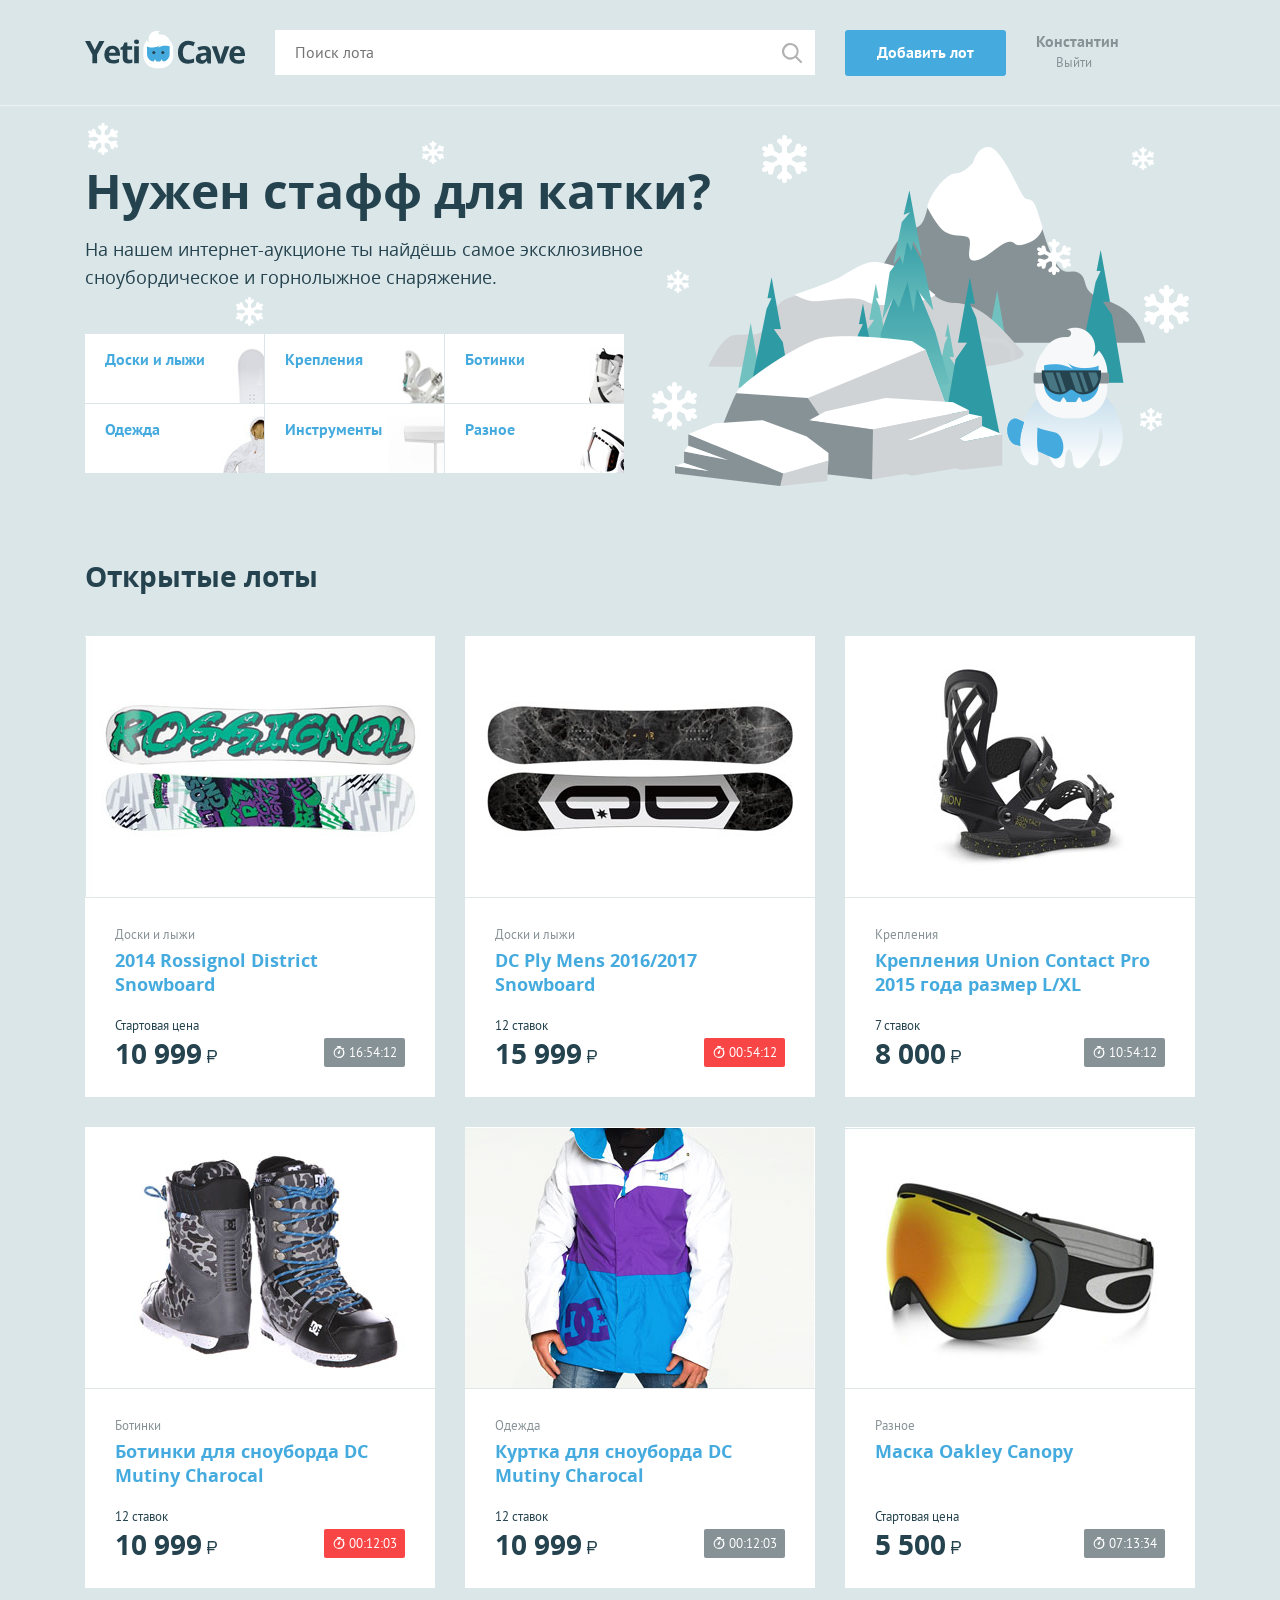
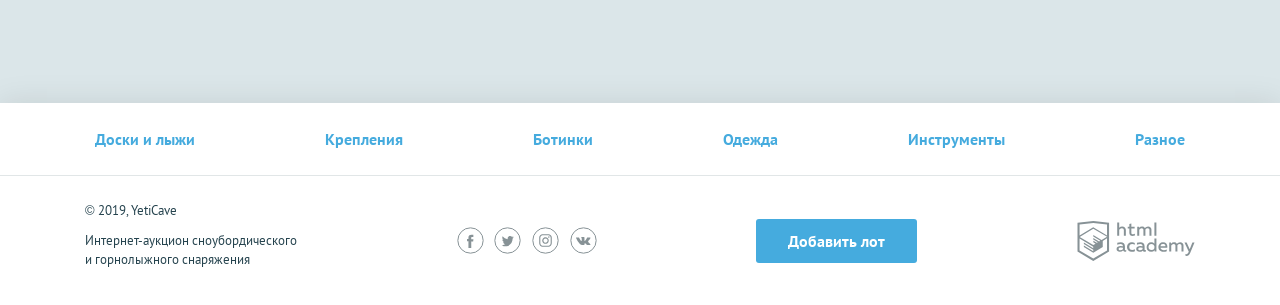
<file: markup/index.html>
<!DOCTYPE html>
<html lang="ru">
<head>
  <meta charset="UTF-8">
  <title>Главная</title>
  <link href="../assets/css/normalize.min.css" rel="stylesheet">
  <link href="../assets/css/style.css" rel="stylesheet">
</head>
<body>

<div class="page-wrapper">

  <header class="main-header">
    <div class="main-header__container container">
      <h1 class="visually-hidden">YetiCave</h1>
      <a class="main-header__logo">
        <img src="../assets/img/logo.svg" width="160" height="39" alt="Логотип компании YetiCave">
      </a>
      <form class="main-header__search" method="get" action="https://echo.htmlacademy.ru" autocomplete="off">
        <input type="search" name="search" placeholder="Поиск лота">
        <input class="main-header__search-btn" type="submit" name="find" value="Найти">
      </form>
      <a class="main-header__add-lot button" href="add-lot.html">Добавить лот</a>
      <nav class="user-menu">
        <div class="user-menu__logged">
          <p>Константин</p>
          <a href="login.html">Выйти</a>
        </div>
      </nav>
    </div>
  </header>

  <main class="container">
    <section class="promo">
      <h2 class="promo__title">Нужен стафф для катки?</h2>
      <p class="promo__text">На нашем интернет-аукционе ты найдёшь самое эксклюзивное сноубордическое и горнолыжное снаряжение.</p>
      <ul class="promo__list">
        <li class="promo__item promo__item--boards">
          <a class="promo__link" href="all-lots.html">Доски и лыжи</a>
        </li>
        <li class="promo__item promo__item--attachment">
          <a class="promo__link" href="all-lots.html">Крепления</a>
        </li>
        <li class="promo__item promo__item--boots">
          <a class="promo__link" href="all-lots.html">Ботинки</a>
        </li>
        <li class="promo__item promo__item--clothing">
          <a class="promo__link" href="all-lots.html">Одежда</a>
        </li>
        <li class="promo__item promo__item--tools">
          <a class="promo__link" href="all-lots.html">Инструменты</a>
        </li>
        <li class="promo__item promo__item--other">
          <a class="promo__link" href="all-lots.html">Разное</a>
        </li>
      </ul>
    </section>
    <section class="lots">
      <div class="lots__header">
        <h2>Открытые лоты</h2>
      </div>
      <ul class="lots__list">
        <li class="lots__item lot">
          <div class="lot__image">
            <img src="../assets/img/lot-1.jpg" width="350" height="260" alt="Сноуборд">
          </div>
          <div class="lot__info">
            <span class="lot__category">Доски и лыжи</span>
            <h3 class="lot__title"><a class="text-link" href="lot.html">2014 Rossignol District Snowboard</a></h3>
            <div class="lot__state">
              <div class="lot__rate">
                <span class="lot__amount">Стартовая цена</span>
                <span class="lot__cost">10 999<b class="rub">р</b></span>
              </div>
              <div class="lot__timer timer">
                16:54:12
              </div>
            </div>
          </div>
        </li>
        <li class="lots__item lot">
          <div class="lot__image">
            <img src="../assets/img/lot-2.jpg" width="350" height="260" alt="Сноуборд">
          </div>
          <div class="lot__info">
            <span class="lot__category">Доски и лыжи</span>
            <h3 class="lot__title"><a class="text-link" href="lot.html">DC Ply Mens 2016/2017 Snowboard</a></h3>
            <div class="lot__state">
              <div class="lot__rate">
                <span class="lot__amount">12 ставок</span>
                <span class="lot__cost">15 999<b class="rub">р</b></span>
              </div>
              <div class="lot__timer timer timer--finishing">
                00:54:12
              </div>
            </div>
          </div>
        </li>
        <li class="lots__item lot">
          <div class="lot__image">
            <img src="../assets/img/lot-3.jpg" width="350" height="260" alt="Крепления">
          </div>
          <div class="lot__info">
            <span class="lot__category">Крепления</span>
            <h3 class="lot__title"><a class="text-link" href="lot.html">Крепления Union Contact Pro 2015 года размер L/XL</a></h3>
            <div class="lot__state">
              <div class="lot__rate">
                <span class="lot__amount">7 ставок</span>
                <span class="lot__cost">8 000<b class="rub">р</b></span>
              </div>
              <div class="lot__timer timer">
                10:54:12
              </div>
            </div>
          </div>
        </li>
        <li class="lots__item lot">
          <div class="lot__image">
            <img src="../assets/img/lot-4.jpg" width="350" height="260" alt="Ботинки">
          </div>
          <div class="lot__info">
            <span class="lot__category">Ботинки</span>
            <h3 class="lot__title"><a class="text-link" href="lot.html">Ботинки для сноуборда DC Mutiny Charocal</a></h3>
            <div class="lot__state">
              <div class="lot__rate">
                <span class="lot__amount">12 ставок</span>
                <span class="lot__cost">10 999<b class="rub">р</b></span>
              </div>
              <div class="lot__timer timer timer--finishing">
                00:12:03
              </div>
            </div>
          </div>
        </li>
        <li class="lots__item lot">
          <div class="lot__image">
            <img src="../assets/img/lot-5.jpg" width="350" height="260" alt="Куртка">
          </div>
          <div class="lot__info">
            <span class="lot__category">Одежда</span>
            <h3 class="lot__title"><a class="text-link" href="lot.html">Куртка для сноуборда DC Mutiny Charocal</a></h3>
            <div class="lot__state">
              <div class="lot__rate">
                <span class="lot__amount">12 ставок</span>
                <span class="lot__cost">10 999<b class="rub">р</b></span>
              </div>
              <div class="lot__timer timer">
                00:12:03
              </div>
            </div>
          </div>
        </li>
        <li class="lots__item lot">
          <div class="lot__image">
            <img src="../assets/img/lot-6.jpg" width="350" height="260" alt="Маска">
          </div>
          <div class="lot__info">
            <span class="lot__category">Разное</span>
            <h3 class="lot__title"><a class="text-link" href="lot.html">Маска Oakley Canopy</a></h3>
            <div class="lot__state">
              <div class="lot__rate">
                <span class="lot__amount">Стартовая цена</span>
                <span class="lot__cost">5 500<b class="rub">р</b></span>
              </div>
              <div class="lot__timer timer">
                07:13:34
              </div>
            </div>
          </div>
        </li>
      </ul>
    </section>
  </main>

</div>

<footer class="main-footer">
  <nav class="nav">
    <ul class="nav__list container">
      <li class="nav__item">
        <a href="all-lots.html">Доски и лыжи</a>
      </li>
      <li class="nav__item">
        <a href="all-lots.html">Крепления</a>
      </li>
      <li class="nav__item">
        <a href="all-lots.html">Ботинки</a>
      </li>
      <li class="nav__item">
        <a href="all-lots.html">Одежда</a>
      </li>
      <li class="nav__item">
        <a href="all-lots.html">Инструменты</a>
      </li>
      <li class="nav__item">
        <a href="all-lots.html">Разное</a>
      </li>
    </ul>
  </nav>
  <div class="main-footer__bottom container">
    <div class="main-footer__copyright">
      <p>© 2019, YetiCave</p>
      <p>Интернет-аукцион сноубордического и горнолыжного снаряжения</p>
    </div>
    <div class="main-footer__social social">
      <span class="visually-hidden">Мы в соцсетях:</span>
      <a class="social__link social__link--facebook" href="#">
        <span class="visually-hidden">Facebook</span>
        <svg width="27" height="27" viewBox="0 0 27 27" xmlns="http://www.w3.org/2000/svg"><circle stroke="#879296" fill="none" cx="13.5" cy="13.5" r="12.667"/><path fill="#879296" d="M14.26 20.983h-2.816v-6.626H10.04v-2.28h1.404v-1.364c0-1.862.79-2.922 3.04-2.922h1.87v2.28h-1.17c-.876 0-.972.322-.972.916v1.14h2.212l-.245 2.28h-1.92v6.625z"/></svg>
      </a>
      <span class="visually-hidden">,</span>
      <a class="social__link social__link--twitter" href="#">
        <span class="visually-hidden">Twitter</span>
        <svg width="27" height="27" viewBox="0 0 27 27" xmlns="http://www.w3.org/2000/svg"><circle stroke="#879296" fill="none" cx="13.5" cy="13.5" r="12.687"/><path fill="#879296" d="M18.38 10.572c.525-.336.913-.848 1.092-1.445-.485.305-1.02.52-1.58.635-.458-.525-1.12-.827-1.816-.83-1.388.063-2.473 1.226-2.44 2.615-.002.2.02.4.06.596-2.017-.144-3.87-1.16-5.076-2.78-.22.403-.335.856-.332 1.315-.01.865.403 1.68 1.104 2.188-.397-.016-.782-.13-1.123-.333-.03 1.207.78 2.272 1.95 2.567-.21.06-.43.09-.653.088-.155.015-.313.015-.47 0 .3 1.045 1.238 1.777 2.324 1.815-.864.724-1.956 1.12-3.083 1.122-.198.013-.397.013-.595 0 1.12.767 2.447 1.18 3.805 1.182 4.57 0 7.066-3.992 7.066-7.456v-.34c.49-.375.912-.835 1.24-1.357-.465.218-.963.36-1.473.42z"/></svg>
      </a>
      <span class="visually-hidden">,</span>
      <a class="social__link social__link--instagram" href="#">
        <span class="visually-hidden">Instagram</span>
        <svg width="27" height="27" viewBox="0 0 27 27" xmlns="http://www.w3.org/2000/svg"><circle stroke="#879296" fill="none" cx="13.5" cy="13.5" r="12.687"/><path fill="#879296" d="M13.5 8.3h2.567c.403.002.803.075 1.18.213.552.213.988.65 1.2 1.2.14.38.213.778.216 1.18v5.136c-.003.403-.076.803-.215 1.18-.213.552-.65.988-1.2 1.2-.378.14-.778.213-1.18.216h-5.135c-.403-.003-.802-.076-1.18-.215-.552-.214-.988-.65-1.2-1.2-.14-.38-.212-.78-.215-1.182V13.46v-2.566c.003-.403.076-.802.214-1.18.213-.552.65-.988 1.2-1.2.38-.14.778-.212 1.18-.215H13.5m0-1.143h-2.616c-.526.01-1.048.108-1.54.292-.853.33-1.527 1-1.856 1.854-.184.493-.283 1.014-.292 1.542v5.232c.01.526.108 1.048.292 1.54.33.853 1.003 1.527 1.855 1.856.493.184 1.015.283 1.54.293H16.117c.527-.01 1.048-.11 1.54-.293.854-.33 1.527-1.003 1.856-1.855.184-.493.283-1.015.293-1.54V13.46v-2.614c-.01-.528-.11-1.05-.293-1.542-.33-.853-1.002-1.525-1.855-1.855-.493-.185-1.014-.283-1.54-.293-.665.01-.89 0-2.617 0zm0 3.093c-2.51.007-4.07 2.73-2.808 4.898 1.26 2.17 4.398 2.16 5.645-.017.285-.495.434-1.058.433-1.63-.006-1.8-1.47-3.256-3.27-3.25zm0 5.378c-1.63-.007-2.64-1.777-1.82-3.185.823-1.41 2.86-1.4 3.67.017.18.316.276.675.278 1.04.006 1.177-.95 2.133-2.128 2.128zm4.118-5.524c0 .58-.626.94-1.127.65-.5-.29-.5-1.012 0-1.3.116-.067.245-.102.378-.102.418-.005.76.333.76.752z"/></svg>
      </a>
      <span class="visually-hidden">,</span>
      <a class="social__link social__link--vkontakte" href="#">
        <span class="visually-hidden">Вконтакте</span>
        <svg width="27" height="27" viewBox="0 0 27 27" xmlns="http://www.w3.org/2000/svg"><circle stroke="#879296" fill="none" cx="13.5" cy="13.5" r="12.666"/><path fill="#879296" d="M13.92 18.07c.142-.016.278-.074.39-.166.077-.107.118-.237.116-.37 0 0 0-1.13.516-1.296.517-.165 1.208 1.09 1.95 1.58.276.213.624.314.973.28h1.95s.973-.057.525-.837c-.38-.62-.865-1.17-1.432-1.626-1.208-1.1-1.043-.916.41-2.816.886-1.16 1.236-1.86 1.13-2.163-.108-.302-.76-.214-.76-.214h-2.164c-.092-.026-.19-.026-.282 0-.083.058-.15.135-.195.225-.224.57-.49 1.125-.8 1.656-.973 1.61-1.344 1.697-1.51 1.59-.37-.234-.272-.975-.272-1.433 0-1.56.243-2.202-.468-2.377-.32-.075-.647-.108-.974-.098-.604-.052-1.213.01-1.793.186-.243.116-.438.38-.32.4.245.018.474.13.642.31.152.303.225.638.214.975 0 0 .127 1.832-.302 2.056-.43.223-.692-.167-1.55-1.618-.29-.506-.547-1.03-.77-1.57-.038-.09-.098-.17-.174-.233-.1-.065-.214-.108-.332-.128H6.485s-.312 0-.42.137c-.106.135 0 .36 0 .36.87 2 2.022 3.868 3.42 5.543.923.996 2.21 1.573 3.567 1.598z"/></svg>
      </a>
    </div>
    <a class="main-footer__add-lot button" href="add-lot.html">Добавить лот</a>
    <div class="main-footer__developed-by">
      <span class="visually-hidden">Разработано:</span>
      <a class="logo-academy" href="https://htmlacademy.ru/intensive/php">
        <span class="visually-hidden">HTML Academy</span>
        <svg width="118" height="40" xmlns="http://www.w3.org/2000/svg" viewBox="0 0 117.01 40">
          <path fill="#879296"
                d="M280.33,109.39a2.14,2.14,0,0,1-.6.11.59.59,0,0,1-.66-.66v-3.24c0-2.73-1.62-4-4.18-4a11.08,11.08,0,0,0-3.47.6v1.85a8.05,8.05,0,0,1,3.26-.7c1.54,0,2.37.79,2.37,1.92v.32a12,12,0,0,0-2.36-.26c-1.88,0-4,.72-4,3,0,1.87,1.53,2.77,3.17,2.77a5.25,5.25,0,0,0,3.41-1.17,1.81,1.81,0,0,0,1.81,1.06,3.52,3.52,0,0,0,1.28-.23v-1.45Zm-3.28-.85a3.68,3.68,0,0,1-2.62,1.07c-.9,0-1.7-.45-1.7-1.34,0-1.13,1.21-1.49,2.36-1.49a10.56,10.56,0,0,1,2,.23v1.53Zm9,2.64a6.81,6.81,0,0,0,3-.62V108.7a5.44,5.44,0,0,1-2.64.7,3,3,0,1,1,0-6,4.42,4.42,0,0,1,2.51.75v-1.85a5.47,5.47,0,0,0-2.79-.7,4.69,4.69,0,0,0-5,4.84,4.57,4.57,0,0,0,4.88,4.69Zm8.29-5.8c-1.88,0-4,.72-4,3,0,1.87,1.53,2.77,3.17,2.77a5.25,5.25,0,0,0,3.41-1.17,1.81,1.81,0,0,0,1.81,1.05,3.54,3.54,0,0,0,1.28-.23v-1.45a2.13,2.13,0,0,1-.6.11.59.59,0,0,1-.66-.66v-3.24c0-2.73-1.62-4-4.18-4a11.08,11.08,0,0,0-3.47.6v1.85a8.05,8.05,0,0,1,3.26-.7c1.55,0,2.37.79,2.37,1.92v.32a12,12,0,0,0-2.36-.26Zm2.36,3.17a3.68,3.68,0,0,1-2.62,1.07c-.9,0-1.7-.45-1.7-1.34,0-1.13,1.21-1.49,2.36-1.49a10.56,10.56,0,0,1,2,.23v1.53Zm4.11-2.13a4.49,4.49,0,0,0,4.48,4.77,4.21,4.21,0,0,0,3.47-1.68v1.43h1.81V97.75h-2v5.31a4.19,4.19,0,0,0-3.26-1.41,4.49,4.49,0,0,0-4.48,4.77Zm7.73-1.11v2.2a3.15,3.15,0,0,1-2.88,1.9,3,3,0,0,1,0-6,3.16,3.16,0,0,1,2.88,1.88Zm9.12,5.88a7.75,7.75,0,0,0,3.24-.62v-1.73a6.62,6.62,0,0,1-2.86.64c-1.66,0-3.24-.68-3.47-2.3h6.8c.58-2.62-.66-5.52-4.26-5.52a4.53,4.53,0,0,0-4.58,4.77c0,3.18,2.36,4.77,5.13,4.77Zm-.45-7.86a2.13,2.13,0,0,1,2.36,2.34h-5a2.47,2.47,0,0,1,2.66-2.34Zm18.43,2v5.6h2v-5.65a3.32,3.32,0,0,0-3.43-3.64A4.48,4.48,0,0,0,331,103.1a3.09,3.09,0,0,0-2.83-1.45,4.13,4.13,0,0,0-3,1.38v-1.13h-1.79v9h2v-6.11a3.21,3.21,0,0,1,2.39-1.39,1.72,1.72,0,0,1,1.79,1.9v5.6h2v-5.65c0-.21,0-.41,0-.62a3,3,0,0,1,2.24-1.22,1.72,1.72,0,0,1,1.79,1.9Zm13-3.45h-2.11l-2.69,6.82-3.05-6.82h-2.15l4.3,9.12-.19.45c-.53,1.41-1.26,2.11-2.24,2.11a3.13,3.13,0,0,1-.92-.13v1.71a5.12,5.12,0,0,0,1.19.15c1.38,0,2.66-.79,3.64-3.15l4.24-10.27ZM273.33,89.11a3.18,3.18,0,0,1,2.53-1.51A2,2,0,0,1,278,89.77V95.1h2v-5.6a3.52,3.52,0,0,0-3.73-3.69,4.12,4.12,0,0,0-2.92,1.24V81.91h-2V95.1h2v-6Zm10.18,3.24c0,2.11,1.36,3,3.11,3a7.39,7.39,0,0,0,2.43-.4V93.2a4.87,4.87,0,0,1-1.83.36c-1.17,0-1.72-.4-1.72-1.58V87.83h3.28V86.06h-3.28V82.84l-2,.49v2.73h-1.62v1.77h1.62v4.52ZM293.38,89a3.21,3.21,0,0,1,2.39-1.39,1.72,1.72,0,0,1,1.79,1.9v5.6h2V89.45c0-.21,0-.41,0-.62a3,3,0,0,1,2.24-1.22,1.72,1.72,0,0,1,1.79,1.9v5.6h2V89.45a3.32,3.32,0,0,0-3.43-3.64A4.47,4.47,0,0,0,299,87.26a3.09,3.09,0,0,0-2.83-1.45,4.13,4.13,0,0,0-3,1.38V86.06h-1.79v9h2V89Zm15.16-7.09h2V95.1h-2Zm-61.11-1.57L231.64,82v28.95l15.79,9.4,15.79-9.4V82L247.6,80.35l-.17,0Zm13.73,29.43-13.73,8.17-13.73-8.17V97.9L247.37,106l0,1.47L238,101.93v1.43l9.41,5.66,0,1.51-9.41-5.6v1.43l9.41,5.66,9.5-5.69V104.9h0v-4.67l4.23-2.53v12.06Zm0-13.6-3.76,2.21-1.73,1-8.27-4.92v1.43l7.07,4.2-.06,0-.15.09-1,.59-5.83-3.47v1.43l4.61,2.74-1.09.73,0,0-3.48-2v1.43l2.28,1.34-2.33,1.4-13.6-8.08,13.62-8.19h0l13.79,8Zm0-1.44-13.8-8.14h0l-13.65,8.13V83.85l13.73-1.44,13.73,1.44V94.72Z"
                transform="translate(-231.64 -80.34)"/>
        </svg>
      </a>
    </div>
  </div>
</footer>

</body>
</html>
</file>
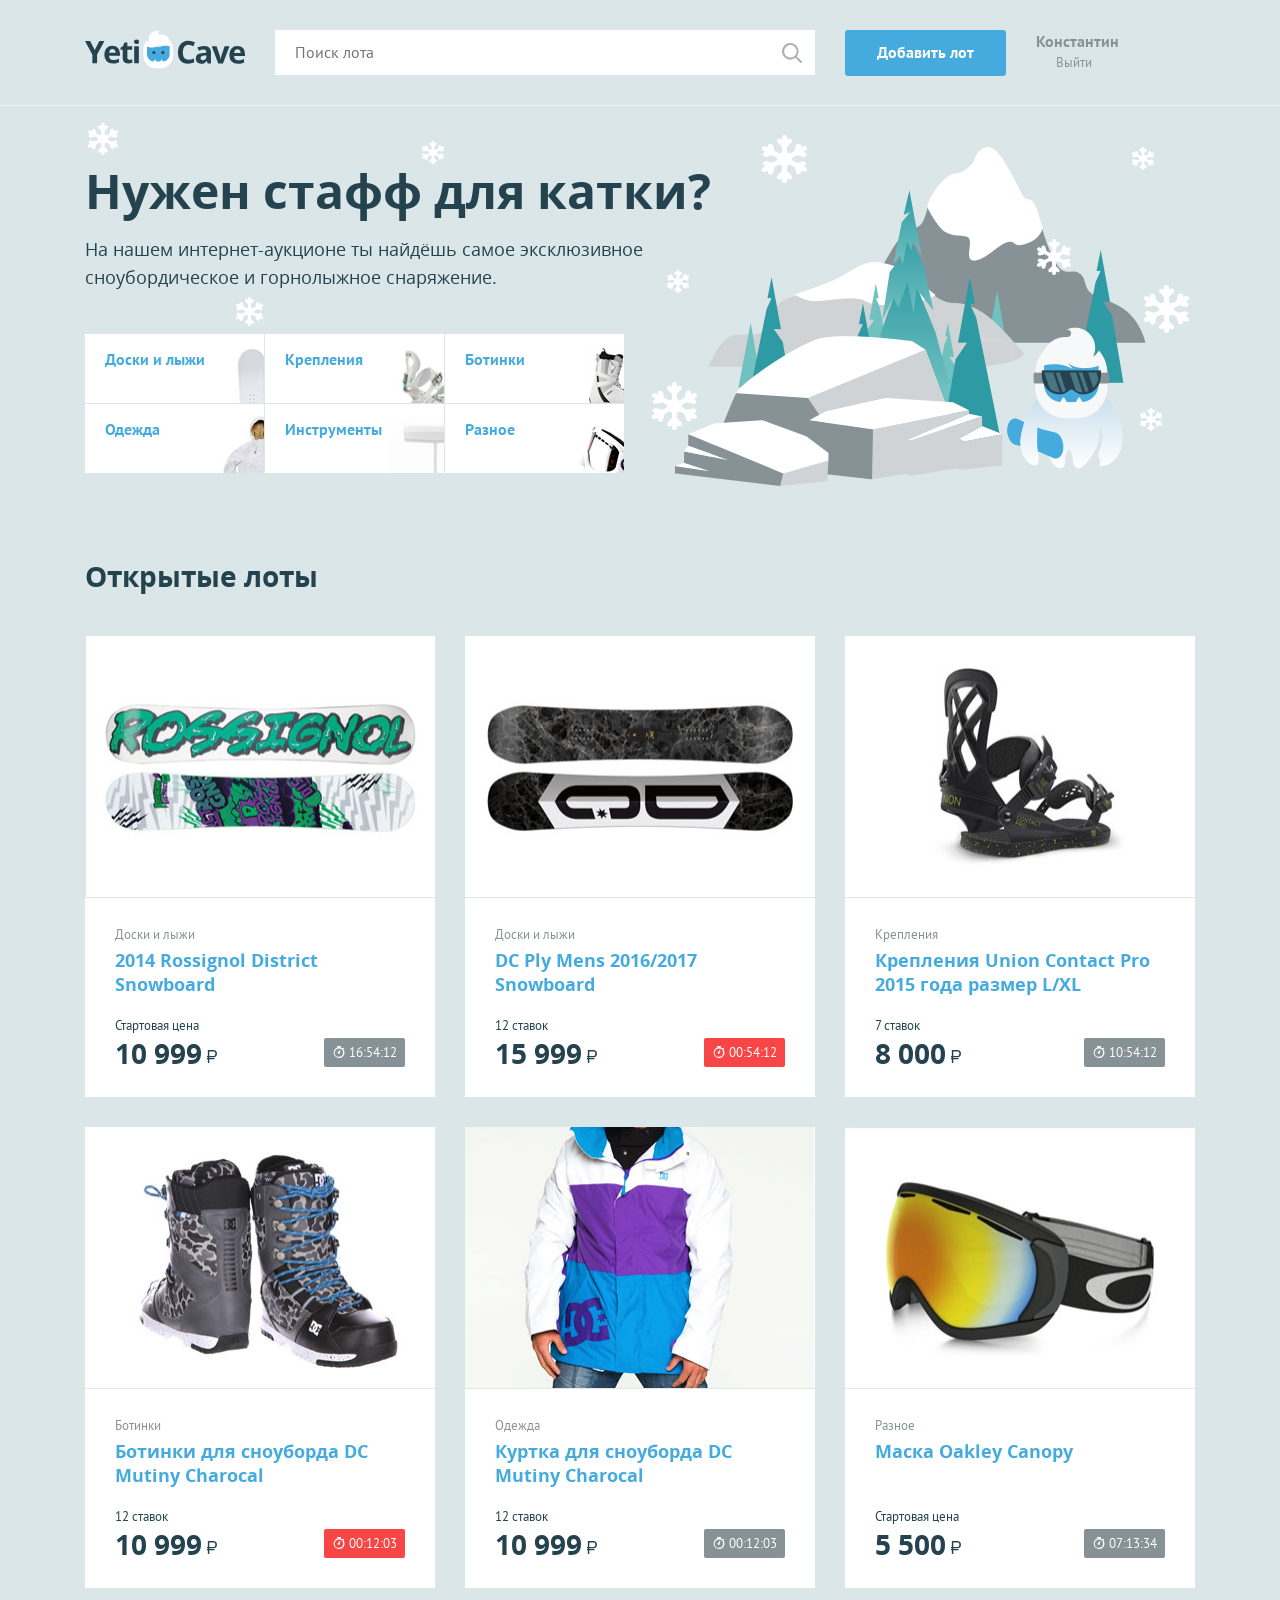
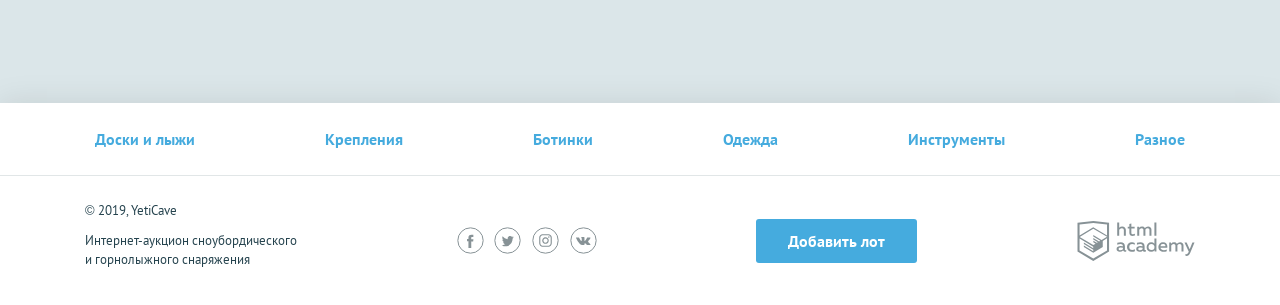
<file: www/pages/index.html>
<!DOCTYPE html>
<html lang="ru">
<head>
  <meta charset="UTF-8">
  <title>Главная</title>
  <link href="../css/normalize.min.css" rel="stylesheet">
  <link href="../css/style.css" rel="stylesheet">
</head>
<body>

<div class="page-wrapper">

  <header class="main-header">
    <div class="main-header__container container">
      <h1 class="visually-hidden">YetiCave</h1>
      <a class="main-header__logo">
        <img src="../img/logo.svg" width="160" height="39" alt="Логотип компании YetiCave">
      </a>
      <form class="main-header__search" method="get" action="https://echo.htmlacademy.ru" autocomplete="off">
        <input type="search" name="search" placeholder="Поиск лота">
        <input class="main-header__search-btn" type="submit" name="find" value="Найти">
      </form>
      <a class="main-header__add-lot button" href="add-lot.html">Добавить лот</a>
      <nav class="user-menu">
        <div class="user-menu__logged">
          <p>Константин</p>
          <a href="login.html">Выйти</a>
        </div>
      </nav>
    </div>
  </header>

  <main class="container">
    <section class="promo">
      <h2 class="promo__title">Нужен стафф для катки?</h2>
      <p class="promo__text">На нашем интернет-аукционе ты найдёшь самое эксклюзивное сноубордическое и горнолыжное снаряжение.</p>
      <ul class="promo__list">
        <li class="promo__item promo__item--boards">
          <a class="promo__link" href="all-lots.html">Доски и лыжи</a>
        </li>
        <li class="promo__item promo__item--attachment">
          <a class="promo__link" href="all-lots.html">Крепления</a>
        </li>
        <li class="promo__item promo__item--boots">
          <a class="promo__link" href="all-lots.html">Ботинки</a>
        </li>
        <li class="promo__item promo__item--clothing">
          <a class="promo__link" href="all-lots.html">Одежда</a>
        </li>
        <li class="promo__item promo__item--tools">
          <a class="promo__link" href="all-lots.html">Инструменты</a>
        </li>
        <li class="promo__item promo__item--other">
          <a class="promo__link" href="all-lots.html">Разное</a>
        </li>
      </ul>
    </section>
    <section class="lots">
      <div class="lots__header">
        <h2>Открытые лоты</h2>
      </div>
      <ul class="lots__list">
        <li class="lots__item lot">
          <div class="lot__image">
            <img src="../img/lot-1.jpg" width="350" height="260" alt="Сноуборд">
          </div>
          <div class="lot__info">
            <span class="lot__category">Доски и лыжи</span>
            <h3 class="lot__title"><a class="text-link" href="lot.html">2014 Rossignol District Snowboard</a></h3>
            <div class="lot__state">
              <div class="lot__rate">
                <span class="lot__amount">Стартовая цена</span>
                <span class="lot__cost">10 999<b class="rub">р</b></span>
              </div>
              <div class="lot__timer timer">
                16:54:12
              </div>
            </div>
          </div>
        </li>
        <li class="lots__item lot">
          <div class="lot__image">
            <img src="../img/lot-2.jpg" width="350" height="260" alt="Сноуборд">
          </div>
          <div class="lot__info">
            <span class="lot__category">Доски и лыжи</span>
            <h3 class="lot__title"><a class="text-link" href="lot.html">DC Ply Mens 2016/2017 Snowboard</a></h3>
            <div class="lot__state">
              <div class="lot__rate">
                <span class="lot__amount">12 ставок</span>
                <span class="lot__cost">15 999<b class="rub">р</b></span>
              </div>
              <div class="lot__timer timer timer--finishing">
                00:54:12
              </div>
            </div>
          </div>
        </li>
        <li class="lots__item lot">
          <div class="lot__image">
            <img src="../img/lot-3.jpg" width="350" height="260" alt="Крепления">
          </div>
          <div class="lot__info">
            <span class="lot__category">Крепления</span>
            <h3 class="lot__title"><a class="text-link" href="lot.html">Крепления Union Contact Pro 2015 года размер L/XL</a></h3>
            <div class="lot__state">
              <div class="lot__rate">
                <span class="lot__amount">7 ставок</span>
                <span class="lot__cost">8 000<b class="rub">р</b></span>
              </div>
              <div class="lot__timer timer">
                10:54:12
              </div>
            </div>
          </div>
        </li>
        <li class="lots__item lot">
          <div class="lot__image">
            <img src="../img/lot-4.jpg" width="350" height="260" alt="Ботинки">
          </div>
          <div class="lot__info">
            <span class="lot__category">Ботинки</span>
            <h3 class="lot__title"><a class="text-link" href="lot.html">Ботинки для сноуборда DC Mutiny Charocal</a></h3>
            <div class="lot__state">
              <div class="lot__rate">
                <span class="lot__amount">12 ставок</span>
                <span class="lot__cost">10 999<b class="rub">р</b></span>
              </div>
              <div class="lot__timer timer timer--finishing">
                00:12:03
              </div>
            </div>
          </div>
        </li>
        <li class="lots__item lot">
          <div class="lot__image">
            <img src="../img/lot-5.jpg" width="350" height="260" alt="Куртка">
          </div>
          <div class="lot__info">
            <span class="lot__category">Одежда</span>
            <h3 class="lot__title"><a class="text-link" href="lot.html">Куртка для сноуборда DC Mutiny Charocal</a></h3>
            <div class="lot__state">
              <div class="lot__rate">
                <span class="lot__amount">12 ставок</span>
                <span class="lot__cost">10 999<b class="rub">р</b></span>
              </div>
              <div class="lot__timer timer">
                00:12:03
              </div>
            </div>
          </div>
        </li>
        <li class="lots__item lot">
          <div class="lot__image">
            <img src="../img/lot-6.jpg" width="350" height="260" alt="Маска">
          </div>
          <div class="lot__info">
            <span class="lot__category">Разное</span>
            <h3 class="lot__title"><a class="text-link" href="lot.html">Маска Oakley Canopy</a></h3>
            <div class="lot__state">
              <div class="lot__rate">
                <span class="lot__amount">Стартовая цена</span>
                <span class="lot__cost">5 500<b class="rub">р</b></span>
              </div>
              <div class="lot__timer timer">
                07:13:34
              </div>
            </div>
          </div>
        </li>
      </ul>
    </section>
  </main>

</div>

<footer class="main-footer">
  <nav class="nav">
    <ul class="nav__list container">
      <li class="nav__item">
        <a href="all-lots.html">Доски и лыжи</a>
      </li>
      <li class="nav__item">
        <a href="all-lots.html">Крепления</a>
      </li>
      <li class="nav__item">
        <a href="all-lots.html">Ботинки</a>
      </li>
      <li class="nav__item">
        <a href="all-lots.html">Одежда</a>
      </li>
      <li class="nav__item">
        <a href="all-lots.html">Инструменты</a>
      </li>
      <li class="nav__item">
        <a href="all-lots.html">Разное</a>
      </li>
    </ul>
  </nav>
  <div class="main-footer__bottom container">
    <div class="main-footer__copyright">
      <p>© 2019, YetiCave</p>
      <p>Интернет-аукцион сноубордического и горнолыжного снаряжения</p>
    </div>
    <div class="main-footer__social social">
      <span class="visually-hidden">Мы в соцсетях:</span>
      <a class="social__link social__link--facebook" href="#">
        <span class="visually-hidden">Facebook</span>
        <svg width="27" height="27" viewBox="0 0 27 27" xmlns="http://www.w3.org/2000/svg"><circle stroke="#879296" fill="none" cx="13.5" cy="13.5" r="12.667"/><path fill="#879296" d="M14.26 20.983h-2.816v-6.626H10.04v-2.28h1.404v-1.364c0-1.862.79-2.922 3.04-2.922h1.87v2.28h-1.17c-.876 0-.972.322-.972.916v1.14h2.212l-.245 2.28h-1.92v6.625z"/></svg>
      </a>
      <span class="visually-hidden">,</span>
      <a class="social__link social__link--twitter" href="#">
        <span class="visually-hidden">Twitter</span>
        <svg width="27" height="27" viewBox="0 0 27 27" xmlns="http://www.w3.org/2000/svg"><circle stroke="#879296" fill="none" cx="13.5" cy="13.5" r="12.687"/><path fill="#879296" d="M18.38 10.572c.525-.336.913-.848 1.092-1.445-.485.305-1.02.52-1.58.635-.458-.525-1.12-.827-1.816-.83-1.388.063-2.473 1.226-2.44 2.615-.002.2.02.4.06.596-2.017-.144-3.87-1.16-5.076-2.78-.22.403-.335.856-.332 1.315-.01.865.403 1.68 1.104 2.188-.397-.016-.782-.13-1.123-.333-.03 1.207.78 2.272 1.95 2.567-.21.06-.43.09-.653.088-.155.015-.313.015-.47 0 .3 1.045 1.238 1.777 2.324 1.815-.864.724-1.956 1.12-3.083 1.122-.198.013-.397.013-.595 0 1.12.767 2.447 1.18 3.805 1.182 4.57 0 7.066-3.992 7.066-7.456v-.34c.49-.375.912-.835 1.24-1.357-.465.218-.963.36-1.473.42z"/></svg>
      </a>
      <span class="visually-hidden">,</span>
      <a class="social__link social__link--instagram" href="#">
        <span class="visually-hidden">Instagram</span>
        <svg width="27" height="27" viewBox="0 0 27 27" xmlns="http://www.w3.org/2000/svg"><circle stroke="#879296" fill="none" cx="13.5" cy="13.5" r="12.687"/><path fill="#879296" d="M13.5 8.3h2.567c.403.002.803.075 1.18.213.552.213.988.65 1.2 1.2.14.38.213.778.216 1.18v5.136c-.003.403-.076.803-.215 1.18-.213.552-.65.988-1.2 1.2-.378.14-.778.213-1.18.216h-5.135c-.403-.003-.802-.076-1.18-.215-.552-.214-.988-.65-1.2-1.2-.14-.38-.212-.78-.215-1.182V13.46v-2.566c.003-.403.076-.802.214-1.18.213-.552.65-.988 1.2-1.2.38-.14.778-.212 1.18-.215H13.5m0-1.143h-2.616c-.526.01-1.048.108-1.54.292-.853.33-1.527 1-1.856 1.854-.184.493-.283 1.014-.292 1.542v5.232c.01.526.108 1.048.292 1.54.33.853 1.003 1.527 1.855 1.856.493.184 1.015.283 1.54.293H16.117c.527-.01 1.048-.11 1.54-.293.854-.33 1.527-1.003 1.856-1.855.184-.493.283-1.015.293-1.54V13.46v-2.614c-.01-.528-.11-1.05-.293-1.542-.33-.853-1.002-1.525-1.855-1.855-.493-.185-1.014-.283-1.54-.293-.665.01-.89 0-2.617 0zm0 3.093c-2.51.007-4.07 2.73-2.808 4.898 1.26 2.17 4.398 2.16 5.645-.017.285-.495.434-1.058.433-1.63-.006-1.8-1.47-3.256-3.27-3.25zm0 5.378c-1.63-.007-2.64-1.777-1.82-3.185.823-1.41 2.86-1.4 3.67.017.18.316.276.675.278 1.04.006 1.177-.95 2.133-2.128 2.128zm4.118-5.524c0 .58-.626.94-1.127.65-.5-.29-.5-1.012 0-1.3.116-.067.245-.102.378-.102.418-.005.76.333.76.752z"/></svg>
      </a>
      <span class="visually-hidden">,</span>
      <a class="social__link social__link--vkontakte" href="#">
        <span class="visually-hidden">Вконтакте</span>
        <svg width="27" height="27" viewBox="0 0 27 27" xmlns="http://www.w3.org/2000/svg"><circle stroke="#879296" fill="none" cx="13.5" cy="13.5" r="12.666"/><path fill="#879296" d="M13.92 18.07c.142-.016.278-.074.39-.166.077-.107.118-.237.116-.37 0 0 0-1.13.516-1.296.517-.165 1.208 1.09 1.95 1.58.276.213.624.314.973.28h1.95s.973-.057.525-.837c-.38-.62-.865-1.17-1.432-1.626-1.208-1.1-1.043-.916.41-2.816.886-1.16 1.236-1.86 1.13-2.163-.108-.302-.76-.214-.76-.214h-2.164c-.092-.026-.19-.026-.282 0-.083.058-.15.135-.195.225-.224.57-.49 1.125-.8 1.656-.973 1.61-1.344 1.697-1.51 1.59-.37-.234-.272-.975-.272-1.433 0-1.56.243-2.202-.468-2.377-.32-.075-.647-.108-.974-.098-.604-.052-1.213.01-1.793.186-.243.116-.438.38-.32.4.245.018.474.13.642.31.152.303.225.638.214.975 0 0 .127 1.832-.302 2.056-.43.223-.692-.167-1.55-1.618-.29-.506-.547-1.03-.77-1.57-.038-.09-.098-.17-.174-.233-.1-.065-.214-.108-.332-.128H6.485s-.312 0-.42.137c-.106.135 0 .36 0 .36.87 2 2.022 3.868 3.42 5.543.923.996 2.21 1.573 3.567 1.598z"/></svg>
      </a>
    </div>
    <a class="main-footer__add-lot button" href="add-lot.html">Добавить лот</a>
    <div class="main-footer__developed-by">
      <span class="visually-hidden">Разработано:</span>
      <a class="logo-academy" href="https://htmlacademy.ru/intensive/php">
        <span class="visually-hidden">HTML Academy</span>
        <svg width="118" height="40" xmlns="http://www.w3.org/2000/svg" viewBox="0 0 117.01 40">
          <path fill="#879296"
                d="M280.33,109.39a2.14,2.14,0,0,1-.6.11.59.59,0,0,1-.66-.66v-3.24c0-2.73-1.62-4-4.18-4a11.08,11.08,0,0,0-3.47.6v1.85a8.05,8.05,0,0,1,3.26-.7c1.54,0,2.37.79,2.37,1.92v.32a12,12,0,0,0-2.36-.26c-1.88,0-4,.72-4,3,0,1.87,1.53,2.77,3.17,2.77a5.25,5.25,0,0,0,3.41-1.17,1.81,1.81,0,0,0,1.81,1.06,3.52,3.52,0,0,0,1.28-.23v-1.45Zm-3.28-.85a3.68,3.68,0,0,1-2.62,1.07c-.9,0-1.7-.45-1.7-1.34,0-1.13,1.21-1.49,2.36-1.49a10.56,10.56,0,0,1,2,.23v1.53Zm9,2.64a6.81,6.81,0,0,0,3-.62V108.7a5.44,5.44,0,0,1-2.64.7,3,3,0,1,1,0-6,4.42,4.42,0,0,1,2.51.75v-1.85a5.47,5.47,0,0,0-2.79-.7,4.69,4.69,0,0,0-5,4.84,4.57,4.57,0,0,0,4.88,4.69Zm8.29-5.8c-1.88,0-4,.72-4,3,0,1.87,1.53,2.77,3.17,2.77a5.25,5.25,0,0,0,3.41-1.17,1.81,1.81,0,0,0,1.81,1.05,3.54,3.54,0,0,0,1.28-.23v-1.45a2.13,2.13,0,0,1-.6.11.59.59,0,0,1-.66-.66v-3.24c0-2.73-1.62-4-4.18-4a11.08,11.08,0,0,0-3.47.6v1.85a8.05,8.05,0,0,1,3.26-.7c1.55,0,2.37.79,2.37,1.92v.32a12,12,0,0,0-2.36-.26Zm2.36,3.17a3.68,3.68,0,0,1-2.62,1.07c-.9,0-1.7-.45-1.7-1.34,0-1.13,1.21-1.49,2.36-1.49a10.56,10.56,0,0,1,2,.23v1.53Zm4.11-2.13a4.49,4.49,0,0,0,4.48,4.77,4.21,4.21,0,0,0,3.47-1.68v1.43h1.81V97.75h-2v5.31a4.19,4.19,0,0,0-3.26-1.41,4.49,4.49,0,0,0-4.48,4.77Zm7.73-1.11v2.2a3.15,3.15,0,0,1-2.88,1.9,3,3,0,0,1,0-6,3.16,3.16,0,0,1,2.88,1.88Zm9.12,5.88a7.75,7.75,0,0,0,3.24-.62v-1.73a6.62,6.62,0,0,1-2.86.64c-1.66,0-3.24-.68-3.47-2.3h6.8c.58-2.62-.66-5.52-4.26-5.52a4.53,4.53,0,0,0-4.58,4.77c0,3.18,2.36,4.77,5.13,4.77Zm-.45-7.86a2.13,2.13,0,0,1,2.36,2.34h-5a2.47,2.47,0,0,1,2.66-2.34Zm18.43,2v5.6h2v-5.65a3.32,3.32,0,0,0-3.43-3.64A4.48,4.48,0,0,0,331,103.1a3.09,3.09,0,0,0-2.83-1.45,4.13,4.13,0,0,0-3,1.38v-1.13h-1.79v9h2v-6.11a3.21,3.21,0,0,1,2.39-1.39,1.72,1.72,0,0,1,1.79,1.9v5.6h2v-5.65c0-.21,0-.41,0-.62a3,3,0,0,1,2.24-1.22,1.72,1.72,0,0,1,1.79,1.9Zm13-3.45h-2.11l-2.69,6.82-3.05-6.82h-2.15l4.3,9.12-.19.45c-.53,1.41-1.26,2.11-2.24,2.11a3.13,3.13,0,0,1-.92-.13v1.71a5.12,5.12,0,0,0,1.19.15c1.38,0,2.66-.79,3.64-3.15l4.24-10.27ZM273.33,89.11a3.18,3.18,0,0,1,2.53-1.51A2,2,0,0,1,278,89.77V95.1h2v-5.6a3.52,3.52,0,0,0-3.73-3.69,4.12,4.12,0,0,0-2.92,1.24V81.91h-2V95.1h2v-6Zm10.18,3.24c0,2.11,1.36,3,3.11,3a7.39,7.39,0,0,0,2.43-.4V93.2a4.87,4.87,0,0,1-1.83.36c-1.17,0-1.72-.4-1.72-1.58V87.83h3.28V86.06h-3.28V82.84l-2,.49v2.73h-1.62v1.77h1.62v4.52ZM293.38,89a3.21,3.21,0,0,1,2.39-1.39,1.72,1.72,0,0,1,1.79,1.9v5.6h2V89.45c0-.21,0-.41,0-.62a3,3,0,0,1,2.24-1.22,1.72,1.72,0,0,1,1.79,1.9v5.6h2V89.45a3.32,3.32,0,0,0-3.43-3.64A4.47,4.47,0,0,0,299,87.26a3.09,3.09,0,0,0-2.83-1.45,4.13,4.13,0,0,0-3,1.38V86.06h-1.79v9h2V89Zm15.16-7.09h2V95.1h-2Zm-61.11-1.57L231.64,82v28.95l15.79,9.4,15.79-9.4V82L247.6,80.35l-.17,0Zm13.73,29.43-13.73,8.17-13.73-8.17V97.9L247.37,106l0,1.47L238,101.93v1.43l9.41,5.66,0,1.51-9.41-5.6v1.43l9.41,5.66,9.5-5.69V104.9h0v-4.67l4.23-2.53v12.06Zm0-13.6-3.76,2.21-1.73,1-8.27-4.92v1.43l7.07,4.2-.06,0-.15.09-1,.59-5.83-3.47v1.43l4.61,2.74-1.09.73,0,0-3.48-2v1.43l2.28,1.34-2.33,1.4-13.6-8.08,13.62-8.19h0l13.79,8Zm0-1.44-13.8-8.14h0l-13.65,8.13V83.85l13.73-1.44,13.73,1.44V94.72Z"
                transform="translate(-231.64 -80.34)"/>
        </svg>
      </a>
    </div>
  </div>
</footer>

</body>
</html>
</file>
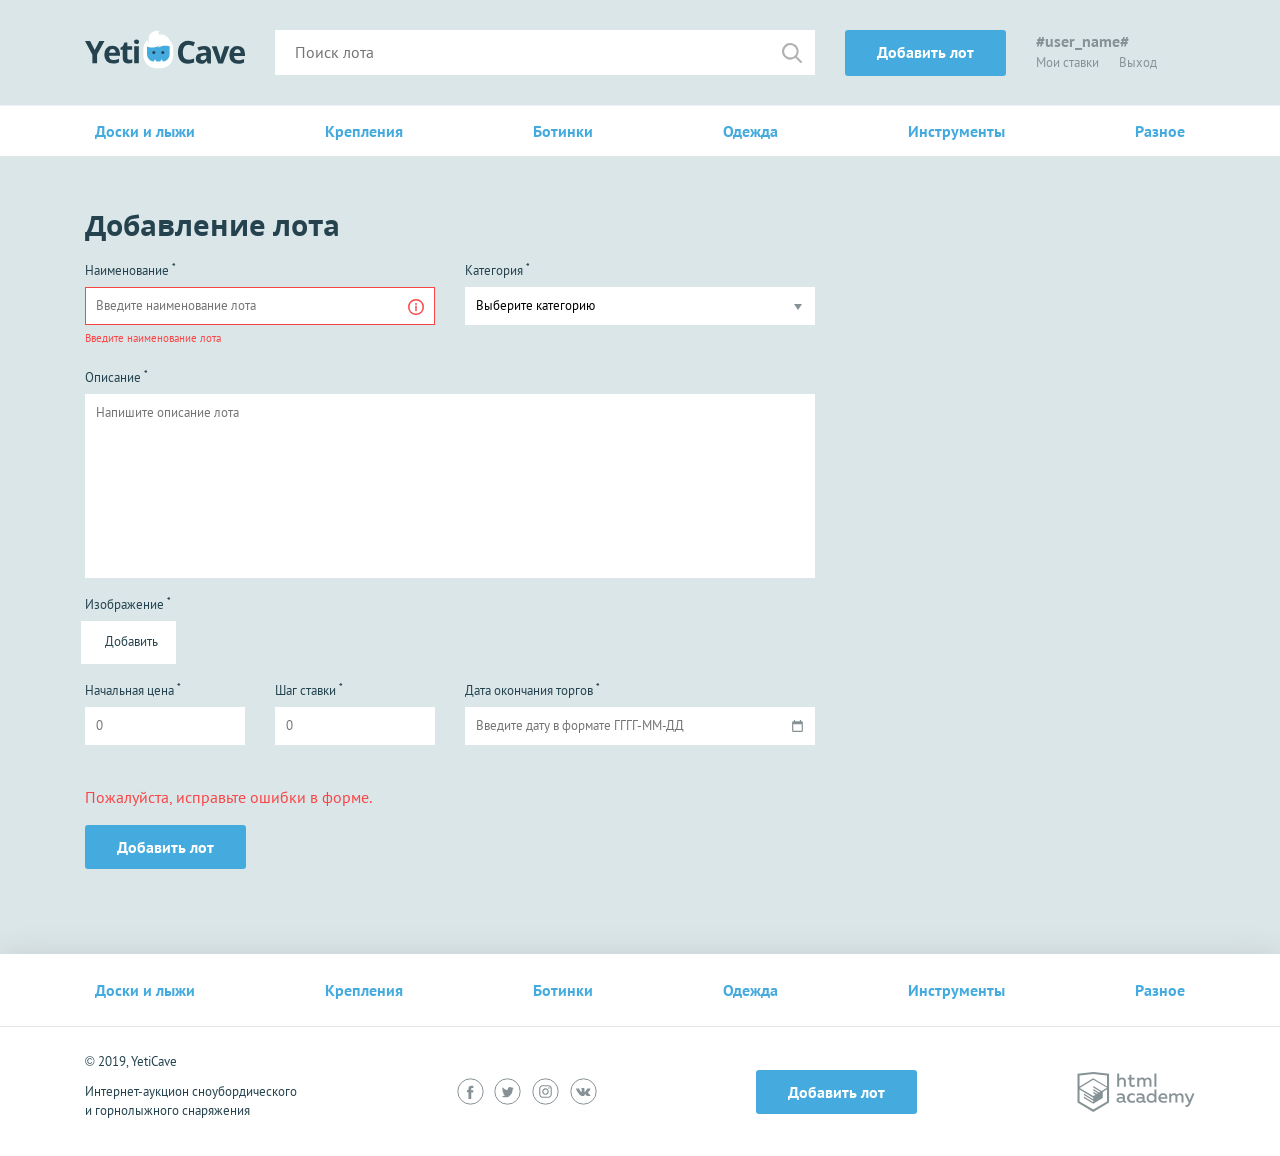
<file: markup/add-lot.html>
<!DOCTYPE html>
<html lang="ru">
<head>
  <meta charset="UTF-8">
  <title>Добавление лота</title>
  <link href="../assets/css/normalize.min.css" rel="stylesheet">
  <link href="../assets/css/style.css" rel="stylesheet">
  <link href="../assets/css/flatpickr.min.css" rel="stylesheet">
</head>
<body>

<div class="page-wrapper">

  <header class="main-header">
  <div class="main-header__container container">
    <h1 class="visually-hidden">YetiCave</h1>
    <a class="main-header__logo" href="index.html">
      <img src="../assets/img/logo.svg" width="160" height="39" alt="Логотип компании YetiCave">
    </a>
    <form class="main-header__search" method="get" action="https://echo.htmlacademy.ru" autocomplete="off">
      <input type="search" name="search" placeholder="Поиск лота">
      <input class="main-header__search-btn" type="submit" name="find" value="Найти">
    </form>
    <a class="main-header__add-lot button" href="add-lot.html">Добавить лот</a>
    <nav class="user-menu">
      <div class="user-menu__logged">
        <p>#user_name#</p>
        <a class="user-menu__bets" href="my-bets.html">Мои ставки</a>
        <a class="user-menu__logout" href="#">Выход</a>
      </div>
    </nav>
  </div>
</header>

  <main>
    <nav class="nav">
      <ul class="nav__list container">
        <li class="nav__item">
          <a href="all-lots.html">Доски и лыжи</a>
        </li>
        <li class="nav__item">
          <a href="all-lots.html">Крепления</a>
        </li>
        <li class="nav__item">
          <a href="all-lots.html">Ботинки</a>
        </li>
        <li class="nav__item">
          <a href="all-lots.html">Одежда</a>
        </li>
        <li class="nav__item">
          <a href="all-lots.html">Инструменты</a>
        </li>
        <li class="nav__item">
          <a href="all-lots.html">Разное</a>
        </li>
      </ul>
    </nav>
    <form class="form form--add-lot container form--invalid" action="https://echo.htmlacademy.ru" method="post"> <!-- form--invalid -->
      <h2>Добавление лота</h2>
      <div class="form__container-two">
        <div class="form__item form__item--invalid"> <!-- form__item--invalid -->
          <label for="lot-name">Наименование <sup>*</sup></label>
          <input id="lot-name" type="text" name="lot-name" placeholder="Введите наименование лота">
          <span class="form__error">Введите наименование лота</span>
        </div>
        <div class="form__item">
          <label for="category">Категория <sup>*</sup></label>
          <select id="category" name="category">
            <option>Выберите категорию</option>
            <option>Доски и лыжи</option>
            <option>Крепления</option>
            <option>Ботинки</option>
            <option>Одежда</option>
            <option>Инструменты</option>
            <option>Разное</option>
          </select>
          <span class="form__error">Выберите категорию</span>
        </div>
      </div>
      <div class="form__item form__item--wide">
        <label for="message">Описание <sup>*</sup></label>
        <textarea id="message" name="message" placeholder="Напишите описание лота"></textarea>
        <span class="form__error">Напишите описание лота</span>
      </div>
      <div class="form__item form__item--file">
        <label>Изображение <sup>*</sup></label>
        <div class="form__input-file">
          <input class="visually-hidden" type="file" id="lot-img" value="">
          <label for="lot-img">
            Добавить
          </label>
        </div>
      </div>
      <div class="form__container-three">
        <div class="form__item form__item--small">
          <label for="lot-rate">Начальная цена <sup>*</sup></label>
          <input id="lot-rate" type="text" name="lot-rate" placeholder="0">
          <span class="form__error">Введите начальную цену</span>
        </div>
        <div class="form__item form__item--small">
          <label for="lot-step">Шаг ставки <sup>*</sup></label>
          <input id="lot-step" type="text" name="lot-step" placeholder="0">
          <span class="form__error">Введите шаг ставки</span>
        </div>
        <div class="form__item">
          <label for="lot-date">Дата окончания торгов <sup>*</sup></label>
          <input class="form__input-date" id="lot-date" type="text" name="lot-date" placeholder="Введите дату в формате ГГГГ-ММ-ДД">
          <span class="form__error">Введите дату завершения торгов</span>
        </div>
      </div>
      <span class="form__error form__error--bottom">Пожалуйста, исправьте ошибки в форме.</span>
      <button type="submit" class="button">Добавить лот</button>
    </form>
  </main>

</div>

<footer class="main-footer">
  <nav class="nav">
    <ul class="nav__list container">
      <li class="nav__item">
        <a href="all-lots.html">Доски и лыжи</a>
      </li>
      <li class="nav__item">
        <a href="all-lots.html">Крепления</a>
      </li>
      <li class="nav__item">
        <a href="all-lots.html">Ботинки</a>
      </li>
      <li class="nav__item">
        <a href="all-lots.html">Одежда</a>
      </li>
      <li class="nav__item">
        <a href="all-lots.html">Инструменты</a>
      </li>
      <li class="nav__item">
        <a href="all-lots.html">Разное</a>
      </li>
    </ul>
  </nav>
  <div class="main-footer__bottom container">
    <div class="main-footer__copyright">
      <p>© 2019, YetiCave</p>
      <p>Интернет-аукцион сноубордического и горнолыжного снаряжения</p>
    </div>
    <div class="main-footer__social social">
      <span class="visually-hidden">Мы в соцсетях:</span>
      <a class="social__link social__link--facebook" href="#">
        <span class="visually-hidden">Facebook</span>
        <svg width="27" height="27" viewBox="0 0 27 27" xmlns="http://www.w3.org/2000/svg"><circle stroke="#879296" fill="none" cx="13.5" cy="13.5" r="12.667"/><path fill="#879296" d="M14.26 20.983h-2.816v-6.626H10.04v-2.28h1.404v-1.364c0-1.862.79-2.922 3.04-2.922h1.87v2.28h-1.17c-.876 0-.972.322-.972.916v1.14h2.212l-.245 2.28h-1.92v6.625z"/></svg>
      </a>
      <span class="visually-hidden">,</span>
      <a class="social__link social__link--twitter" href="#">
        <span class="visually-hidden">Twitter</span>
        <svg width="27" height="27" viewBox="0 0 27 27" xmlns="http://www.w3.org/2000/svg"><circle stroke="#879296" fill="none" cx="13.5" cy="13.5" r="12.687"/><path fill="#879296" d="M18.38 10.572c.525-.336.913-.848 1.092-1.445-.485.305-1.02.52-1.58.635-.458-.525-1.12-.827-1.816-.83-1.388.063-2.473 1.226-2.44 2.615-.002.2.02.4.06.596-2.017-.144-3.87-1.16-5.076-2.78-.22.403-.335.856-.332 1.315-.01.865.403 1.68 1.104 2.188-.397-.016-.782-.13-1.123-.333-.03 1.207.78 2.272 1.95 2.567-.21.06-.43.09-.653.088-.155.015-.313.015-.47 0 .3 1.045 1.238 1.777 2.324 1.815-.864.724-1.956 1.12-3.083 1.122-.198.013-.397.013-.595 0 1.12.767 2.447 1.18 3.805 1.182 4.57 0 7.066-3.992 7.066-7.456v-.34c.49-.375.912-.835 1.24-1.357-.465.218-.963.36-1.473.42z"/></svg>
      </a>
      <span class="visually-hidden">,</span>
      <a class="social__link social__link--instagram" href="#">
        <span class="visually-hidden">Instagram</span>
        <svg width="27" height="27" viewBox="0 0 27 27" xmlns="http://www.w3.org/2000/svg"><circle stroke="#879296" fill="none" cx="13.5" cy="13.5" r="12.687"/><path fill="#879296" d="M13.5 8.3h2.567c.403.002.803.075 1.18.213.552.213.988.65 1.2 1.2.14.38.213.778.216 1.18v5.136c-.003.403-.076.803-.215 1.18-.213.552-.65.988-1.2 1.2-.378.14-.778.213-1.18.216h-5.135c-.403-.003-.802-.076-1.18-.215-.552-.214-.988-.65-1.2-1.2-.14-.38-.212-.78-.215-1.182V13.46v-2.566c.003-.403.076-.802.214-1.18.213-.552.65-.988 1.2-1.2.38-.14.778-.212 1.18-.215H13.5m0-1.143h-2.616c-.526.01-1.048.108-1.54.292-.853.33-1.527 1-1.856 1.854-.184.493-.283 1.014-.292 1.542v5.232c.01.526.108 1.048.292 1.54.33.853 1.003 1.527 1.855 1.856.493.184 1.015.283 1.54.293H16.117c.527-.01 1.048-.11 1.54-.293.854-.33 1.527-1.003 1.856-1.855.184-.493.283-1.015.293-1.54V13.46v-2.614c-.01-.528-.11-1.05-.293-1.542-.33-.853-1.002-1.525-1.855-1.855-.493-.185-1.014-.283-1.54-.293-.665.01-.89 0-2.617 0zm0 3.093c-2.51.007-4.07 2.73-2.808 4.898 1.26 2.17 4.398 2.16 5.645-.017.285-.495.434-1.058.433-1.63-.006-1.8-1.47-3.256-3.27-3.25zm0 5.378c-1.63-.007-2.64-1.777-1.82-3.185.823-1.41 2.86-1.4 3.67.017.18.316.276.675.278 1.04.006 1.177-.95 2.133-2.128 2.128zm4.118-5.524c0 .58-.626.94-1.127.65-.5-.29-.5-1.012 0-1.3.116-.067.245-.102.378-.102.418-.005.76.333.76.752z"/></svg>
      </a>
      <span class="visually-hidden">,</span>
      <a class="social__link social__link--vkontakte" href="#">
        <span class="visually-hidden">Вконтакте</span>
        <svg width="27" height="27" viewBox="0 0 27 27" xmlns="http://www.w3.org/2000/svg"><circle stroke="#879296" fill="none" cx="13.5" cy="13.5" r="12.666"/><path fill="#879296" d="M13.92 18.07c.142-.016.278-.074.39-.166.077-.107.118-.237.116-.37 0 0 0-1.13.516-1.296.517-.165 1.208 1.09 1.95 1.58.276.213.624.314.973.28h1.95s.973-.057.525-.837c-.38-.62-.865-1.17-1.432-1.626-1.208-1.1-1.043-.916.41-2.816.886-1.16 1.236-1.86 1.13-2.163-.108-.302-.76-.214-.76-.214h-2.164c-.092-.026-.19-.026-.282 0-.083.058-.15.135-.195.225-.224.57-.49 1.125-.8 1.656-.973 1.61-1.344 1.697-1.51 1.59-.37-.234-.272-.975-.272-1.433 0-1.56.243-2.202-.468-2.377-.32-.075-.647-.108-.974-.098-.604-.052-1.213.01-1.793.186-.243.116-.438.38-.32.4.245.018.474.13.642.31.152.303.225.638.214.975 0 0 .127 1.832-.302 2.056-.43.223-.692-.167-1.55-1.618-.29-.506-.547-1.03-.77-1.57-.038-.09-.098-.17-.174-.233-.1-.065-.214-.108-.332-.128H6.485s-.312 0-.42.137c-.106.135 0 .36 0 .36.87 2 2.022 3.868 3.42 5.543.923.996 2.21 1.573 3.567 1.598z"/></svg>
      </a>
    </div>
    <a class="main-footer__add-lot button" href="add-lot.html">Добавить лот</a>
    <div class="main-footer__developed-by">
      <span class="visually-hidden">Разработано:</span>
      <a class="logo-academy" href="https://htmlacademy.ru/intensive/php">
        <span class="visually-hidden">HTML Academy</span>
        <svg width="118" height="40" xmlns="http://www.w3.org/2000/svg" viewBox="0 0 117.01 40">
          <path fill="#879296"
                d="M280.33,109.39a2.14,2.14,0,0,1-.6.11.59.59,0,0,1-.66-.66v-3.24c0-2.73-1.62-4-4.18-4a11.08,11.08,0,0,0-3.47.6v1.85a8.05,8.05,0,0,1,3.26-.7c1.54,0,2.37.79,2.37,1.92v.32a12,12,0,0,0-2.36-.26c-1.88,0-4,.72-4,3,0,1.87,1.53,2.77,3.17,2.77a5.25,5.25,0,0,0,3.41-1.17,1.81,1.81,0,0,0,1.81,1.06,3.52,3.52,0,0,0,1.28-.23v-1.45Zm-3.28-.85a3.68,3.68,0,0,1-2.62,1.07c-.9,0-1.7-.45-1.7-1.34,0-1.13,1.21-1.49,2.36-1.49a10.56,10.56,0,0,1,2,.23v1.53Zm9,2.64a6.81,6.81,0,0,0,3-.62V108.7a5.44,5.44,0,0,1-2.64.7,3,3,0,1,1,0-6,4.42,4.42,0,0,1,2.51.75v-1.85a5.47,5.47,0,0,0-2.79-.7,4.69,4.69,0,0,0-5,4.84,4.57,4.57,0,0,0,4.88,4.69Zm8.29-5.8c-1.88,0-4,.72-4,3,0,1.87,1.53,2.77,3.17,2.77a5.25,5.25,0,0,0,3.41-1.17,1.81,1.81,0,0,0,1.81,1.05,3.54,3.54,0,0,0,1.28-.23v-1.45a2.13,2.13,0,0,1-.6.11.59.59,0,0,1-.66-.66v-3.24c0-2.73-1.62-4-4.18-4a11.08,11.08,0,0,0-3.47.6v1.85a8.05,8.05,0,0,1,3.26-.7c1.55,0,2.37.79,2.37,1.92v.32a12,12,0,0,0-2.36-.26Zm2.36,3.17a3.68,3.68,0,0,1-2.62,1.07c-.9,0-1.7-.45-1.7-1.34,0-1.13,1.21-1.49,2.36-1.49a10.56,10.56,0,0,1,2,.23v1.53Zm4.11-2.13a4.49,4.49,0,0,0,4.48,4.77,4.21,4.21,0,0,0,3.47-1.68v1.43h1.81V97.75h-2v5.31a4.19,4.19,0,0,0-3.26-1.41,4.49,4.49,0,0,0-4.48,4.77Zm7.73-1.11v2.2a3.15,3.15,0,0,1-2.88,1.9,3,3,0,0,1,0-6,3.16,3.16,0,0,1,2.88,1.88Zm9.12,5.88a7.75,7.75,0,0,0,3.24-.62v-1.73a6.62,6.62,0,0,1-2.86.64c-1.66,0-3.24-.68-3.47-2.3h6.8c.58-2.62-.66-5.52-4.26-5.52a4.53,4.53,0,0,0-4.58,4.77c0,3.18,2.36,4.77,5.13,4.77Zm-.45-7.86a2.13,2.13,0,0,1,2.36,2.34h-5a2.47,2.47,0,0,1,2.66-2.34Zm18.43,2v5.6h2v-5.65a3.32,3.32,0,0,0-3.43-3.64A4.48,4.48,0,0,0,331,103.1a3.09,3.09,0,0,0-2.83-1.45,4.13,4.13,0,0,0-3,1.38v-1.13h-1.79v9h2v-6.11a3.21,3.21,0,0,1,2.39-1.39,1.72,1.72,0,0,1,1.79,1.9v5.6h2v-5.65c0-.21,0-.41,0-.62a3,3,0,0,1,2.24-1.22,1.72,1.72,0,0,1,1.79,1.9Zm13-3.45h-2.11l-2.69,6.82-3.05-6.82h-2.15l4.3,9.12-.19.45c-.53,1.41-1.26,2.11-2.24,2.11a3.13,3.13,0,0,1-.92-.13v1.71a5.12,5.12,0,0,0,1.19.15c1.38,0,2.66-.79,3.64-3.15l4.24-10.27ZM273.33,89.11a3.18,3.18,0,0,1,2.53-1.51A2,2,0,0,1,278,89.77V95.1h2v-5.6a3.52,3.52,0,0,0-3.73-3.69,4.12,4.12,0,0,0-2.92,1.24V81.91h-2V95.1h2v-6Zm10.18,3.24c0,2.11,1.36,3,3.11,3a7.39,7.39,0,0,0,2.43-.4V93.2a4.87,4.87,0,0,1-1.83.36c-1.17,0-1.72-.4-1.72-1.58V87.83h3.28V86.06h-3.28V82.84l-2,.49v2.73h-1.62v1.77h1.62v4.52ZM293.38,89a3.21,3.21,0,0,1,2.39-1.39,1.72,1.72,0,0,1,1.79,1.9v5.6h2V89.45c0-.21,0-.41,0-.62a3,3,0,0,1,2.24-1.22,1.72,1.72,0,0,1,1.79,1.9v5.6h2V89.45a3.32,3.32,0,0,0-3.43-3.64A4.47,4.47,0,0,0,299,87.26a3.09,3.09,0,0,0-2.83-1.45,4.13,4.13,0,0,0-3,1.38V86.06h-1.79v9h2V89Zm15.16-7.09h2V95.1h-2Zm-61.11-1.57L231.64,82v28.95l15.79,9.4,15.79-9.4V82L247.6,80.35l-.17,0Zm13.73,29.43-13.73,8.17-13.73-8.17V97.9L247.37,106l0,1.47L238,101.93v1.43l9.41,5.66,0,1.51-9.41-5.6v1.43l9.41,5.66,9.5-5.69V104.9h0v-4.67l4.23-2.53v12.06Zm0-13.6-3.76,2.21-1.73,1-8.27-4.92v1.43l7.07,4.2-.06,0-.15.09-1,.59-5.83-3.47v1.43l4.61,2.74-1.09.73,0,0-3.48-2v1.43l2.28,1.34-2.33,1.4-13.6-8.08,13.62-8.19h0l13.79,8Zm0-1.44-13.8-8.14h0l-13.65,8.13V83.85l13.73-1.44,13.73,1.44V94.72Z"
                transform="translate(-231.64 -80.34)"/>
        </svg>
      </a>
    </div>
  </div>
</footer>

<script src="../assets/js/flatpickr.js"></script>
<script src="../assets/js/script.js"></script>
</body>
</html>
</file>
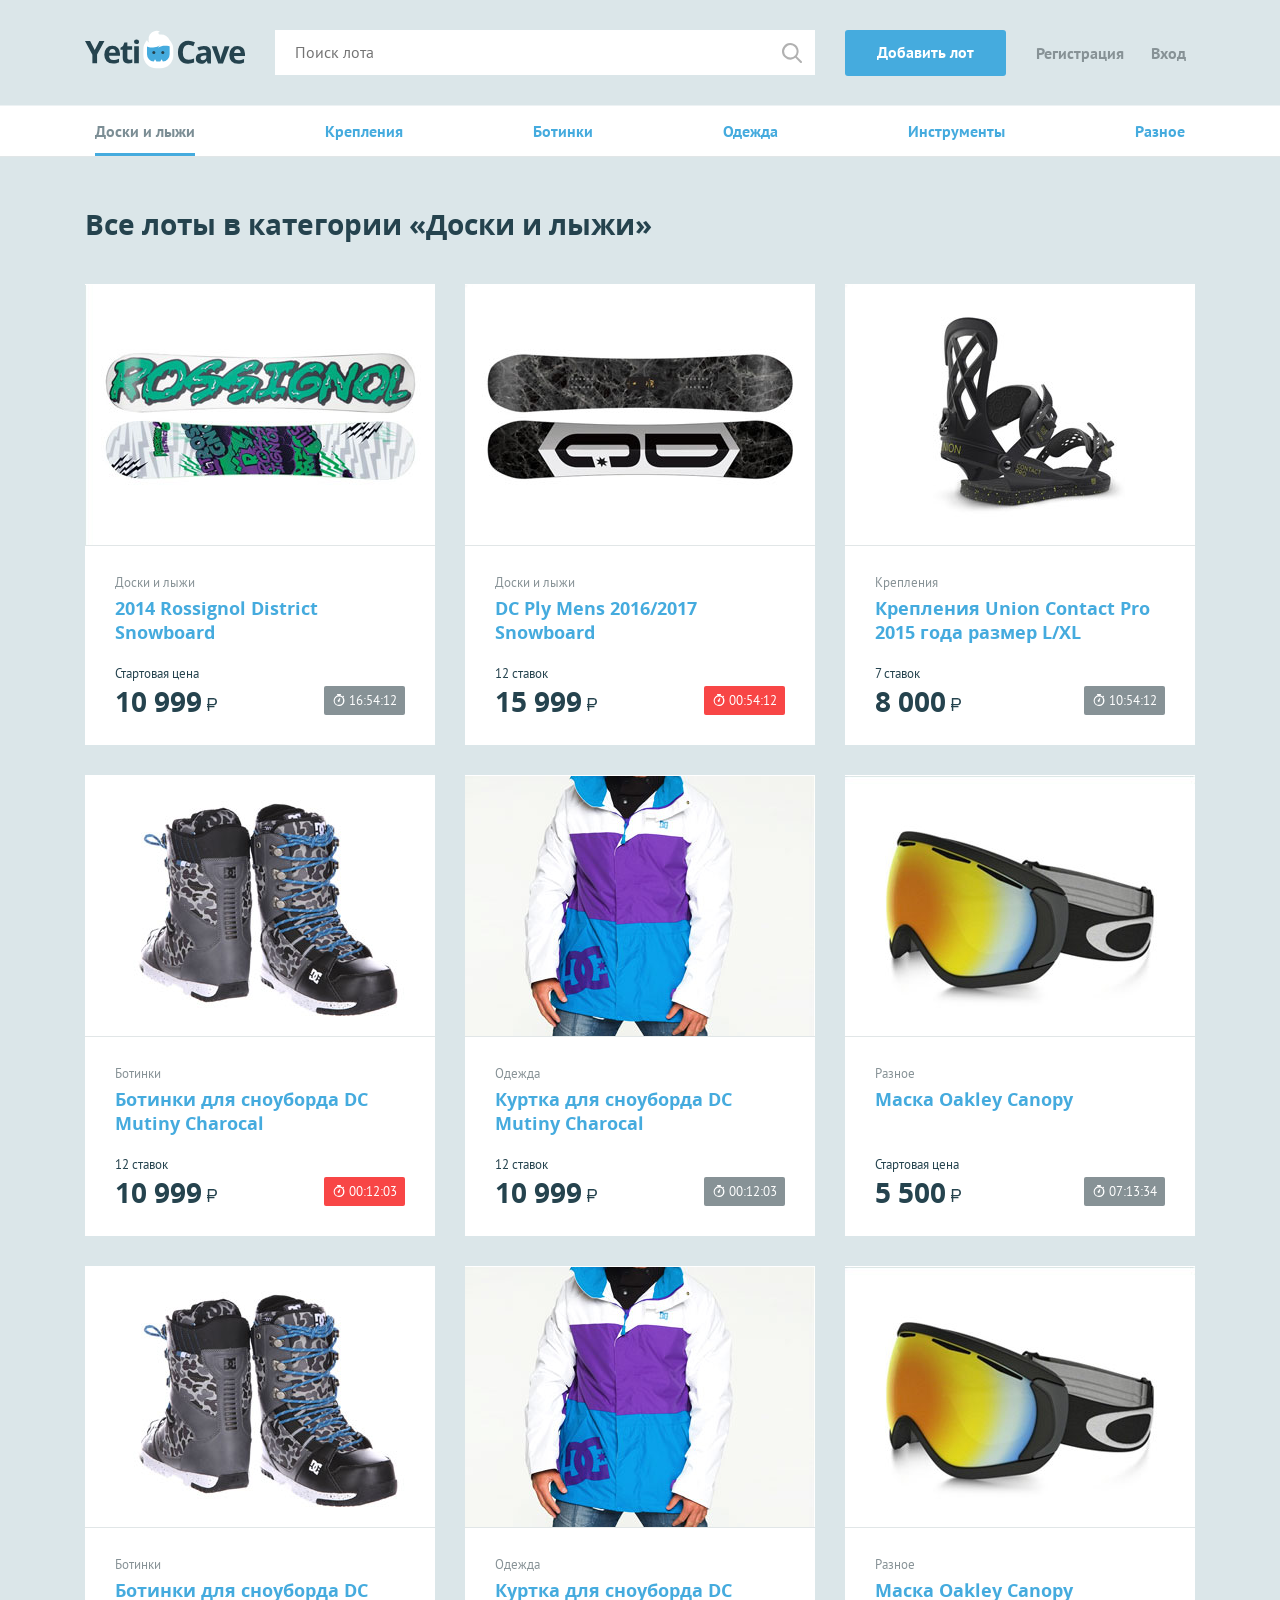
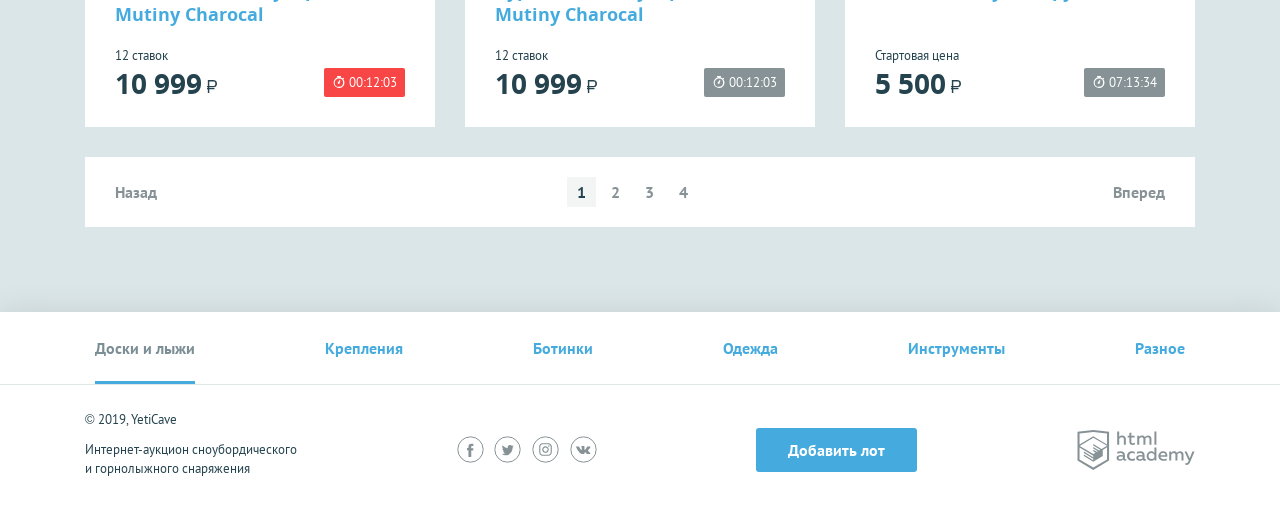
<file: markup/all-lots.html>
<!DOCTYPE html>
<html lang="ru">
<head>
  <meta charset="UTF-8">
  <title>Все лоты</title>
  <link href="../assets/css/normalize.min.css" rel="stylesheet">
  <link href="../assets/css/style.css" rel="stylesheet">
</head>
<body>

<div class="page-wrapper">

  <header class="main-header">
    <div class="main-header__container container">
      <h1 class="visually-hidden">YetiCave</h1>
      <a class="main-header__logo" href="index.html">
        <img src="../assets/img/logo.svg" width="160" height="39" alt="Логотип компании YetiCave">
      </a>
      <form class="main-header__search" method="get" action="https://echo.htmlacademy.ru" autocomplete="off">
        <input type="search" name="search" placeholder="Поиск лота">
        <input class="main-header__search-btn" type="submit" name="find" value="Найти">
      </form>
      <a class="main-header__add-lot button" href="add-lot.html">Добавить лот</a>
      <nav class="user-menu">
        <ul class="user-menu__list">
          <li class="user-menu__item">
            <a href="sign-up.html">Регистрация</a>
          </li>
          <li class="user-menu__item">
            <a href="login.html">Вход</a>
          </li>
        </ul>
      </nav>
    </div>
  </header>

  <main>
    <nav class="nav">
      <ul class="nav__list container">
        <li class="nav__item nav__item--current">
          <a href="all-lots.html">Доски и лыжи</a>
        </li>
        <li class="nav__item">
          <a href="all-lots.html">Крепления</a>
        </li>
        <li class="nav__item">
          <a href="all-lots.html">Ботинки</a>
        </li>
        <li class="nav__item">
          <a href="all-lots.html">Одежда</a>
        </li>
        <li class="nav__item">
          <a href="all-lots.html">Инструменты</a>
        </li>
        <li class="nav__item">
          <a href="all-lots.html">Разное</a>
        </li>
      </ul>
    </nav>
    <div class="container">
      <section class="lots">
        <h2>Все лоты в категории <span>«Доски и лыжи»</span></h2>
        <ul class="lots__list">
          <li class="lots__item lot">
            <div class="lot__image">
              <img src="../assets/img/lot-1.jpg" width="350" height="260" alt="Сноуборд">
            </div>
            <div class="lot__info">
              <span class="lot__category">Доски и лыжи</span>
              <h3 class="lot__title"><a class="text-link" href="lot.html">2014 Rossignol District Snowboard</a></h3>
              <div class="lot__state">
                <div class="lot__rate">
                  <span class="lot__amount">Стартовая цена</span>
                  <span class="lot__cost">10 999<b class="rub">р</b></span>
                </div>
                <div class="lot__timer timer">
                  16:54:12
                </div>
              </div>
            </div>
          </li>
          <li class="lots__item lot">
            <div class="lot__image">
              <img src="../assets/img/lot-2.jpg" width="350" height="260" alt="Сноуборд">
            </div>
            <div class="lot__info">
              <span class="lot__category">Доски и лыжи</span>
              <h3 class="lot__title"><a class="text-link" href="lot.html">DC Ply Mens 2016/2017 Snowboard</a></h3>
              <div class="lot__state">
                <div class="lot__rate">
                  <span class="lot__amount">12 ставок</span>
                  <span class="lot__cost">15 999<b class="rub">р</b></span>
                </div>
                <div class="lot__timer timer timer--finishing">
                  00:54:12
                </div>
              </div>
            </div>
          </li>
          <li class="lots__item lot">
            <div class="lot__image">
              <img src="../assets/img/lot-3.jpg" width="350" height="260" alt="Крепления">
            </div>
            <div class="lot__info">
              <span class="lot__category">Крепления</span>
              <h3 class="lot__title"><a class="text-link" href="lot.html">Крепления Union Contact Pro 2015 года размер
                L/XL</a></h3>
              <div class="lot__state">
                <div class="lot__rate">
                  <span class="lot__amount">7 ставок</span>
                  <span class="lot__cost">8 000<b class="rub">р</b></span>
                </div>
                <div class="lot__timer timer">
                  10:54:12
                </div>
              </div>
            </div>
          </li>
          <li class="lots__item lot">
            <div class="lot__image">
              <img src="../assets/img/lot-4.jpg" width="350" height="260" alt="Ботинки">
            </div>
            <div class="lot__info">
              <span class="lot__category">Ботинки</span>
              <h3 class="lot__title"><a class="text-link" href="lot.html">Ботинки для сноуборда DC Mutiny Charocal</a>
              </h3>
              <div class="lot__state">
                <div class="lot__rate">
                  <span class="lot__amount">12 ставок</span>
                  <span class="lot__cost">10 999<b class="rub">р</b></span>
                </div>
                <div class="lot__timer timer timer--finishing">
                  00:12:03
                </div>
              </div>
            </div>
          </li>
          <li class="lots__item lot">
            <div class="lot__image">
              <img src="../assets/img/lot-5.jpg" width="350" height="260" alt="Куртка">
            </div>
            <div class="lot__info">
              <span class="lot__category">Одежда</span>
              <h3 class="lot__title"><a class="text-link" href="lot.html">Куртка для сноуборда DC Mutiny Charocal</a></h3>
              <div class="lot__state">
                <div class="lot__rate">
                  <span class="lot__amount">12 ставок</span>
                  <span class="lot__cost">10 999<b class="rub">р</b></span>
                </div>
                <div class="lot__timer timer">
                  00:12:03
                </div>
              </div>
            </div>
          </li>
          <li class="lots__item lot">
            <div class="lot__image">
              <img src="../assets/img/lot-6.jpg" width="350" height="260" alt="Маска">
            </div>
            <div class="lot__info">
              <span class="lot__category">Разное</span>
              <h3 class="lot__title"><a class="text-link" href="lot.html">Маска Oakley Canopy</a></h3>
              <div class="lot__state">
                <div class="lot__rate">
                  <span class="lot__amount">Стартовая цена</span>
                  <span class="lot__cost">5 500<b class="rub">р</b></span>
                </div>
                <div class="lot__timer timer">
                  07:13:34
                </div>
              </div>
            </div>
          </li>
          <li class="lots__item lot">
            <div class="lot__image">
              <img src="../assets/img/lot-4.jpg" width="350" height="260" alt="Ботинки">
            </div>
            <div class="lot__info">
              <span class="lot__category">Ботинки</span>
              <h3 class="lot__title"><a class="text-link" href="lot.html">Ботинки для сноуборда DC Mutiny Charocal</a>
              </h3>
              <div class="lot__state">
                <div class="lot__rate">
                  <span class="lot__amount">12 ставок</span>
                  <span class="lot__cost">10 999<b class="rub">р</b></span>
                </div>
                <div class="lot__timer timer timer--finishing">
                  00:12:03
                </div>
              </div>
            </div>
          </li>
          <li class="lots__item lot">
            <div class="lot__image">
              <img src="../assets/img/lot-5.jpg" width="350" height="260" alt="Куртка">
            </div>
            <div class="lot__info">
              <span class="lot__category">Одежда</span>
              <h3 class="lot__title"><a class="text-link" href="lot.html">Куртка для сноуборда DC Mutiny Charocal</a></h3>
              <div class="lot__state">
                <div class="lot__rate">
                  <span class="lot__amount">12 ставок</span>
                  <span class="lot__cost">10 999<b class="rub">р</b></span>
                </div>
                <div class="lot__timer timer">
                  00:12:03
                </div>
              </div>
            </div>
          </li>
          <li class="lots__item lot">
            <div class="lot__image">
              <img src="../assets/img/lot-6.jpg" width="350" height="260" alt="Маска">
            </div>
            <div class="lot__info">
              <span class="lot__category">Разное</span>
              <h3 class="lot__title"><a class="text-link" href="lot.html">Маска Oakley Canopy</a></h3>
              <div class="lot__state">
                <div class="lot__rate">
                  <span class="lot__amount">Стартовая цена</span>
                  <span class="lot__cost">5 500<b class="rub">р</b></span>
                </div>
                <div class="lot__timer timer">
                  07:13:34
                </div>
              </div>
            </div>
          </li>
        </ul>
      </section>
      <ul class="pagination-list">
        <li class="pagination-item pagination-item-prev"><a>Назад</a></li>
        <li class="pagination-item pagination-item-active"><a>1</a></li>
        <li class="pagination-item"><a href="#">2</a></li>
        <li class="pagination-item"><a href="#">3</a></li>
        <li class="pagination-item"><a href="#">4</a></li>
        <li class="pagination-item pagination-item-next"><a href="#">Вперед</a></li>
      </ul>
    </div>
  </main>

</div>

<footer class="main-footer">
  <nav class="nav">
    <ul class="nav__list container">
      <li class="nav__item nav__item--current">
        <a href="all-lots.html">Доски и лыжи</a>
      </li>
      <li class="nav__item">
        <a href="all-lots.html">Крепления</a>
      </li>
      <li class="nav__item">
        <a href="all-lots.html">Ботинки</a>
      </li>
      <li class="nav__item">
        <a href="all-lots.html">Одежда</a>
      </li>
      <li class="nav__item">
        <a href="all-lots.html">Инструменты</a>
      </li>
      <li class="nav__item">
        <a href="all-lots.html">Разное</a>
      </li>
    </ul>
  </nav>
  <div class="main-footer__bottom container">
    <div class="main-footer__copyright">
      <p>© 2019, YetiCave</p>
      <p>Интернет-аукцион сноубордического и горнолыжного снаряжения</p>
    </div>
    <div class="main-footer__social social">
      <span class="visually-hidden">Мы в соцсетях:</span>
      <a class="social__link social__link--facebook" href="#">
        <span class="visually-hidden">Facebook</span>
        <svg width="27" height="27" viewBox="0 0 27 27" xmlns="http://www.w3.org/2000/svg"><circle stroke="#879296" fill="none" cx="13.5" cy="13.5" r="12.667"/><path fill="#879296" d="M14.26 20.983h-2.816v-6.626H10.04v-2.28h1.404v-1.364c0-1.862.79-2.922 3.04-2.922h1.87v2.28h-1.17c-.876 0-.972.322-.972.916v1.14h2.212l-.245 2.28h-1.92v6.625z"/></svg>
      </a>
      <span class="visually-hidden">,</span>
      <a class="social__link social__link--twitter" href="#">
        <span class="visually-hidden">Twitter</span>
        <svg width="27" height="27" viewBox="0 0 27 27" xmlns="http://www.w3.org/2000/svg"><circle stroke="#879296" fill="none" cx="13.5" cy="13.5" r="12.687"/><path fill="#879296" d="M18.38 10.572c.525-.336.913-.848 1.092-1.445-.485.305-1.02.52-1.58.635-.458-.525-1.12-.827-1.816-.83-1.388.063-2.473 1.226-2.44 2.615-.002.2.02.4.06.596-2.017-.144-3.87-1.16-5.076-2.78-.22.403-.335.856-.332 1.315-.01.865.403 1.68 1.104 2.188-.397-.016-.782-.13-1.123-.333-.03 1.207.78 2.272 1.95 2.567-.21.06-.43.09-.653.088-.155.015-.313.015-.47 0 .3 1.045 1.238 1.777 2.324 1.815-.864.724-1.956 1.12-3.083 1.122-.198.013-.397.013-.595 0 1.12.767 2.447 1.18 3.805 1.182 4.57 0 7.066-3.992 7.066-7.456v-.34c.49-.375.912-.835 1.24-1.357-.465.218-.963.36-1.473.42z"/></svg>
      </a>
      <span class="visually-hidden">,</span>
      <a class="social__link social__link--instagram" href="#">
        <span class="visually-hidden">Instagram</span>
        <svg width="27" height="27" viewBox="0 0 27 27" xmlns="http://www.w3.org/2000/svg"><circle stroke="#879296" fill="none" cx="13.5" cy="13.5" r="12.687"/><path fill="#879296" d="M13.5 8.3h2.567c.403.002.803.075 1.18.213.552.213.988.65 1.2 1.2.14.38.213.778.216 1.18v5.136c-.003.403-.076.803-.215 1.18-.213.552-.65.988-1.2 1.2-.378.14-.778.213-1.18.216h-5.135c-.403-.003-.802-.076-1.18-.215-.552-.214-.988-.65-1.2-1.2-.14-.38-.212-.78-.215-1.182V13.46v-2.566c.003-.403.076-.802.214-1.18.213-.552.65-.988 1.2-1.2.38-.14.778-.212 1.18-.215H13.5m0-1.143h-2.616c-.526.01-1.048.108-1.54.292-.853.33-1.527 1-1.856 1.854-.184.493-.283 1.014-.292 1.542v5.232c.01.526.108 1.048.292 1.54.33.853 1.003 1.527 1.855 1.856.493.184 1.015.283 1.54.293H16.117c.527-.01 1.048-.11 1.54-.293.854-.33 1.527-1.003 1.856-1.855.184-.493.283-1.015.293-1.54V13.46v-2.614c-.01-.528-.11-1.05-.293-1.542-.33-.853-1.002-1.525-1.855-1.855-.493-.185-1.014-.283-1.54-.293-.665.01-.89 0-2.617 0zm0 3.093c-2.51.007-4.07 2.73-2.808 4.898 1.26 2.17 4.398 2.16 5.645-.017.285-.495.434-1.058.433-1.63-.006-1.8-1.47-3.256-3.27-3.25zm0 5.378c-1.63-.007-2.64-1.777-1.82-3.185.823-1.41 2.86-1.4 3.67.017.18.316.276.675.278 1.04.006 1.177-.95 2.133-2.128 2.128zm4.118-5.524c0 .58-.626.94-1.127.65-.5-.29-.5-1.012 0-1.3.116-.067.245-.102.378-.102.418-.005.76.333.76.752z"/></svg>
      </a>
      <span class="visually-hidden">,</span>
      <a class="social__link social__link--vkontakte" href="#">
        <span class="visually-hidden">Вконтакте</span>
        <svg width="27" height="27" viewBox="0 0 27 27" xmlns="http://www.w3.org/2000/svg"><circle stroke="#879296" fill="none" cx="13.5" cy="13.5" r="12.666"/><path fill="#879296" d="M13.92 18.07c.142-.016.278-.074.39-.166.077-.107.118-.237.116-.37 0 0 0-1.13.516-1.296.517-.165 1.208 1.09 1.95 1.58.276.213.624.314.973.28h1.95s.973-.057.525-.837c-.38-.62-.865-1.17-1.432-1.626-1.208-1.1-1.043-.916.41-2.816.886-1.16 1.236-1.86 1.13-2.163-.108-.302-.76-.214-.76-.214h-2.164c-.092-.026-.19-.026-.282 0-.083.058-.15.135-.195.225-.224.57-.49 1.125-.8 1.656-.973 1.61-1.344 1.697-1.51 1.59-.37-.234-.272-.975-.272-1.433 0-1.56.243-2.202-.468-2.377-.32-.075-.647-.108-.974-.098-.604-.052-1.213.01-1.793.186-.243.116-.438.38-.32.4.245.018.474.13.642.31.152.303.225.638.214.975 0 0 .127 1.832-.302 2.056-.43.223-.692-.167-1.55-1.618-.29-.506-.547-1.03-.77-1.57-.038-.09-.098-.17-.174-.233-.1-.065-.214-.108-.332-.128H6.485s-.312 0-.42.137c-.106.135 0 .36 0 .36.87 2 2.022 3.868 3.42 5.543.923.996 2.21 1.573 3.567 1.598z"/></svg>
      </a>
    </div>
    <a class="main-footer__add-lot button" href="add-lot.html">Добавить лот</a>
    <div class="main-footer__developed-by">
      <span class="visually-hidden">Разработано:</span>
      <a class="logo-academy" href="https://htmlacademy.ru/intensive/php">
        <span class="visually-hidden">HTML Academy</span>
        <svg width="118" height="40" xmlns="http://www.w3.org/2000/svg" viewBox="0 0 117.01 40">
          <path fill="#879296"
                d="M280.33,109.39a2.14,2.14,0,0,1-.6.11.59.59,0,0,1-.66-.66v-3.24c0-2.73-1.62-4-4.18-4a11.08,11.08,0,0,0-3.47.6v1.85a8.05,8.05,0,0,1,3.26-.7c1.54,0,2.37.79,2.37,1.92v.32a12,12,0,0,0-2.36-.26c-1.88,0-4,.72-4,3,0,1.87,1.53,2.77,3.17,2.77a5.25,5.25,0,0,0,3.41-1.17,1.81,1.81,0,0,0,1.81,1.06,3.52,3.52,0,0,0,1.28-.23v-1.45Zm-3.28-.85a3.68,3.68,0,0,1-2.62,1.07c-.9,0-1.7-.45-1.7-1.34,0-1.13,1.21-1.49,2.36-1.49a10.56,10.56,0,0,1,2,.23v1.53Zm9,2.64a6.81,6.81,0,0,0,3-.62V108.7a5.44,5.44,0,0,1-2.64.7,3,3,0,1,1,0-6,4.42,4.42,0,0,1,2.51.75v-1.85a5.47,5.47,0,0,0-2.79-.7,4.69,4.69,0,0,0-5,4.84,4.57,4.57,0,0,0,4.88,4.69Zm8.29-5.8c-1.88,0-4,.72-4,3,0,1.87,1.53,2.77,3.17,2.77a5.25,5.25,0,0,0,3.41-1.17,1.81,1.81,0,0,0,1.81,1.05,3.54,3.54,0,0,0,1.28-.23v-1.45a2.13,2.13,0,0,1-.6.11.59.59,0,0,1-.66-.66v-3.24c0-2.73-1.62-4-4.18-4a11.08,11.08,0,0,0-3.47.6v1.85a8.05,8.05,0,0,1,3.26-.7c1.55,0,2.37.79,2.37,1.92v.32a12,12,0,0,0-2.36-.26Zm2.36,3.17a3.68,3.68,0,0,1-2.62,1.07c-.9,0-1.7-.45-1.7-1.34,0-1.13,1.21-1.49,2.36-1.49a10.56,10.56,0,0,1,2,.23v1.53Zm4.11-2.13a4.49,4.49,0,0,0,4.48,4.77,4.21,4.21,0,0,0,3.47-1.68v1.43h1.81V97.75h-2v5.31a4.19,4.19,0,0,0-3.26-1.41,4.49,4.49,0,0,0-4.48,4.77Zm7.73-1.11v2.2a3.15,3.15,0,0,1-2.88,1.9,3,3,0,0,1,0-6,3.16,3.16,0,0,1,2.88,1.88Zm9.12,5.88a7.75,7.75,0,0,0,3.24-.62v-1.73a6.62,6.62,0,0,1-2.86.64c-1.66,0-3.24-.68-3.47-2.3h6.8c.58-2.62-.66-5.52-4.26-5.52a4.53,4.53,0,0,0-4.58,4.77c0,3.18,2.36,4.77,5.13,4.77Zm-.45-7.86a2.13,2.13,0,0,1,2.36,2.34h-5a2.47,2.47,0,0,1,2.66-2.34Zm18.43,2v5.6h2v-5.65a3.32,3.32,0,0,0-3.43-3.64A4.48,4.48,0,0,0,331,103.1a3.09,3.09,0,0,0-2.83-1.45,4.13,4.13,0,0,0-3,1.38v-1.13h-1.79v9h2v-6.11a3.21,3.21,0,0,1,2.39-1.39,1.72,1.72,0,0,1,1.79,1.9v5.6h2v-5.65c0-.21,0-.41,0-.62a3,3,0,0,1,2.24-1.22,1.72,1.72,0,0,1,1.79,1.9Zm13-3.45h-2.11l-2.69,6.82-3.05-6.82h-2.15l4.3,9.12-.19.45c-.53,1.41-1.26,2.11-2.24,2.11a3.13,3.13,0,0,1-.92-.13v1.71a5.12,5.12,0,0,0,1.19.15c1.38,0,2.66-.79,3.64-3.15l4.24-10.27ZM273.33,89.11a3.18,3.18,0,0,1,2.53-1.51A2,2,0,0,1,278,89.77V95.1h2v-5.6a3.52,3.52,0,0,0-3.73-3.69,4.12,4.12,0,0,0-2.92,1.24V81.91h-2V95.1h2v-6Zm10.18,3.24c0,2.11,1.36,3,3.11,3a7.39,7.39,0,0,0,2.43-.4V93.2a4.87,4.87,0,0,1-1.83.36c-1.17,0-1.72-.4-1.72-1.58V87.83h3.28V86.06h-3.28V82.84l-2,.49v2.73h-1.62v1.77h1.62v4.52ZM293.38,89a3.21,3.21,0,0,1,2.39-1.39,1.72,1.72,0,0,1,1.79,1.9v5.6h2V89.45c0-.21,0-.41,0-.62a3,3,0,0,1,2.24-1.22,1.72,1.72,0,0,1,1.79,1.9v5.6h2V89.45a3.32,3.32,0,0,0-3.43-3.64A4.47,4.47,0,0,0,299,87.26a3.09,3.09,0,0,0-2.83-1.45,4.13,4.13,0,0,0-3,1.38V86.06h-1.79v9h2V89Zm15.16-7.09h2V95.1h-2Zm-61.11-1.57L231.64,82v28.95l15.79,9.4,15.79-9.4V82L247.6,80.35l-.17,0Zm13.73,29.43-13.73,8.17-13.73-8.17V97.9L247.37,106l0,1.47L238,101.93v1.43l9.41,5.66,0,1.51-9.41-5.6v1.43l9.41,5.66,9.5-5.69V104.9h0v-4.67l4.23-2.53v12.06Zm0-13.6-3.76,2.21-1.73,1-8.27-4.92v1.43l7.07,4.2-.06,0-.15.09-1,.59-5.83-3.47v1.43l4.61,2.74-1.09.73,0,0-3.48-2v1.43l2.28,1.34-2.33,1.4-13.6-8.08,13.62-8.19h0l13.79,8Zm0-1.44-13.8-8.14h0l-13.65,8.13V83.85l13.73-1.44,13.73,1.44V94.72Z"
                transform="translate(-231.64 -80.34)"/>
        </svg>
      </a>
    </div>
  </div>
</footer>

</body>
</html>
</file>
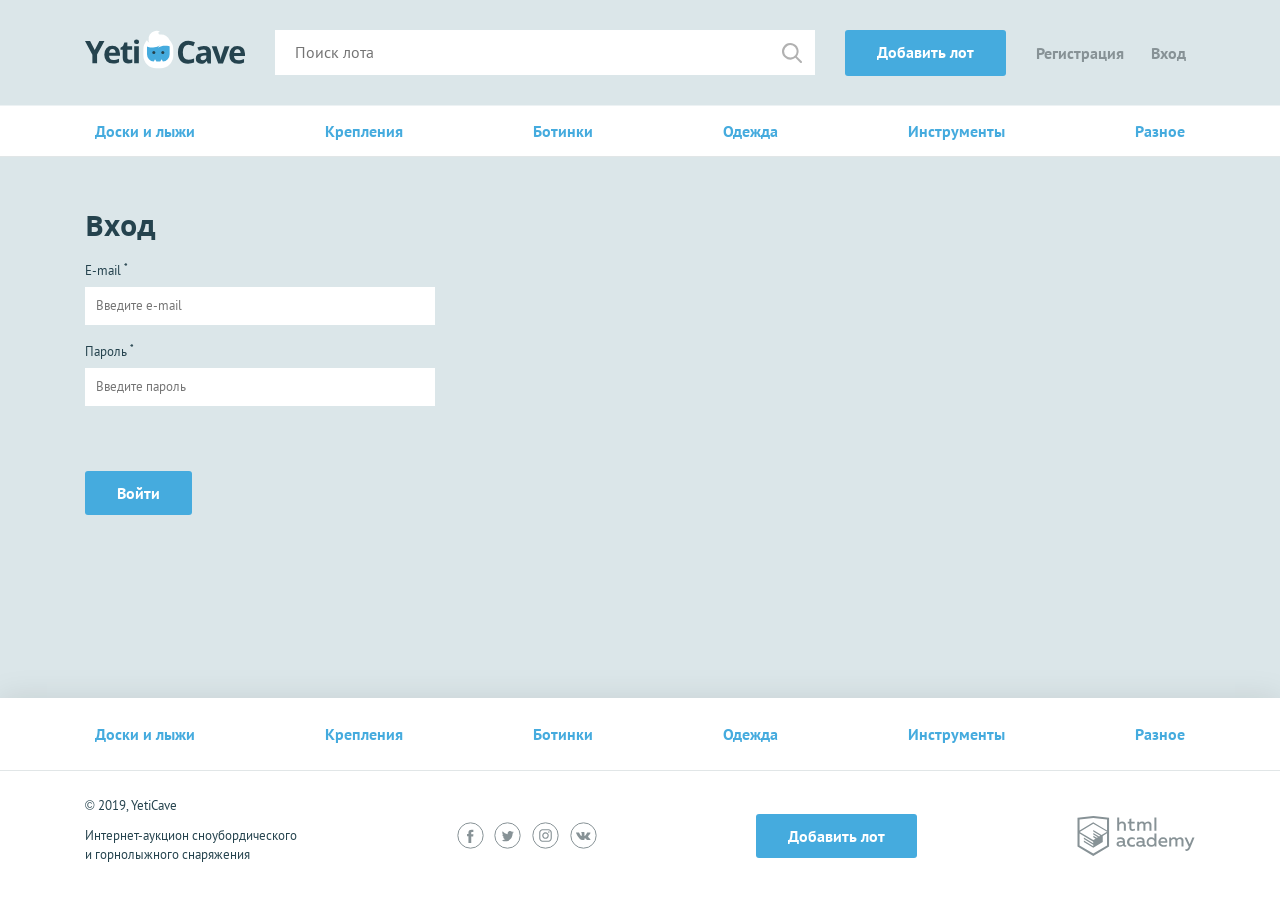
<file: markup/login.html>
<!DOCTYPE html>
<html lang="ru">
<head>
  <meta charset="UTF-8">
  <title>Вход</title>
  <link href="../assets/css/normalize.min.css" rel="stylesheet">
  <link href="../assets/css/style.css" rel="stylesheet">
</head>
<body>

<div class="page-wrapper">

  <header class="main-header">
    <div class="main-header__container container">
      <h1 class="visually-hidden">YetiCave</h1>
      <a class="main-header__logo" href="index.html">
        <img src="../assets/img/logo.svg" width="160" height="39" alt="Логотип компании YetiCave">
      </a>
      <form class="main-header__search" method="get" action="https://echo.htmlacademy.ru" autocomplete="off">
        <input type="search" name="search" placeholder="Поиск лота">
        <input class="main-header__search-btn" type="submit" name="find" value="Найти">
      </form>
      <a class="main-header__add-lot button" href="add-lot.html">Добавить лот</a>
      <nav class="user-menu">
        <ul class="user-menu__list">
          <li class="user-menu__item">
            <a href="sign-up.html">Регистрация</a>
          </li>
          <li class="user-menu__item">
            <a href="login.html">Вход</a>
          </li>
        </ul>
      </nav>
    </div>
  </header>

  <main>
    <nav class="nav">
      <ul class="nav__list container">
        <li class="nav__item">
          <a href="all-lots.html">Доски и лыжи</a>
        </li>
        <li class="nav__item">
          <a href="all-lots.html">Крепления</a>
        </li>
        <li class="nav__item">
          <a href="all-lots.html">Ботинки</a>
        </li>
        <li class="nav__item">
          <a href="all-lots.html">Одежда</a>
        </li>
        <li class="nav__item">
          <a href="all-lots.html">Инструменты</a>
        </li>
        <li class="nav__item">
          <a href="all-lots.html">Разное</a>
        </li>
      </ul>
    </nav>
    <form class="form container" action="https://echo.htmlacademy.ru" method="post"> <!-- form--invalid -->
      <h2>Вход</h2>
      <div class="form__item"> <!-- form__item--invalid -->
        <label for="email">E-mail <sup>*</sup></label>
        <input id="email" type="text" name="email" placeholder="Введите e-mail">
        <span class="form__error">Введите e-mail</span>
      </div>
      <div class="form__item form__item--last">
        <label for="password">Пароль <sup>*</sup></label>
        <input id="password" type="password" name="password" placeholder="Введите пароль">
        <span class="form__error">Введите пароль</span>
      </div>
      <button type="submit" class="button">Войти</button>
    </form>
  </main>

</div>

<footer class="main-footer">
  <nav class="nav">
    <ul class="nav__list container">
      <li class="nav__item">
        <a href="all-lots.html">Доски и лыжи</a>
      </li>
      <li class="nav__item">
        <a href="all-lots.html">Крепления</a>
      </li>
      <li class="nav__item">
        <a href="all-lots.html">Ботинки</a>
      </li>
      <li class="nav__item">
        <a href="all-lots.html">Одежда</a>
      </li>
      <li class="nav__item">
        <a href="all-lots.html">Инструменты</a>
      </li>
      <li class="nav__item">
        <a href="all-lots.html">Разное</a>
      </li>
    </ul>
  </nav>
  <div class="main-footer__bottom container">
    <div class="main-footer__copyright">
      <p>© 2019, YetiCave</p>
      <p>Интернет-аукцион сноубордического и горнолыжного снаряжения</p>
    </div>
    <div class="main-footer__social social">
      <span class="visually-hidden">Мы в соцсетях:</span>
      <a class="social__link social__link--facebook" href="#">
        <span class="visually-hidden">Facebook</span>
        <svg width="27" height="27" viewBox="0 0 27 27" xmlns="http://www.w3.org/2000/svg"><circle stroke="#879296" fill="none" cx="13.5" cy="13.5" r="12.667"/><path fill="#879296" d="M14.26 20.983h-2.816v-6.626H10.04v-2.28h1.404v-1.364c0-1.862.79-2.922 3.04-2.922h1.87v2.28h-1.17c-.876 0-.972.322-.972.916v1.14h2.212l-.245 2.28h-1.92v6.625z"/></svg>
      </a>
      <span class="visually-hidden">,</span>
      <a class="social__link social__link--twitter" href="#">
        <span class="visually-hidden">Twitter</span>
        <svg width="27" height="27" viewBox="0 0 27 27" xmlns="http://www.w3.org/2000/svg"><circle stroke="#879296" fill="none" cx="13.5" cy="13.5" r="12.687"/><path fill="#879296" d="M18.38 10.572c.525-.336.913-.848 1.092-1.445-.485.305-1.02.52-1.58.635-.458-.525-1.12-.827-1.816-.83-1.388.063-2.473 1.226-2.44 2.615-.002.2.02.4.06.596-2.017-.144-3.87-1.16-5.076-2.78-.22.403-.335.856-.332 1.315-.01.865.403 1.68 1.104 2.188-.397-.016-.782-.13-1.123-.333-.03 1.207.78 2.272 1.95 2.567-.21.06-.43.09-.653.088-.155.015-.313.015-.47 0 .3 1.045 1.238 1.777 2.324 1.815-.864.724-1.956 1.12-3.083 1.122-.198.013-.397.013-.595 0 1.12.767 2.447 1.18 3.805 1.182 4.57 0 7.066-3.992 7.066-7.456v-.34c.49-.375.912-.835 1.24-1.357-.465.218-.963.36-1.473.42z"/></svg>
      </a>
      <span class="visually-hidden">,</span>
      <a class="social__link social__link--instagram" href="#">
        <span class="visually-hidden">Instagram</span>
        <svg width="27" height="27" viewBox="0 0 27 27" xmlns="http://www.w3.org/2000/svg"><circle stroke="#879296" fill="none" cx="13.5" cy="13.5" r="12.687"/><path fill="#879296" d="M13.5 8.3h2.567c.403.002.803.075 1.18.213.552.213.988.65 1.2 1.2.14.38.213.778.216 1.18v5.136c-.003.403-.076.803-.215 1.18-.213.552-.65.988-1.2 1.2-.378.14-.778.213-1.18.216h-5.135c-.403-.003-.802-.076-1.18-.215-.552-.214-.988-.65-1.2-1.2-.14-.38-.212-.78-.215-1.182V13.46v-2.566c.003-.403.076-.802.214-1.18.213-.552.65-.988 1.2-1.2.38-.14.778-.212 1.18-.215H13.5m0-1.143h-2.616c-.526.01-1.048.108-1.54.292-.853.33-1.527 1-1.856 1.854-.184.493-.283 1.014-.292 1.542v5.232c.01.526.108 1.048.292 1.54.33.853 1.003 1.527 1.855 1.856.493.184 1.015.283 1.54.293H16.117c.527-.01 1.048-.11 1.54-.293.854-.33 1.527-1.003 1.856-1.855.184-.493.283-1.015.293-1.54V13.46v-2.614c-.01-.528-.11-1.05-.293-1.542-.33-.853-1.002-1.525-1.855-1.855-.493-.185-1.014-.283-1.54-.293-.665.01-.89 0-2.617 0zm0 3.093c-2.51.007-4.07 2.73-2.808 4.898 1.26 2.17 4.398 2.16 5.645-.017.285-.495.434-1.058.433-1.63-.006-1.8-1.47-3.256-3.27-3.25zm0 5.378c-1.63-.007-2.64-1.777-1.82-3.185.823-1.41 2.86-1.4 3.67.017.18.316.276.675.278 1.04.006 1.177-.95 2.133-2.128 2.128zm4.118-5.524c0 .58-.626.94-1.127.65-.5-.29-.5-1.012 0-1.3.116-.067.245-.102.378-.102.418-.005.76.333.76.752z"/></svg>
      </a>
      <span class="visually-hidden">,</span>
      <a class="social__link social__link--vkontakte" href="#">
        <span class="visually-hidden">Вконтакте</span>
        <svg width="27" height="27" viewBox="0 0 27 27" xmlns="http://www.w3.org/2000/svg"><circle stroke="#879296" fill="none" cx="13.5" cy="13.5" r="12.666"/><path fill="#879296" d="M13.92 18.07c.142-.016.278-.074.39-.166.077-.107.118-.237.116-.37 0 0 0-1.13.516-1.296.517-.165 1.208 1.09 1.95 1.58.276.213.624.314.973.28h1.95s.973-.057.525-.837c-.38-.62-.865-1.17-1.432-1.626-1.208-1.1-1.043-.916.41-2.816.886-1.16 1.236-1.86 1.13-2.163-.108-.302-.76-.214-.76-.214h-2.164c-.092-.026-.19-.026-.282 0-.083.058-.15.135-.195.225-.224.57-.49 1.125-.8 1.656-.973 1.61-1.344 1.697-1.51 1.59-.37-.234-.272-.975-.272-1.433 0-1.56.243-2.202-.468-2.377-.32-.075-.647-.108-.974-.098-.604-.052-1.213.01-1.793.186-.243.116-.438.38-.32.4.245.018.474.13.642.31.152.303.225.638.214.975 0 0 .127 1.832-.302 2.056-.43.223-.692-.167-1.55-1.618-.29-.506-.547-1.03-.77-1.57-.038-.09-.098-.17-.174-.233-.1-.065-.214-.108-.332-.128H6.485s-.312 0-.42.137c-.106.135 0 .36 0 .36.87 2 2.022 3.868 3.42 5.543.923.996 2.21 1.573 3.567 1.598z"/></svg>
      </a>
    </div>
    <a class="main-footer__add-lot button" href="add-lot.html">Добавить лот</a>
    <div class="main-footer__developed-by">
      <span class="visually-hidden">Разработано:</span>
      <a class="logo-academy" href="https://htmlacademy.ru/intensive/php">
        <span class="visually-hidden">HTML Academy</span>
        <svg width="118" height="40" xmlns="http://www.w3.org/2000/svg" viewBox="0 0 117.01 40">
          <path fill="#879296"
                d="M280.33,109.39a2.14,2.14,0,0,1-.6.11.59.59,0,0,1-.66-.66v-3.24c0-2.73-1.62-4-4.18-4a11.08,11.08,0,0,0-3.47.6v1.85a8.05,8.05,0,0,1,3.26-.7c1.54,0,2.37.79,2.37,1.92v.32a12,12,0,0,0-2.36-.26c-1.88,0-4,.72-4,3,0,1.87,1.53,2.77,3.17,2.77a5.25,5.25,0,0,0,3.41-1.17,1.81,1.81,0,0,0,1.81,1.06,3.52,3.52,0,0,0,1.28-.23v-1.45Zm-3.28-.85a3.68,3.68,0,0,1-2.62,1.07c-.9,0-1.7-.45-1.7-1.34,0-1.13,1.21-1.49,2.36-1.49a10.56,10.56,0,0,1,2,.23v1.53Zm9,2.64a6.81,6.81,0,0,0,3-.62V108.7a5.44,5.44,0,0,1-2.64.7,3,3,0,1,1,0-6,4.42,4.42,0,0,1,2.51.75v-1.85a5.47,5.47,0,0,0-2.79-.7,4.69,4.69,0,0,0-5,4.84,4.57,4.57,0,0,0,4.88,4.69Zm8.29-5.8c-1.88,0-4,.72-4,3,0,1.87,1.53,2.77,3.17,2.77a5.25,5.25,0,0,0,3.41-1.17,1.81,1.81,0,0,0,1.81,1.05,3.54,3.54,0,0,0,1.28-.23v-1.45a2.13,2.13,0,0,1-.6.11.59.59,0,0,1-.66-.66v-3.24c0-2.73-1.62-4-4.18-4a11.08,11.08,0,0,0-3.47.6v1.85a8.05,8.05,0,0,1,3.26-.7c1.55,0,2.37.79,2.37,1.92v.32a12,12,0,0,0-2.36-.26Zm2.36,3.17a3.68,3.68,0,0,1-2.62,1.07c-.9,0-1.7-.45-1.7-1.34,0-1.13,1.21-1.49,2.36-1.49a10.56,10.56,0,0,1,2,.23v1.53Zm4.11-2.13a4.49,4.49,0,0,0,4.48,4.77,4.21,4.21,0,0,0,3.47-1.68v1.43h1.81V97.75h-2v5.31a4.19,4.19,0,0,0-3.26-1.41,4.49,4.49,0,0,0-4.48,4.77Zm7.73-1.11v2.2a3.15,3.15,0,0,1-2.88,1.9,3,3,0,0,1,0-6,3.16,3.16,0,0,1,2.88,1.88Zm9.12,5.88a7.75,7.75,0,0,0,3.24-.62v-1.73a6.62,6.62,0,0,1-2.86.64c-1.66,0-3.24-.68-3.47-2.3h6.8c.58-2.62-.66-5.52-4.26-5.52a4.53,4.53,0,0,0-4.58,4.77c0,3.18,2.36,4.77,5.13,4.77Zm-.45-7.86a2.13,2.13,0,0,1,2.36,2.34h-5a2.47,2.47,0,0,1,2.66-2.34Zm18.43,2v5.6h2v-5.65a3.32,3.32,0,0,0-3.43-3.64A4.48,4.48,0,0,0,331,103.1a3.09,3.09,0,0,0-2.83-1.45,4.13,4.13,0,0,0-3,1.38v-1.13h-1.79v9h2v-6.11a3.21,3.21,0,0,1,2.39-1.39,1.72,1.72,0,0,1,1.79,1.9v5.6h2v-5.65c0-.21,0-.41,0-.62a3,3,0,0,1,2.24-1.22,1.72,1.72,0,0,1,1.79,1.9Zm13-3.45h-2.11l-2.69,6.82-3.05-6.82h-2.15l4.3,9.12-.19.45c-.53,1.41-1.26,2.11-2.24,2.11a3.13,3.13,0,0,1-.92-.13v1.71a5.12,5.12,0,0,0,1.19.15c1.38,0,2.66-.79,3.64-3.15l4.24-10.27ZM273.33,89.11a3.18,3.18,0,0,1,2.53-1.51A2,2,0,0,1,278,89.77V95.1h2v-5.6a3.52,3.52,0,0,0-3.73-3.69,4.12,4.12,0,0,0-2.92,1.24V81.91h-2V95.1h2v-6Zm10.18,3.24c0,2.11,1.36,3,3.11,3a7.39,7.39,0,0,0,2.43-.4V93.2a4.87,4.87,0,0,1-1.83.36c-1.17,0-1.72-.4-1.72-1.58V87.83h3.28V86.06h-3.28V82.84l-2,.49v2.73h-1.62v1.77h1.62v4.52ZM293.38,89a3.21,3.21,0,0,1,2.39-1.39,1.72,1.72,0,0,1,1.79,1.9v5.6h2V89.45c0-.21,0-.41,0-.62a3,3,0,0,1,2.24-1.22,1.72,1.72,0,0,1,1.79,1.9v5.6h2V89.45a3.32,3.32,0,0,0-3.43-3.64A4.47,4.47,0,0,0,299,87.26a3.09,3.09,0,0,0-2.83-1.45,4.13,4.13,0,0,0-3,1.38V86.06h-1.79v9h2V89Zm15.16-7.09h2V95.1h-2Zm-61.11-1.57L231.64,82v28.95l15.79,9.4,15.79-9.4V82L247.6,80.35l-.17,0Zm13.73,29.43-13.73,8.17-13.73-8.17V97.9L247.37,106l0,1.47L238,101.93v1.43l9.41,5.66,0,1.51-9.41-5.6v1.43l9.41,5.66,9.5-5.69V104.9h0v-4.67l4.23-2.53v12.06Zm0-13.6-3.76,2.21-1.73,1-8.27-4.92v1.43l7.07,4.2-.06,0-.15.09-1,.59-5.83-3.47v1.43l4.61,2.74-1.09.73,0,0-3.48-2v1.43l2.28,1.34-2.33,1.4-13.6-8.08,13.62-8.19h0l13.79,8Zm0-1.44-13.8-8.14h0l-13.65,8.13V83.85l13.73-1.44,13.73,1.44V94.72Z"
                transform="translate(-231.64 -80.34)"/>
        </svg>
      </a>
    </div>
  </div>
</footer>

</body>
</html>
</file>
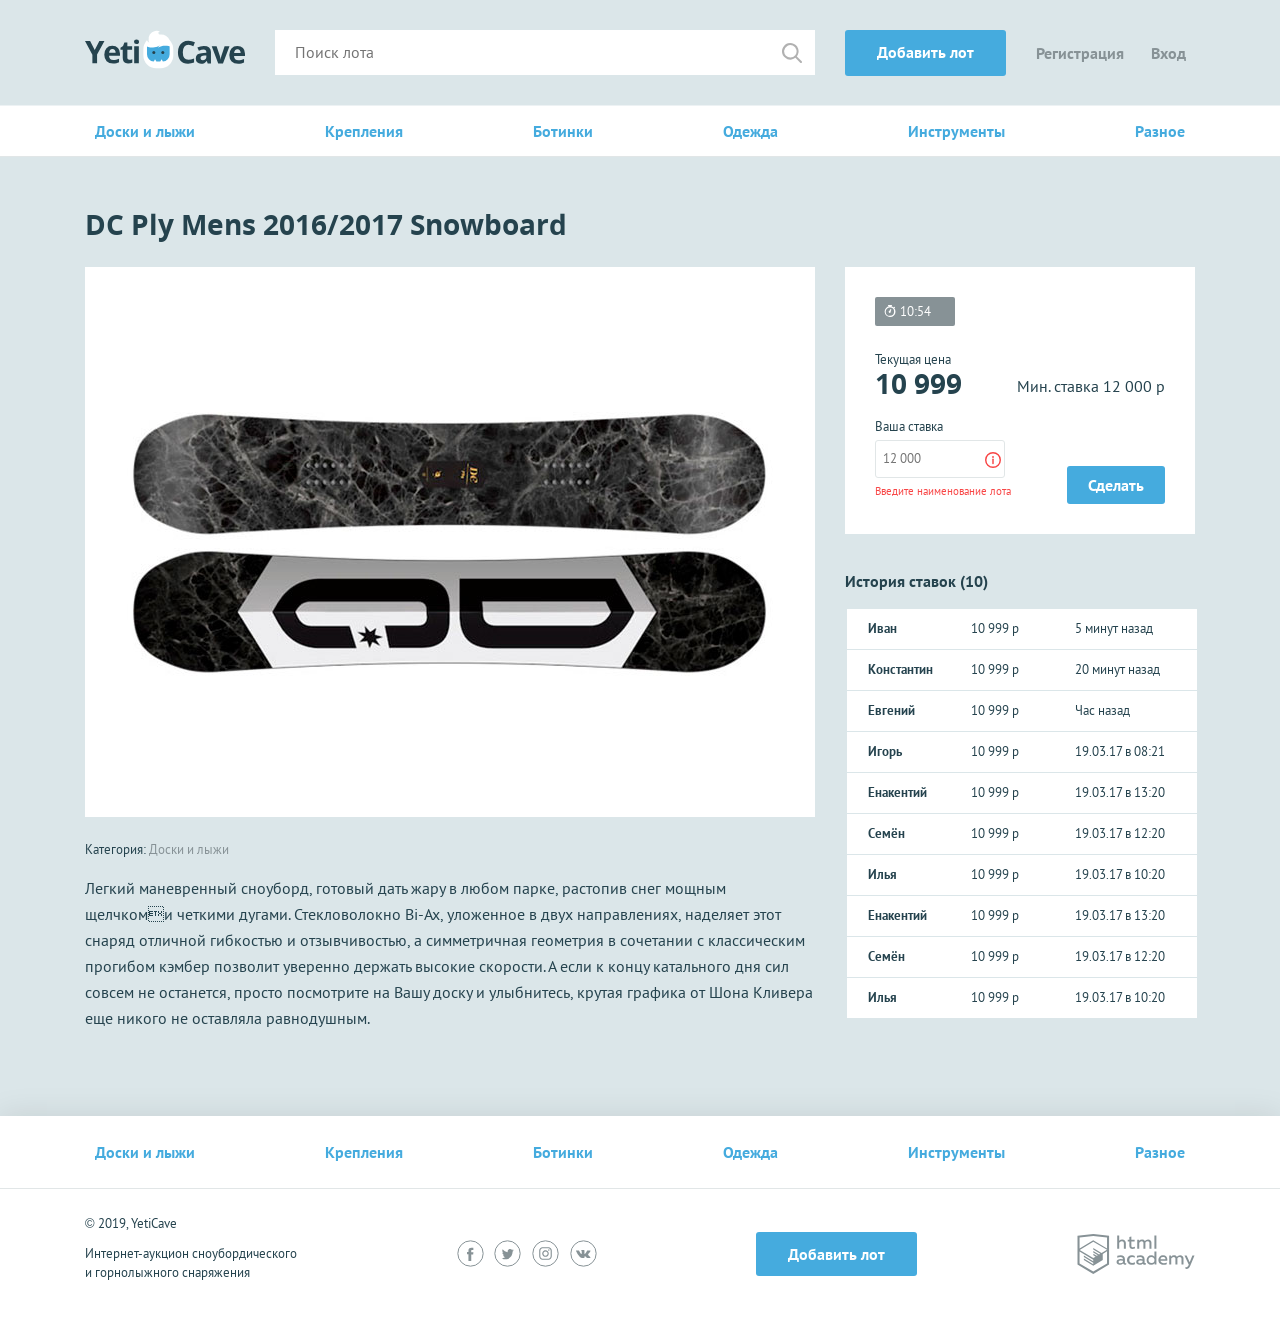
<file: markup/lot.html>
<!DOCTYPE html>
<html lang="ru">
<head>
  <meta charset="UTF-8">
  <title>DC Ply Mens 2016/2017 Snowboard</title>
  <link href="../assets/css/normalize.min.css" rel="stylesheet">
  <link href="../assets/css/style.css" rel="stylesheet">
</head>
<body>

<div class="page-wrapper">

  <header class="main-header">
    <div class="main-header__container container">
      <h1 class="visually-hidden">YetiCave</h1>
      <a class="main-header__logo" href="index.html">
        <img src="../assets/img/logo.svg" width="160" height="39" alt="Логотип компании YetiCave">
      </a>
      <form class="main-header__search" method="get" action="https://echo.htmlacademy.ru" autocomplete="off">
        <input type="search" name="search" placeholder="Поиск лота">
        <input class="main-header__search-btn" type="submit" name="find" value="Найти">
      </form>
      <a class="main-header__add-lot button" href="add-lot.html">Добавить лот</a>
      <nav class="user-menu">
        <ul class="user-menu__list">
          <li class="user-menu__item">
            <a href="sign-up.html">Регистрация</a>
          </li>
          <li class="user-menu__item">
            <a href="login.html">Вход</a>
          </li>
        </ul>
      </nav>
    </div>
  </header>

  <main>
    <nav class="nav">
      <ul class="nav__list container">
        <li class="nav__item">
          <a href="all-lots.html">Доски и лыжи</a>
        </li>
        <li class="nav__item">
          <a href="all-lots.html">Крепления</a>
        </li>
        <li class="nav__item">
          <a href="all-lots.html">Ботинки</a>
        </li>
        <li class="nav__item">
          <a href="all-lots.html">Одежда</a>
        </li>
        <li class="nav__item">
          <a href="all-lots.html">Инструменты</a>
        </li>
        <li class="nav__item">
          <a href="all-lots.html">Разное</a>
        </li>
      </ul>
    </nav>
    <section class="lot-item container">
      <h2>DC Ply Mens 2016/2017 Snowboard</h2>
      <div class="lot-item__content">
        <div class="lot-item__left">
          <div class="lot-item__image">
            <img src="../assets/img/lot-image.jpg" width="730" height="548" alt="Сноуборд">
          </div>
          <p class="lot-item__category">Категория: <span>Доски и лыжи</span></p>
          <p class="lot-item__description">Легкий маневренный сноуборд, готовый дать жару в любом парке, растопив
            снег
            мощным щелчкоми четкими дугами. Стекловолокно Bi-Ax, уложенное в двух направлениях, наделяет этот
            снаряд
            отличной гибкостью и отзывчивостью, а симметричная геометрия в сочетании с классическим прогибом
            кэмбер
            позволит уверенно держать высокие скорости. А если к концу катального дня сил совсем не останется,
            просто
            посмотрите на Вашу доску и улыбнитесь, крутая графика от Шона Кливера еще никого не оставляла
            равнодушным.</p>
        </div>
        <div class="lot-item__right">
          <div class="lot-item__state">
            <div class="lot-item__timer timer">
              10:54
            </div>
            <div class="lot-item__cost-state">
              <div class="lot-item__rate">
                <span class="lot-item__amount">Текущая цена</span>
                <span class="lot-item__cost">10 999</span>
              </div>
              <div class="lot-item__min-cost">
                Мин. ставка <span>12 000 р</span>
              </div>
            </div>
            <form class="lot-item__form" action="https://echo.htmlacademy.ru" method="post" autocomplete="off">
              <p class="lot-item__form-item form__item form__item--invalid">
                <label for="cost">Ваша ставка</label>
                <input id="cost" type="text" name="cost" placeholder="12 000">
                <span class="form__error">Введите наименование лота</span>
              </p>
              <button type="submit" class="button">Сделать ставку</button>
            </form>
          </div>
          <div class="history">
            <h3>История ставок (<span>10</span>)</h3>
            <table class="history__list">
              <tr class="history__item">
                <td class="history__name">Иван</td>
                <td class="history__price">10 999 р</td>
                <td class="history__time">5 минут назад</td>
              </tr>
              <tr class="history__item">
                <td class="history__name">Константин</td>
                <td class="history__price">10 999 р</td>
                <td class="history__time">20 минут назад</td>
              </tr>
              <tr class="history__item">
                <td class="history__name">Евгений</td>
                <td class="history__price">10 999 р</td>
                <td class="history__time">Час назад</td>
              </tr>
              <tr class="history__item">
                <td class="history__name">Игорь</td>
                <td class="history__price">10 999 р</td>
                <td class="history__time">19.03.17 в 08:21</td>
              </tr>
              <tr class="history__item">
                <td class="history__name">Енакентий</td>
                <td class="history__price">10 999 р</td>
                <td class="history__time">19.03.17 в 13:20</td>
              </tr>
              <tr class="history__item">
                <td class="history__name">Семён</td>
                <td class="history__price">10 999 р</td>
                <td class="history__time">19.03.17 в 12:20</td>
              </tr>
              <tr class="history__item">
                <td class="history__name">Илья</td>
                <td class="history__price">10 999 р</td>
                <td class="history__time">19.03.17 в 10:20</td>
              </tr>
              <tr class="history__item">
                <td class="history__name">Енакентий</td>
                <td class="history__price">10 999 р</td>
                <td class="history__time">19.03.17 в 13:20</td>
              </tr>
              <tr class="history__item">
                <td class="history__name">Семён</td>
                <td class="history__price">10 999 р</td>
                <td class="history__time">19.03.17 в 12:20</td>
              </tr>
              <tr class="history__item">
                <td class="history__name">Илья</td>
                <td class="history__price">10 999 р</td>
                <td class="history__time">19.03.17 в 10:20</td>
              </tr>
            </table>
          </div>
        </div>
      </div>
    </section>
  </main>

</div>

<footer class="main-footer">
  <nav class="nav">
    <ul class="nav__list container">
      <li class="nav__item">
        <a href="all-lots.html">Доски и лыжи</a>
      </li>
      <li class="nav__item">
        <a href="all-lots.html">Крепления</a>
      </li>
      <li class="nav__item">
        <a href="all-lots.html">Ботинки</a>
      </li>
      <li class="nav__item">
        <a href="all-lots.html">Одежда</a>
      </li>
      <li class="nav__item">
        <a href="all-lots.html">Инструменты</a>
      </li>
      <li class="nav__item">
        <a href="all-lots.html">Разное</a>
      </li>
    </ul>
  </nav>
  <div class="main-footer__bottom container">
    <div class="main-footer__copyright">
      <p>© 2019, YetiCave</p>
      <p>Интернет-аукцион сноубордического и горнолыжного снаряжения</p>
    </div>
    <div class="main-footer__social social">
      <span class="visually-hidden">Мы в соцсетях:</span>
      <a class="social__link social__link--facebook" href="#">
        <span class="visually-hidden">Facebook</span>
        <svg width="27" height="27" viewBox="0 0 27 27" xmlns="http://www.w3.org/2000/svg"><circle stroke="#879296" fill="none" cx="13.5" cy="13.5" r="12.667"/><path fill="#879296" d="M14.26 20.983h-2.816v-6.626H10.04v-2.28h1.404v-1.364c0-1.862.79-2.922 3.04-2.922h1.87v2.28h-1.17c-.876 0-.972.322-.972.916v1.14h2.212l-.245 2.28h-1.92v6.625z"/></svg>
      </a>
      <span class="visually-hidden">,</span>
      <a class="social__link social__link--twitter" href="#">
        <span class="visually-hidden">Twitter</span>
        <svg width="27" height="27" viewBox="0 0 27 27" xmlns="http://www.w3.org/2000/svg"><circle stroke="#879296" fill="none" cx="13.5" cy="13.5" r="12.687"/><path fill="#879296" d="M18.38 10.572c.525-.336.913-.848 1.092-1.445-.485.305-1.02.52-1.58.635-.458-.525-1.12-.827-1.816-.83-1.388.063-2.473 1.226-2.44 2.615-.002.2.02.4.06.596-2.017-.144-3.87-1.16-5.076-2.78-.22.403-.335.856-.332 1.315-.01.865.403 1.68 1.104 2.188-.397-.016-.782-.13-1.123-.333-.03 1.207.78 2.272 1.95 2.567-.21.06-.43.09-.653.088-.155.015-.313.015-.47 0 .3 1.045 1.238 1.777 2.324 1.815-.864.724-1.956 1.12-3.083 1.122-.198.013-.397.013-.595 0 1.12.767 2.447 1.18 3.805 1.182 4.57 0 7.066-3.992 7.066-7.456v-.34c.49-.375.912-.835 1.24-1.357-.465.218-.963.36-1.473.42z"/></svg>
      </a>
      <span class="visually-hidden">,</span>
      <a class="social__link social__link--instagram" href="#">
        <span class="visually-hidden">Instagram</span>
        <svg width="27" height="27" viewBox="0 0 27 27" xmlns="http://www.w3.org/2000/svg"><circle stroke="#879296" fill="none" cx="13.5" cy="13.5" r="12.687"/><path fill="#879296" d="M13.5 8.3h2.567c.403.002.803.075 1.18.213.552.213.988.65 1.2 1.2.14.38.213.778.216 1.18v5.136c-.003.403-.076.803-.215 1.18-.213.552-.65.988-1.2 1.2-.378.14-.778.213-1.18.216h-5.135c-.403-.003-.802-.076-1.18-.215-.552-.214-.988-.65-1.2-1.2-.14-.38-.212-.78-.215-1.182V13.46v-2.566c.003-.403.076-.802.214-1.18.213-.552.65-.988 1.2-1.2.38-.14.778-.212 1.18-.215H13.5m0-1.143h-2.616c-.526.01-1.048.108-1.54.292-.853.33-1.527 1-1.856 1.854-.184.493-.283 1.014-.292 1.542v5.232c.01.526.108 1.048.292 1.54.33.853 1.003 1.527 1.855 1.856.493.184 1.015.283 1.54.293H16.117c.527-.01 1.048-.11 1.54-.293.854-.33 1.527-1.003 1.856-1.855.184-.493.283-1.015.293-1.54V13.46v-2.614c-.01-.528-.11-1.05-.293-1.542-.33-.853-1.002-1.525-1.855-1.855-.493-.185-1.014-.283-1.54-.293-.665.01-.89 0-2.617 0zm0 3.093c-2.51.007-4.07 2.73-2.808 4.898 1.26 2.17 4.398 2.16 5.645-.017.285-.495.434-1.058.433-1.63-.006-1.8-1.47-3.256-3.27-3.25zm0 5.378c-1.63-.007-2.64-1.777-1.82-3.185.823-1.41 2.86-1.4 3.67.017.18.316.276.675.278 1.04.006 1.177-.95 2.133-2.128 2.128zm4.118-5.524c0 .58-.626.94-1.127.65-.5-.29-.5-1.012 0-1.3.116-.067.245-.102.378-.102.418-.005.76.333.76.752z"/></svg>
      </a>
      <span class="visually-hidden">,</span>
      <a class="social__link social__link--vkontakte" href="#">
        <span class="visually-hidden">Вконтакте</span>
        <svg width="27" height="27" viewBox="0 0 27 27" xmlns="http://www.w3.org/2000/svg"><circle stroke="#879296" fill="none" cx="13.5" cy="13.5" r="12.666"/><path fill="#879296" d="M13.92 18.07c.142-.016.278-.074.39-.166.077-.107.118-.237.116-.37 0 0 0-1.13.516-1.296.517-.165 1.208 1.09 1.95 1.58.276.213.624.314.973.28h1.95s.973-.057.525-.837c-.38-.62-.865-1.17-1.432-1.626-1.208-1.1-1.043-.916.41-2.816.886-1.16 1.236-1.86 1.13-2.163-.108-.302-.76-.214-.76-.214h-2.164c-.092-.026-.19-.026-.282 0-.083.058-.15.135-.195.225-.224.57-.49 1.125-.8 1.656-.973 1.61-1.344 1.697-1.51 1.59-.37-.234-.272-.975-.272-1.433 0-1.56.243-2.202-.468-2.377-.32-.075-.647-.108-.974-.098-.604-.052-1.213.01-1.793.186-.243.116-.438.38-.32.4.245.018.474.13.642.31.152.303.225.638.214.975 0 0 .127 1.832-.302 2.056-.43.223-.692-.167-1.55-1.618-.29-.506-.547-1.03-.77-1.57-.038-.09-.098-.17-.174-.233-.1-.065-.214-.108-.332-.128H6.485s-.312 0-.42.137c-.106.135 0 .36 0 .36.87 2 2.022 3.868 3.42 5.543.923.996 2.21 1.573 3.567 1.598z"/></svg>
      </a>
    </div>
    <a class="main-footer__add-lot button" href="add-lot.html">Добавить лот</a>
    <div class="main-footer__developed-by">
      <span class="visually-hidden">Разработано:</span>
      <a class="logo-academy" href="https://htmlacademy.ru/intensive/php">
        <span class="visually-hidden">HTML Academy</span>
        <svg width="118" height="40" xmlns="http://www.w3.org/2000/svg" viewBox="0 0 117.01 40">
          <path fill="#879296"
                d="M280.33,109.39a2.14,2.14,0,0,1-.6.11.59.59,0,0,1-.66-.66v-3.24c0-2.73-1.62-4-4.18-4a11.08,11.08,0,0,0-3.47.6v1.85a8.05,8.05,0,0,1,3.26-.7c1.54,0,2.37.79,2.37,1.92v.32a12,12,0,0,0-2.36-.26c-1.88,0-4,.72-4,3,0,1.87,1.53,2.77,3.17,2.77a5.25,5.25,0,0,0,3.41-1.17,1.81,1.81,0,0,0,1.81,1.06,3.52,3.52,0,0,0,1.28-.23v-1.45Zm-3.28-.85a3.68,3.68,0,0,1-2.62,1.07c-.9,0-1.7-.45-1.7-1.34,0-1.13,1.21-1.49,2.36-1.49a10.56,10.56,0,0,1,2,.23v1.53Zm9,2.64a6.81,6.81,0,0,0,3-.62V108.7a5.44,5.44,0,0,1-2.64.7,3,3,0,1,1,0-6,4.42,4.42,0,0,1,2.51.75v-1.85a5.47,5.47,0,0,0-2.79-.7,4.69,4.69,0,0,0-5,4.84,4.57,4.57,0,0,0,4.88,4.69Zm8.29-5.8c-1.88,0-4,.72-4,3,0,1.87,1.53,2.77,3.17,2.77a5.25,5.25,0,0,0,3.41-1.17,1.81,1.81,0,0,0,1.81,1.05,3.54,3.54,0,0,0,1.28-.23v-1.45a2.13,2.13,0,0,1-.6.11.59.59,0,0,1-.66-.66v-3.24c0-2.73-1.62-4-4.18-4a11.08,11.08,0,0,0-3.47.6v1.85a8.05,8.05,0,0,1,3.26-.7c1.55,0,2.37.79,2.37,1.92v.32a12,12,0,0,0-2.36-.26Zm2.36,3.17a3.68,3.68,0,0,1-2.62,1.07c-.9,0-1.7-.45-1.7-1.34,0-1.13,1.21-1.49,2.36-1.49a10.56,10.56,0,0,1,2,.23v1.53Zm4.11-2.13a4.49,4.49,0,0,0,4.48,4.77,4.21,4.21,0,0,0,3.47-1.68v1.43h1.81V97.75h-2v5.31a4.19,4.19,0,0,0-3.26-1.41,4.49,4.49,0,0,0-4.48,4.77Zm7.73-1.11v2.2a3.15,3.15,0,0,1-2.88,1.9,3,3,0,0,1,0-6,3.16,3.16,0,0,1,2.88,1.88Zm9.12,5.88a7.75,7.75,0,0,0,3.24-.62v-1.73a6.62,6.62,0,0,1-2.86.64c-1.66,0-3.24-.68-3.47-2.3h6.8c.58-2.62-.66-5.52-4.26-5.52a4.53,4.53,0,0,0-4.58,4.77c0,3.18,2.36,4.77,5.13,4.77Zm-.45-7.86a2.13,2.13,0,0,1,2.36,2.34h-5a2.47,2.47,0,0,1,2.66-2.34Zm18.43,2v5.6h2v-5.65a3.32,3.32,0,0,0-3.43-3.64A4.48,4.48,0,0,0,331,103.1a3.09,3.09,0,0,0-2.83-1.45,4.13,4.13,0,0,0-3,1.38v-1.13h-1.79v9h2v-6.11a3.21,3.21,0,0,1,2.39-1.39,1.72,1.72,0,0,1,1.79,1.9v5.6h2v-5.65c0-.21,0-.41,0-.62a3,3,0,0,1,2.24-1.22,1.72,1.72,0,0,1,1.79,1.9Zm13-3.45h-2.11l-2.69,6.82-3.05-6.82h-2.15l4.3,9.12-.19.45c-.53,1.41-1.26,2.11-2.24,2.11a3.13,3.13,0,0,1-.92-.13v1.71a5.12,5.12,0,0,0,1.19.15c1.38,0,2.66-.79,3.64-3.15l4.24-10.27ZM273.33,89.11a3.18,3.18,0,0,1,2.53-1.51A2,2,0,0,1,278,89.77V95.1h2v-5.6a3.52,3.52,0,0,0-3.73-3.69,4.12,4.12,0,0,0-2.92,1.24V81.91h-2V95.1h2v-6Zm10.18,3.24c0,2.11,1.36,3,3.11,3a7.39,7.39,0,0,0,2.43-.4V93.2a4.87,4.87,0,0,1-1.83.36c-1.17,0-1.72-.4-1.72-1.58V87.83h3.28V86.06h-3.28V82.84l-2,.49v2.73h-1.62v1.77h1.62v4.52ZM293.38,89a3.21,3.21,0,0,1,2.39-1.39,1.72,1.72,0,0,1,1.79,1.9v5.6h2V89.45c0-.21,0-.41,0-.62a3,3,0,0,1,2.24-1.22,1.72,1.72,0,0,1,1.79,1.9v5.6h2V89.45a3.32,3.32,0,0,0-3.43-3.64A4.47,4.47,0,0,0,299,87.26a3.09,3.09,0,0,0-2.83-1.45,4.13,4.13,0,0,0-3,1.38V86.06h-1.79v9h2V89Zm15.16-7.09h2V95.1h-2Zm-61.11-1.57L231.64,82v28.95l15.79,9.4,15.79-9.4V82L247.6,80.35l-.17,0Zm13.73,29.43-13.73,8.17-13.73-8.17V97.9L247.37,106l0,1.47L238,101.93v1.43l9.41,5.66,0,1.51-9.41-5.6v1.43l9.41,5.66,9.5-5.69V104.9h0v-4.67l4.23-2.53v12.06Zm0-13.6-3.76,2.21-1.73,1-8.27-4.92v1.43l7.07,4.2-.06,0-.15.09-1,.59-5.83-3.47v1.43l4.61,2.74-1.09.73,0,0-3.48-2v1.43l2.28,1.34-2.33,1.4-13.6-8.08,13.62-8.19h0l13.79,8Zm0-1.44-13.8-8.14h0l-13.65,8.13V83.85l13.73-1.44,13.73,1.44V94.72Z"
                transform="translate(-231.64 -80.34)"/>
        </svg>
      </a>
    </div>
  </div>
</footer>

</body>
</html>
</file>
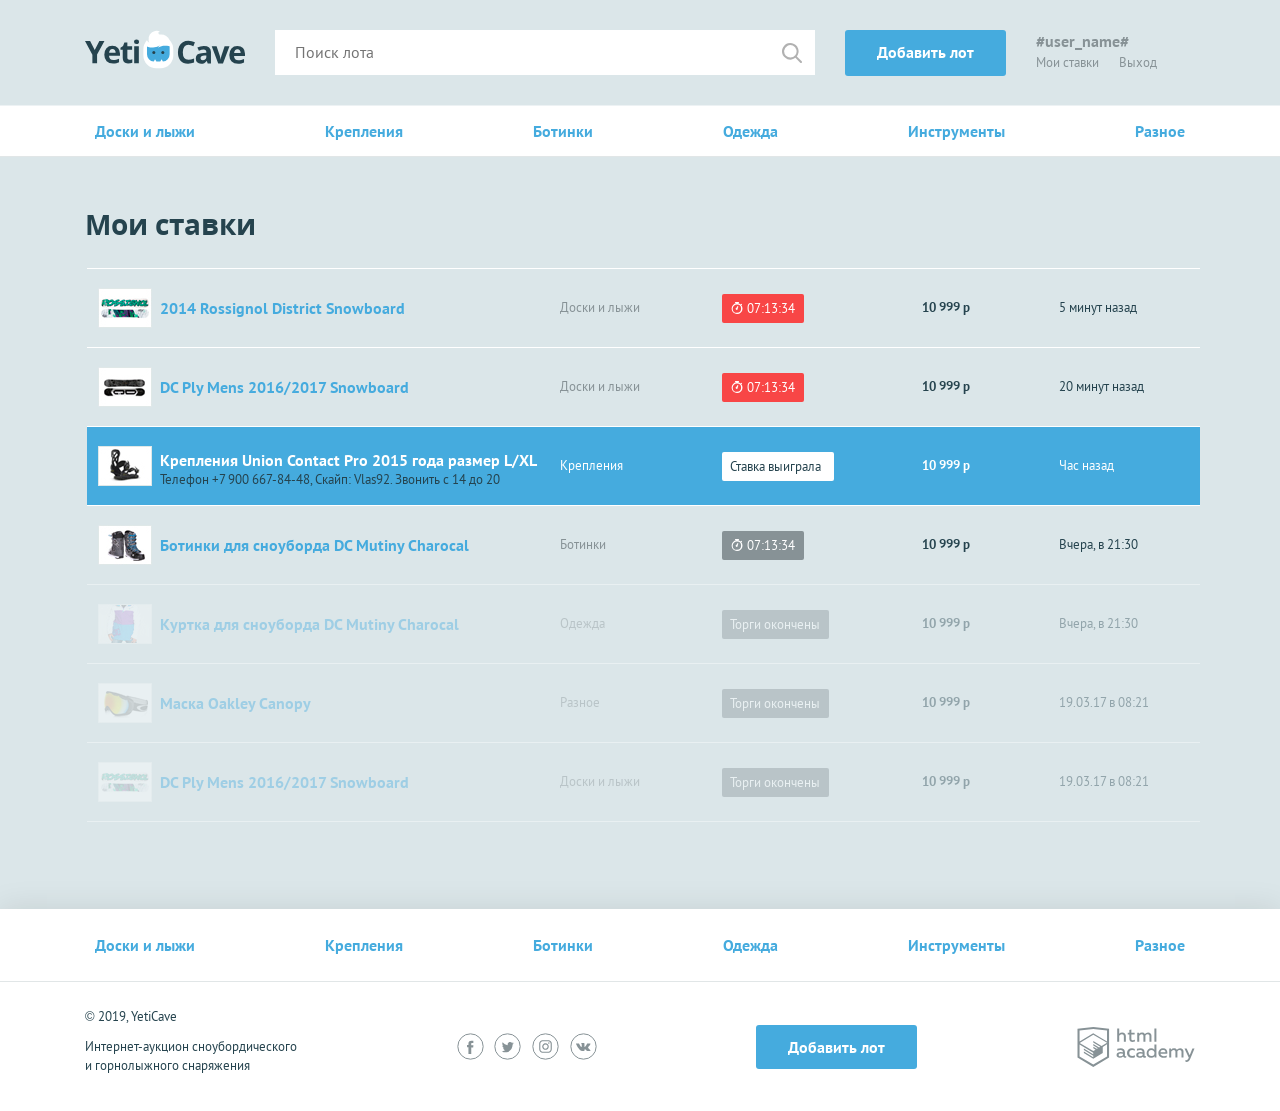
<file: markup/my-bets.html>
<!DOCTYPE html>
<html lang="ru">
<head>
  <meta charset="UTF-8">
  <title>Мои ставки</title>
  <link href="../assets/css/normalize.min.css" rel="stylesheet">
  <link href="../assets/css/style.css" rel="stylesheet">
</head>
<body>

<div class="page-wrapper">

  <header class="main-header">
    <div class="main-header__container container">
      <h1 class="visually-hidden">YetiCave</h1>
      <a class="main-header__logo" href="index.html">
        <img src="../assets/img/logo.svg" width="160" height="39" alt="Логотип компании YetiCave">
      </a>
      <form class="main-header__search" method="get" action="https://echo.htmlacademy.ru" autocomplete="off">
        <input type="search" name="search" placeholder="Поиск лота">
        <input class="main-header__search-btn" type="submit" name="find" value="Найти">
      </form>
      <a class="main-header__add-lot button" href="add-lot.html">Добавить лот</a>
      <nav class="user-menu">
        <div class="user-menu__logged">
          <p>#user_name#</p>
          <a class="user-menu__bets user-menu" href="my-bets.html">Мои ставки</a>
          <a class="user-menu__logout" href="#">Выход</a>
        </div>
      </nav>
    </div>
  </header>

  <main>
    <nav class="nav">
      <ul class="nav__list container">
        <li class="nav__item">
          <a href="all-lots.html">Доски и лыжи</a>
        </li>
        <li class="nav__item">
          <a href="all-lots.html">Крепления</a>
        </li>
        <li class="nav__item">
          <a href="all-lots.html">Ботинки</a>
        </li>
        <li class="nav__item">
          <a href="all-lots.html">Одежда</a>
        </li>
        <li class="nav__item">
          <a href="all-lots.html">Инструменты</a>
        </li>
        <li class="nav__item">
          <a href="all-lots.html">Разное</a>
        </li>
      </ul>
    </nav>
    <section class="rates container">
      <h2>Мои ставки</h2>
      <table class="rates__list">
        <tr class="rates__item">
          <td class="rates__info">
            <div class="rates__img">
              <img src="../assets/img/rate1.jpg" width="54" height="40" alt="Сноуборд">
            </div>
            <h3 class="rates__title"><a href="lot.html">2014 Rossignol District Snowboard</a></h3>
          </td>
          <td class="rates__category">
            Доски и лыжи
          </td>
          <td class="rates__timer">
            <div class="timer timer--finishing">07:13:34</div>
          </td>
          <td class="rates__price">
            10 999 р
          </td>
          <td class="rates__time">
            5 минут назад
          </td>
        </tr>
        <tr class="rates__item">
          <td class="rates__info">
            <div class="rates__img">
              <img src="../assets/img/rate2.jpg" width="54" height="40" alt="Сноуборд">
            </div>
            <h3 class="rates__title"><a href="lot.html">DC Ply Mens 2016/2017 Snowboard</a></h3>
          </td>
          <td class="rates__category">
            Доски и лыжи
          </td>
          <td class="rates__timer">
            <div class="timer timer--finishing">07:13:34</div>
          </td>
          <td class="rates__price">
            10 999 р
          </td>
          <td class="rates__time">
            20 минут назад
          </td>
        </tr>
        <tr class="rates__item rates__item--win">
          <td class="rates__info">
            <div class="rates__img">
              <img src="../assets/img/rate3.jpg" width="54" height="40" alt="Крепления">
            </div>
            <div>
              <h3 class="rates__title"><a href="lot.html">Крепления Union Contact Pro 2015 года размер L/XL</a></h3>
              <p>Телефон +7 900 667-84-48, Скайп: Vlas92. Звонить с 14 до 20</p>
            </div>
          </td>
          <td class="rates__category">
            Крепления
          </td>
          <td class="rates__timer">
            <div class="timer timer--win">Ставка выиграла</div>
          </td>
          <td class="rates__price">
            10 999 р
          </td>
          <td class="rates__time">
            Час назад
          </td>
        </tr>
        <tr class="rates__item">
          <td class="rates__info">
            <div class="rates__img">
              <img src="../assets/img/rate4.jpg" width="54" height="40" alt="Ботинки">
            </div>
            <h3 class="rates__title"><a href="lot.html">Ботинки для сноуборда DC Mutiny Charocal</a></h3>
          </td>
          <td class="rates__category">
            Ботинки
          </td>
          <td class="rates__timer">
            <div class="timer">07:13:34</div>
          </td>
          <td class="rates__price">
            10 999 р
          </td>
          <td class="rates__time">
            Вчера, в 21:30
          </td>
        </tr>
        <tr class="rates__item rates__item--end">
          <td class="rates__info">
            <div class="rates__img">
              <img src="../assets/img/rate5.jpg" width="54" height="40" alt="Куртка">
            </div>
            <h3 class="rates__title"><a href="lot.html">Куртка для сноуборда DC Mutiny Charocal</a></h3>
          </td>
          <td class="rates__category">
            Одежда
          </td>
          <td class="rates__timer">
            <div class="timer timer--end">Торги окончены</div>
          </td>
          <td class="rates__price">
            10 999 р
          </td>
          <td class="rates__time">
            Вчера, в 21:30
          </td>
        </tr>
        <tr class="rates__item rates__item--end">
          <td class="rates__info">
            <div class="rates__img">
              <img src="../assets/img/rate6.jpg" width="54" height="40" alt="Маска">
            </div>
            <h3 class="rates__title"><a href="lot.html">Маска Oakley Canopy</a></h3>
          </td>
          <td class="rates__category">
            Разное
          </td>
          <td class="rates__timer">
            <div class="timer timer--end">Торги окончены</div>
          </td>
          <td class="rates__price">
            10 999 р
          </td>
          <td class="rates__time">
            19.03.17 в 08:21
          </td>
        </tr>
        <tr class="rates__item rates__item--end">
          <td class="rates__info">
            <div class="rates__img">
              <img src="../assets/img/rate7.jpg" width="54" height="40" alt="Сноуборд">
            </div>
            <h3 class="rates__title"><a href="lot.html">DC Ply Mens 2016/2017 Snowboard</a></h3>
          </td>
          <td class="rates__category">
            Доски и лыжи
          </td>
          <td class="rates__timer">
            <div class="timer timer--end">Торги окончены</div>
          </td>
          <td class="rates__price">
            10 999 р
          </td>
          <td class="rates__time">
            19.03.17 в 08:21
          </td>
        </tr>
      </table>
    </section>
  </main>

</div>

<footer class="main-footer">
  <nav class="nav">
    <ul class="nav__list container">
      <li class="nav__item">
        <a href="all-lots.html">Доски и лыжи</a>
      </li>
      <li class="nav__item">
        <a href="all-lots.html">Крепления</a>
      </li>
      <li class="nav__item">
        <a href="all-lots.html">Ботинки</a>
      </li>
      <li class="nav__item">
        <a href="all-lots.html">Одежда</a>
      </li>
      <li class="nav__item">
        <a href="all-lots.html">Инструменты</a>
      </li>
      <li class="nav__item">
        <a href="all-lots.html">Разное</a>
      </li>
    </ul>
  </nav>
  <div class="main-footer__bottom container">
    <div class="main-footer__copyright">
      <p>© 2019, YetiCave</p>
      <p>Интернет-аукцион сноубордического и горнолыжного снаряжения</p>
    </div>
    <div class="main-footer__social social">
      <span class="visually-hidden">Мы в соцсетях:</span>
      <a class="social__link social__link--facebook" href="#">
        <span class="visually-hidden">Facebook</span>
        <svg width="27" height="27" viewBox="0 0 27 27" xmlns="http://www.w3.org/2000/svg"><circle stroke="#879296" fill="none" cx="13.5" cy="13.5" r="12.667"/><path fill="#879296" d="M14.26 20.983h-2.816v-6.626H10.04v-2.28h1.404v-1.364c0-1.862.79-2.922 3.04-2.922h1.87v2.28h-1.17c-.876 0-.972.322-.972.916v1.14h2.212l-.245 2.28h-1.92v6.625z"/></svg>
      </a>
      <span class="visually-hidden">,</span>
      <a class="social__link social__link--twitter" href="#">
        <span class="visually-hidden">Twitter</span>
        <svg width="27" height="27" viewBox="0 0 27 27" xmlns="http://www.w3.org/2000/svg"><circle stroke="#879296" fill="none" cx="13.5" cy="13.5" r="12.687"/><path fill="#879296" d="M18.38 10.572c.525-.336.913-.848 1.092-1.445-.485.305-1.02.52-1.58.635-.458-.525-1.12-.827-1.816-.83-1.388.063-2.473 1.226-2.44 2.615-.002.2.02.4.06.596-2.017-.144-3.87-1.16-5.076-2.78-.22.403-.335.856-.332 1.315-.01.865.403 1.68 1.104 2.188-.397-.016-.782-.13-1.123-.333-.03 1.207.78 2.272 1.95 2.567-.21.06-.43.09-.653.088-.155.015-.313.015-.47 0 .3 1.045 1.238 1.777 2.324 1.815-.864.724-1.956 1.12-3.083 1.122-.198.013-.397.013-.595 0 1.12.767 2.447 1.18 3.805 1.182 4.57 0 7.066-3.992 7.066-7.456v-.34c.49-.375.912-.835 1.24-1.357-.465.218-.963.36-1.473.42z"/></svg>
      </a>
      <span class="visually-hidden">,</span>
      <a class="social__link social__link--instagram" href="#">
        <span class="visually-hidden">Instagram</span>
        <svg width="27" height="27" viewBox="0 0 27 27" xmlns="http://www.w3.org/2000/svg"><circle stroke="#879296" fill="none" cx="13.5" cy="13.5" r="12.687"/><path fill="#879296" d="M13.5 8.3h2.567c.403.002.803.075 1.18.213.552.213.988.65 1.2 1.2.14.38.213.778.216 1.18v5.136c-.003.403-.076.803-.215 1.18-.213.552-.65.988-1.2 1.2-.378.14-.778.213-1.18.216h-5.135c-.403-.003-.802-.076-1.18-.215-.552-.214-.988-.65-1.2-1.2-.14-.38-.212-.78-.215-1.182V13.46v-2.566c.003-.403.076-.802.214-1.18.213-.552.65-.988 1.2-1.2.38-.14.778-.212 1.18-.215H13.5m0-1.143h-2.616c-.526.01-1.048.108-1.54.292-.853.33-1.527 1-1.856 1.854-.184.493-.283 1.014-.292 1.542v5.232c.01.526.108 1.048.292 1.54.33.853 1.003 1.527 1.855 1.856.493.184 1.015.283 1.54.293H16.117c.527-.01 1.048-.11 1.54-.293.854-.33 1.527-1.003 1.856-1.855.184-.493.283-1.015.293-1.54V13.46v-2.614c-.01-.528-.11-1.05-.293-1.542-.33-.853-1.002-1.525-1.855-1.855-.493-.185-1.014-.283-1.54-.293-.665.01-.89 0-2.617 0zm0 3.093c-2.51.007-4.07 2.73-2.808 4.898 1.26 2.17 4.398 2.16 5.645-.017.285-.495.434-1.058.433-1.63-.006-1.8-1.47-3.256-3.27-3.25zm0 5.378c-1.63-.007-2.64-1.777-1.82-3.185.823-1.41 2.86-1.4 3.67.017.18.316.276.675.278 1.04.006 1.177-.95 2.133-2.128 2.128zm4.118-5.524c0 .58-.626.94-1.127.65-.5-.29-.5-1.012 0-1.3.116-.067.245-.102.378-.102.418-.005.76.333.76.752z"/></svg>
      </a>
      <span class="visually-hidden">,</span>
      <a class="social__link social__link--vkontakte" href="#">
        <span class="visually-hidden">Вконтакте</span>
        <svg width="27" height="27" viewBox="0 0 27 27" xmlns="http://www.w3.org/2000/svg"><circle stroke="#879296" fill="none" cx="13.5" cy="13.5" r="12.666"/><path fill="#879296" d="M13.92 18.07c.142-.016.278-.074.39-.166.077-.107.118-.237.116-.37 0 0 0-1.13.516-1.296.517-.165 1.208 1.09 1.95 1.58.276.213.624.314.973.28h1.95s.973-.057.525-.837c-.38-.62-.865-1.17-1.432-1.626-1.208-1.1-1.043-.916.41-2.816.886-1.16 1.236-1.86 1.13-2.163-.108-.302-.76-.214-.76-.214h-2.164c-.092-.026-.19-.026-.282 0-.083.058-.15.135-.195.225-.224.57-.49 1.125-.8 1.656-.973 1.61-1.344 1.697-1.51 1.59-.37-.234-.272-.975-.272-1.433 0-1.56.243-2.202-.468-2.377-.32-.075-.647-.108-.974-.098-.604-.052-1.213.01-1.793.186-.243.116-.438.38-.32.4.245.018.474.13.642.31.152.303.225.638.214.975 0 0 .127 1.832-.302 2.056-.43.223-.692-.167-1.55-1.618-.29-.506-.547-1.03-.77-1.57-.038-.09-.098-.17-.174-.233-.1-.065-.214-.108-.332-.128H6.485s-.312 0-.42.137c-.106.135 0 .36 0 .36.87 2 2.022 3.868 3.42 5.543.923.996 2.21 1.573 3.567 1.598z"/></svg>
      </a>
    </div>
    <a class="main-footer__add-lot button" href="add-lot.html">Добавить лот</a>
    <div class="main-footer__developed-by">
      <span class="visually-hidden">Разработано:</span>
      <a class="logo-academy" href="https://htmlacademy.ru/intensive/php">
        <span class="visually-hidden">HTML Academy</span>
        <svg width="118" height="40" xmlns="http://www.w3.org/2000/svg" viewBox="0 0 117.01 40">
          <path fill="#879296"
                d="M280.33,109.39a2.14,2.14,0,0,1-.6.11.59.59,0,0,1-.66-.66v-3.24c0-2.73-1.62-4-4.18-4a11.08,11.08,0,0,0-3.47.6v1.85a8.05,8.05,0,0,1,3.26-.7c1.54,0,2.37.79,2.37,1.92v.32a12,12,0,0,0-2.36-.26c-1.88,0-4,.72-4,3,0,1.87,1.53,2.77,3.17,2.77a5.25,5.25,0,0,0,3.41-1.17,1.81,1.81,0,0,0,1.81,1.06,3.52,3.52,0,0,0,1.28-.23v-1.45Zm-3.28-.85a3.68,3.68,0,0,1-2.62,1.07c-.9,0-1.7-.45-1.7-1.34,0-1.13,1.21-1.49,2.36-1.49a10.56,10.56,0,0,1,2,.23v1.53Zm9,2.64a6.81,6.81,0,0,0,3-.62V108.7a5.44,5.44,0,0,1-2.64.7,3,3,0,1,1,0-6,4.42,4.42,0,0,1,2.51.75v-1.85a5.47,5.47,0,0,0-2.79-.7,4.69,4.69,0,0,0-5,4.84,4.57,4.57,0,0,0,4.88,4.69Zm8.29-5.8c-1.88,0-4,.72-4,3,0,1.87,1.53,2.77,3.17,2.77a5.25,5.25,0,0,0,3.41-1.17,1.81,1.81,0,0,0,1.81,1.05,3.54,3.54,0,0,0,1.28-.23v-1.45a2.13,2.13,0,0,1-.6.11.59.59,0,0,1-.66-.66v-3.24c0-2.73-1.62-4-4.18-4a11.08,11.08,0,0,0-3.47.6v1.85a8.05,8.05,0,0,1,3.26-.7c1.55,0,2.37.79,2.37,1.92v.32a12,12,0,0,0-2.36-.26Zm2.36,3.17a3.68,3.68,0,0,1-2.62,1.07c-.9,0-1.7-.45-1.7-1.34,0-1.13,1.21-1.49,2.36-1.49a10.56,10.56,0,0,1,2,.23v1.53Zm4.11-2.13a4.49,4.49,0,0,0,4.48,4.77,4.21,4.21,0,0,0,3.47-1.68v1.43h1.81V97.75h-2v5.31a4.19,4.19,0,0,0-3.26-1.41,4.49,4.49,0,0,0-4.48,4.77Zm7.73-1.11v2.2a3.15,3.15,0,0,1-2.88,1.9,3,3,0,0,1,0-6,3.16,3.16,0,0,1,2.88,1.88Zm9.12,5.88a7.75,7.75,0,0,0,3.24-.62v-1.73a6.62,6.62,0,0,1-2.86.64c-1.66,0-3.24-.68-3.47-2.3h6.8c.58-2.62-.66-5.52-4.26-5.52a4.53,4.53,0,0,0-4.58,4.77c0,3.18,2.36,4.77,5.13,4.77Zm-.45-7.86a2.13,2.13,0,0,1,2.36,2.34h-5a2.47,2.47,0,0,1,2.66-2.34Zm18.43,2v5.6h2v-5.65a3.32,3.32,0,0,0-3.43-3.64A4.48,4.48,0,0,0,331,103.1a3.09,3.09,0,0,0-2.83-1.45,4.13,4.13,0,0,0-3,1.38v-1.13h-1.79v9h2v-6.11a3.21,3.21,0,0,1,2.39-1.39,1.72,1.72,0,0,1,1.79,1.9v5.6h2v-5.65c0-.21,0-.41,0-.62a3,3,0,0,1,2.24-1.22,1.72,1.72,0,0,1,1.79,1.9Zm13-3.45h-2.11l-2.69,6.82-3.05-6.82h-2.15l4.3,9.12-.19.45c-.53,1.41-1.26,2.11-2.24,2.11a3.13,3.13,0,0,1-.92-.13v1.71a5.12,5.12,0,0,0,1.19.15c1.38,0,2.66-.79,3.64-3.15l4.24-10.27ZM273.33,89.11a3.18,3.18,0,0,1,2.53-1.51A2,2,0,0,1,278,89.77V95.1h2v-5.6a3.52,3.52,0,0,0-3.73-3.69,4.12,4.12,0,0,0-2.92,1.24V81.91h-2V95.1h2v-6Zm10.18,3.24c0,2.11,1.36,3,3.11,3a7.39,7.39,0,0,0,2.43-.4V93.2a4.87,4.87,0,0,1-1.83.36c-1.17,0-1.72-.4-1.72-1.58V87.83h3.28V86.06h-3.28V82.84l-2,.49v2.73h-1.62v1.77h1.62v4.52ZM293.38,89a3.21,3.21,0,0,1,2.39-1.39,1.72,1.72,0,0,1,1.79,1.9v5.6h2V89.45c0-.21,0-.41,0-.62a3,3,0,0,1,2.24-1.22,1.72,1.72,0,0,1,1.79,1.9v5.6h2V89.45a3.32,3.32,0,0,0-3.43-3.64A4.47,4.47,0,0,0,299,87.26a3.09,3.09,0,0,0-2.83-1.45,4.13,4.13,0,0,0-3,1.38V86.06h-1.79v9h2V89Zm15.16-7.09h2V95.1h-2Zm-61.11-1.57L231.64,82v28.95l15.79,9.4,15.79-9.4V82L247.6,80.35l-.17,0Zm13.73,29.43-13.73,8.17-13.73-8.17V97.9L247.37,106l0,1.47L238,101.93v1.43l9.41,5.66,0,1.51-9.41-5.6v1.43l9.41,5.66,9.5-5.69V104.9h0v-4.67l4.23-2.53v12.06Zm0-13.6-3.76,2.21-1.73,1-8.27-4.92v1.43l7.07,4.2-.06,0-.15.09-1,.59-5.83-3.47v1.43l4.61,2.74-1.09.73,0,0-3.48-2v1.43l2.28,1.34-2.33,1.4-13.6-8.08,13.62-8.19h0l13.79,8Zm0-1.44-13.8-8.14h0l-13.65,8.13V83.85l13.73-1.44,13.73,1.44V94.72Z"
                transform="translate(-231.64 -80.34)"/>
        </svg>
      </a>
    </div>
  </div>
</footer>

</body>
</html>
</file>
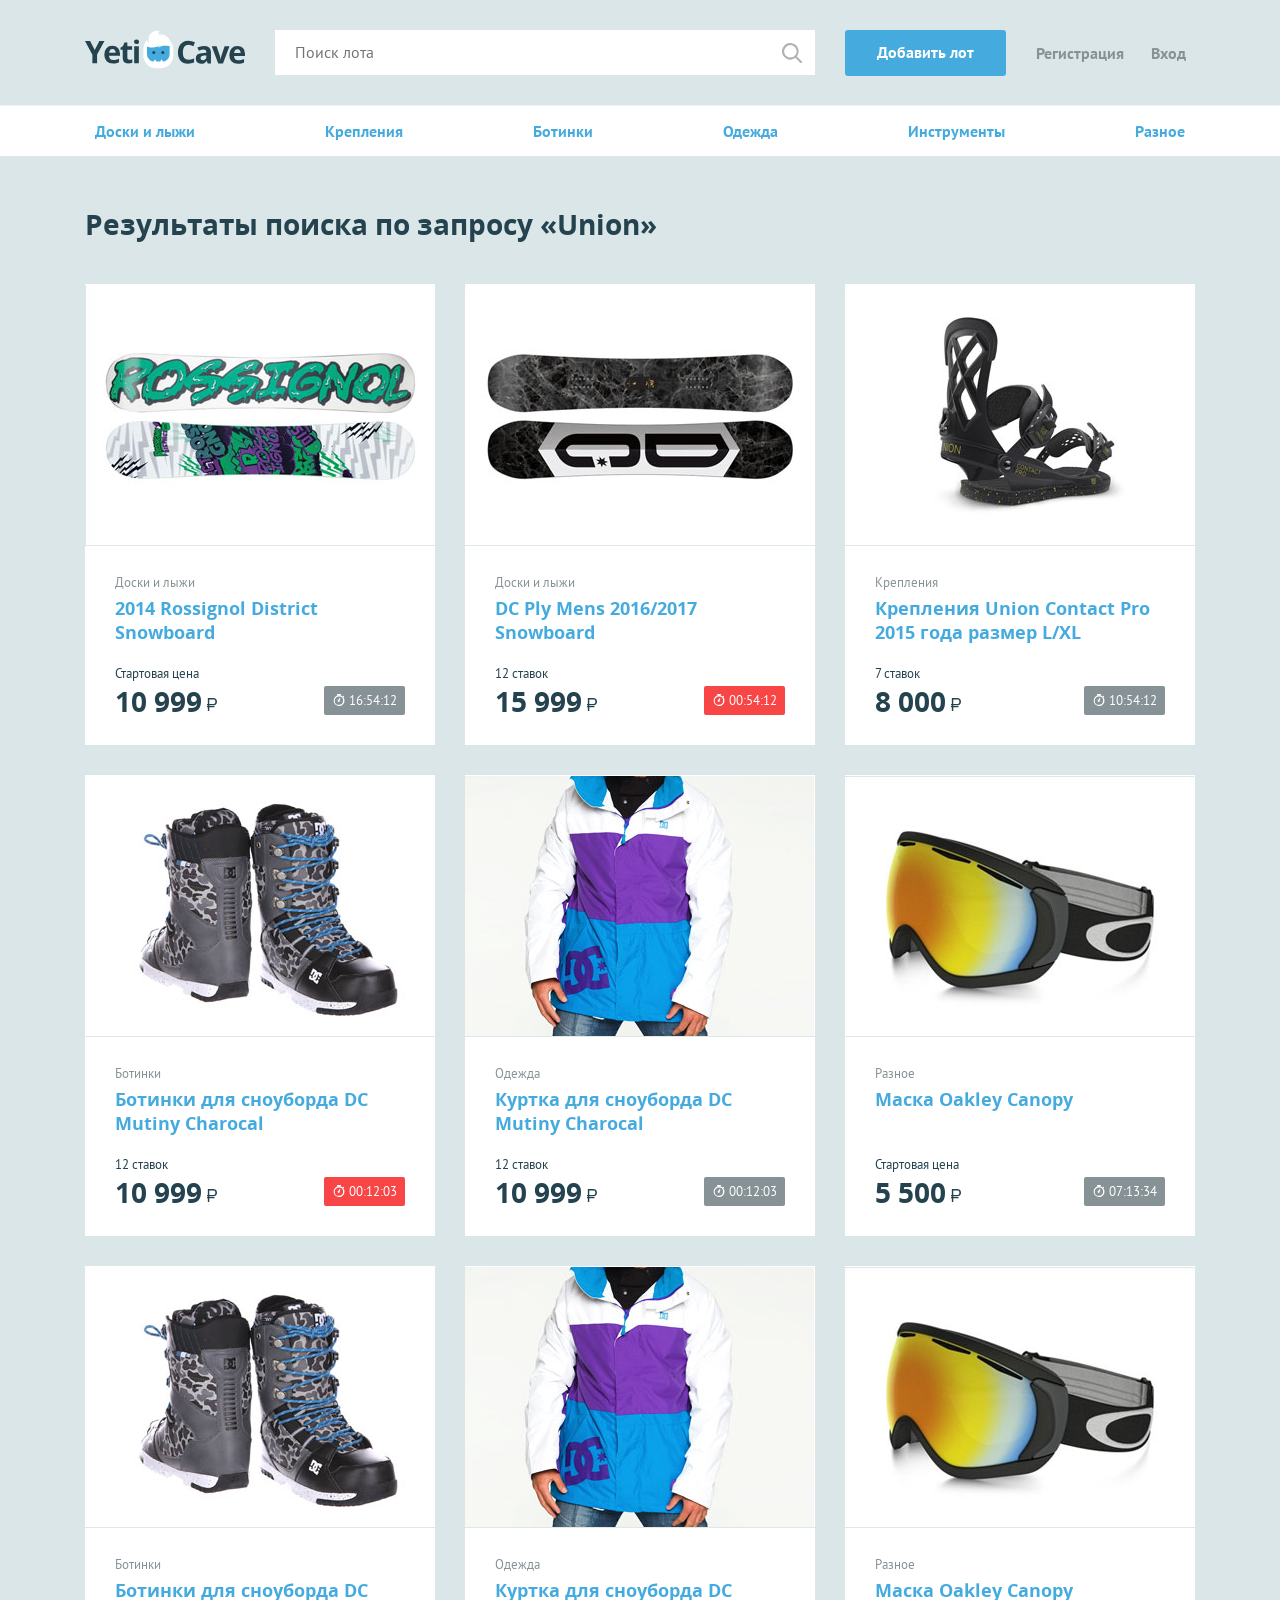
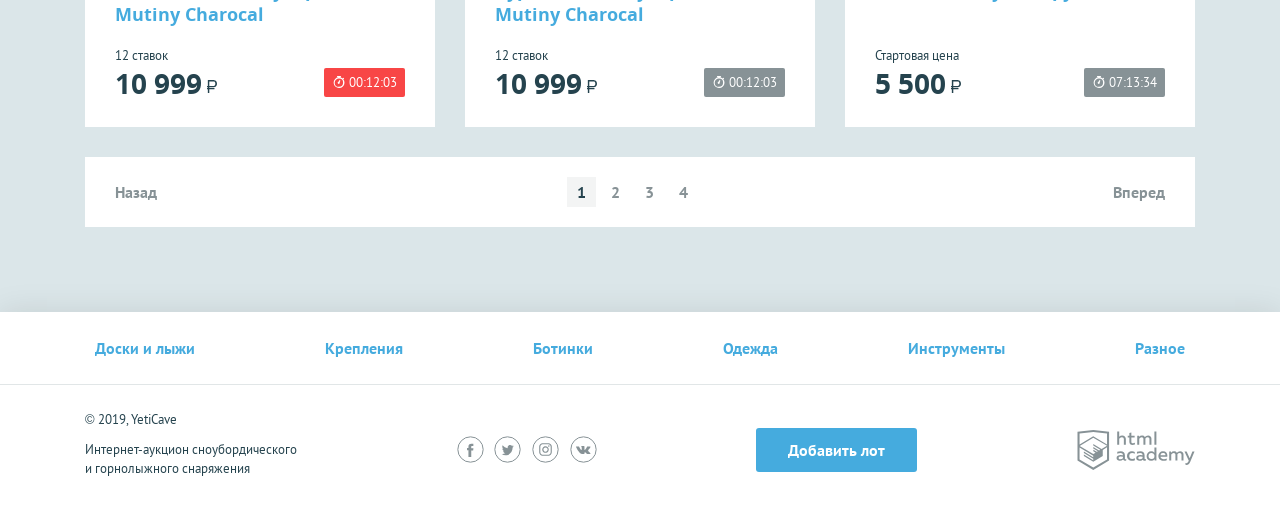
<file: markup/search.html>
<!DOCTYPE html>
<html lang="ru">
<head>
  <meta charset="UTF-8">
  <title>Результаты поиска</title>
  <link href="../assets/css/normalize.min.css" rel="stylesheet">
  <link href="../assets/css/style.css" rel="stylesheet">
</head>
<body>

<div class="page-wrapper">

  <header class="main-header">
    <div class="main-header__container container">
      <h1 class="visually-hidden">YetiCave</h1>
      <a class="main-header__logo" href="index.html">
        <img src="../assets/img/logo.svg" width="160" height="39" alt="Логотип компании YetiCave">
      </a>
      <form class="main-header__search" method="get" action="https://echo.htmlacademy.ru" autocomplete="off">
        <input type="search" name="search" placeholder="Поиск лота">
        <input class="main-header__search-btn" type="submit" name="find" value="Найти">
      </form>
      <a class="main-header__add-lot button" href="add-lot.html">Добавить лот</a>
      <nav class="user-menu">
        <ul class="user-menu__list">
          <li class="user-menu__item">
            <a href="sign-up.html">Регистрация</a>
          </li>
          <li class="user-menu__item">
            <a href="login.html">Вход</a>
          </li>
        </ul>
      </nav>
    </div>
  </header>

  <main>
    <nav class="nav">
      <ul class="nav__list container">
        <li class="nav__item">
          <a href="all-lots.html">Доски и лыжи</a>
        </li>
        <li class="nav__item">
          <a href="all-lots.html">Крепления</a>
        </li>
        <li class="nav__item">
          <a href="all-lots.html">Ботинки</a>
        </li>
        <li class="nav__item">
          <a href="all-lots.html">Одежда</a>
        </li>
        <li class="nav__item">
          <a href="all-lots.html">Инструменты</a>
        </li>
        <li class="nav__item">
          <a href="all-lots.html">Разное</a>
        </li>
      </ul>
    </nav>
    <div class="container">
      <section class="lots">
        <h2>Результаты поиска по запросу «<span>Union</span>»</h2>
        <ul class="lots__list">
          <li class="lots__item lot">
            <div class="lot__image">
              <img src="../assets/img/lot-1.jpg" width="350" height="260" alt="Сноуборд">
            </div>
            <div class="lot__info">
              <span class="lot__category">Доски и лыжи</span>
              <h3 class="lot__title"><a class="text-link" href="lot.html">2014 Rossignol District Snowboard</a></h3>
              <div class="lot__state">
                <div class="lot__rate">
                  <span class="lot__amount">Стартовая цена</span>
                  <span class="lot__cost">10 999<b class="rub">р</b></span>
                </div>
                <div class="lot__timer timer">
                  16:54:12
                </div>
              </div>
            </div>
          </li>
          <li class="lots__item lot">
            <div class="lot__image">
              <img src="../assets/img/lot-2.jpg" width="350" height="260" alt="Сноуборд">
            </div>
            <div class="lot__info">
              <span class="lot__category">Доски и лыжи</span>
              <h3 class="lot__title"><a class="text-link" href="lot.html">DC Ply Mens 2016/2017 Snowboard</a></h3>
              <div class="lot__state">
                <div class="lot__rate">
                  <span class="lot__amount">12 ставок</span>
                  <span class="lot__cost">15 999<b class="rub">р</b></span>
                </div>
                <div class="lot__timer timer timer--finishing">
                  00:54:12
                </div>
              </div>
            </div>
          </li>
          <li class="lots__item lot">
            <div class="lot__image">
              <img src="../assets/img/lot-3.jpg" width="350" height="260" alt="Крепления">
            </div>
            <div class="lot__info">
              <span class="lot__category">Крепления</span>
              <h3 class="lot__title"><a class="text-link" href="lot.html">Крепления Union Contact Pro 2015 года размер
                L/XL</a></h3>
              <div class="lot__state">
                <div class="lot__rate">
                  <span class="lot__amount">7 ставок</span>
                  <span class="lot__cost">8 000<b class="rub">р</b></span>
                </div>
                <div class="lot__timer timer">
                  10:54:12
                </div>
              </div>
            </div>
          </li>
          <li class="lots__item lot">
            <div class="lot__image">
              <img src="../assets/img/lot-4.jpg" width="350" height="260" alt="Ботинки">
            </div>
            <div class="lot__info">
              <span class="lot__category">Ботинки</span>
              <h3 class="lot__title"><a class="text-link" href="lot.html">Ботинки для сноуборда DC Mutiny Charocal</a>
              </h3>
              <div class="lot__state">
                <div class="lot__rate">
                  <span class="lot__amount">12 ставок</span>
                  <span class="lot__cost">10 999<b class="rub">р</b></span>
                </div>
                <div class="lot__timer timer timer--finishing">
                  00:12:03
                </div>
              </div>
            </div>
          </li>
          <li class="lots__item lot">
            <div class="lot__image">
              <img src="../assets/img/lot-5.jpg" width="350" height="260" alt="Куртка">
            </div>
            <div class="lot__info">
              <span class="lot__category">Одежда</span>
              <h3 class="lot__title"><a class="text-link" href="lot.html">Куртка для сноуборда DC Mutiny Charocal</a></h3>
              <div class="lot__state">
                <div class="lot__rate">
                  <span class="lot__amount">12 ставок</span>
                  <span class="lot__cost">10 999<b class="rub">р</b></span>
                </div>
                <div class="lot__timer timer">
                  00:12:03
                </div>
              </div>
            </div>
          </li>
          <li class="lots__item lot">
            <div class="lot__image">
              <img src="../assets/img/lot-6.jpg" width="350" height="260" alt="Маска">
            </div>
            <div class="lot__info">
              <span class="lot__category">Разное</span>
              <h3 class="lot__title"><a class="text-link" href="lot.html">Маска Oakley Canopy</a></h3>
              <div class="lot__state">
                <div class="lot__rate">
                  <span class="lot__amount">Стартовая цена</span>
                  <span class="lot__cost">5 500<b class="rub">р</b></span>
                </div>
                <div class="lot__timer timer">
                  07:13:34
                </div>
              </div>
            </div>
          </li>
          <li class="lots__item lot">
            <div class="lot__image">
              <img src="../assets/img/lot-4.jpg" width="350" height="260" alt="Ботинки">
            </div>
            <div class="lot__info">
              <span class="lot__category">Ботинки</span>
              <h3 class="lot__title"><a class="text-link" href="lot.html">Ботинки для сноуборда DC Mutiny Charocal</a>
              </h3>
              <div class="lot__state">
                <div class="lot__rate">
                  <span class="lot__amount">12 ставок</span>
                  <span class="lot__cost">10 999<b class="rub">р</b></span>
                </div>
                <div class="lot__timer timer timer--finishing">
                  00:12:03
                </div>
              </div>
            </div>
          </li>
          <li class="lots__item lot">
            <div class="lot__image">
              <img src="../assets/img/lot-5.jpg" width="350" height="260" alt="Куртка">
            </div>
            <div class="lot__info">
              <span class="lot__category">Одежда</span>
              <h3 class="lot__title"><a class="text-link" href="lot.html">Куртка для сноуборда DC Mutiny Charocal</a></h3>
              <div class="lot__state">
                <div class="lot__rate">
                  <span class="lot__amount">12 ставок</span>
                  <span class="lot__cost">10 999<b class="rub">р</b></span>
                </div>
                <div class="lot__timer timer">
                  00:12:03
                </div>
              </div>
            </div>
          </li>
          <li class="lots__item lot">
            <div class="lot__image">
              <img src="../assets/img/lot-6.jpg" width="350" height="260" alt="Маска">
            </div>
            <div class="lot__info">
              <span class="lot__category">Разное</span>
              <h3 class="lot__title"><a class="text-link" href="lot.html">Маска Oakley Canopy</a></h3>
              <div class="lot__state">
                <div class="lot__rate">
                  <span class="lot__amount">Стартовая цена</span>
                  <span class="lot__cost">5 500<b class="rub">р</b></span>
                </div>
                <div class="lot__timer timer">
                  07:13:34
                </div>
              </div>
            </div>
          </li>
        </ul>
      </section>
      <ul class="pagination-list">
        <li class="pagination-item pagination-item-prev"><a>Назад</a></li>
        <li class="pagination-item pagination-item-active"><a>1</a></li>
        <li class="pagination-item"><a href="#">2</a></li>
        <li class="pagination-item"><a href="#">3</a></li>
        <li class="pagination-item"><a href="#">4</a></li>
        <li class="pagination-item pagination-item-next"><a href="#">Вперед</a></li>
      </ul>
    </div>
  </main>

</div>

<footer class="main-footer">
  <nav class="nav">
    <ul class="nav__list container">
      <li class="nav__item">
        <a href="all-lots.html">Доски и лыжи</a>
      </li>
      <li class="nav__item">
        <a href="all-lots.html">Крепления</a>
      </li>
      <li class="nav__item">
        <a href="all-lots.html">Ботинки</a>
      </li>
      <li class="nav__item">
        <a href="all-lots.html">Одежда</a>
      </li>
      <li class="nav__item">
        <a href="all-lots.html">Инструменты</a>
      </li>
      <li class="nav__item">
        <a href="all-lots.html">Разное</a>
      </li>
    </ul>
  </nav>
  <div class="main-footer__bottom container">
    <div class="main-footer__copyright">
      <p>© 2019, YetiCave</p>
      <p>Интернет-аукцион сноубордического и горнолыжного снаряжения</p>
    </div>
    <div class="main-footer__social social">
      <span class="visually-hidden">Мы в соцсетях:</span>
      <a class="social__link social__link--facebook" href="#">
        <span class="visually-hidden">Facebook</span>
        <svg width="27" height="27" viewBox="0 0 27 27" xmlns="http://www.w3.org/2000/svg"><circle stroke="#879296" fill="none" cx="13.5" cy="13.5" r="12.667"/><path fill="#879296" d="M14.26 20.983h-2.816v-6.626H10.04v-2.28h1.404v-1.364c0-1.862.79-2.922 3.04-2.922h1.87v2.28h-1.17c-.876 0-.972.322-.972.916v1.14h2.212l-.245 2.28h-1.92v6.625z"/></svg>
      </a>
      <span class="visually-hidden">,</span>
      <a class="social__link social__link--twitter" href="#">
        <span class="visually-hidden">Twitter</span>
        <svg width="27" height="27" viewBox="0 0 27 27" xmlns="http://www.w3.org/2000/svg"><circle stroke="#879296" fill="none" cx="13.5" cy="13.5" r="12.687"/><path fill="#879296" d="M18.38 10.572c.525-.336.913-.848 1.092-1.445-.485.305-1.02.52-1.58.635-.458-.525-1.12-.827-1.816-.83-1.388.063-2.473 1.226-2.44 2.615-.002.2.02.4.06.596-2.017-.144-3.87-1.16-5.076-2.78-.22.403-.335.856-.332 1.315-.01.865.403 1.68 1.104 2.188-.397-.016-.782-.13-1.123-.333-.03 1.207.78 2.272 1.95 2.567-.21.06-.43.09-.653.088-.155.015-.313.015-.47 0 .3 1.045 1.238 1.777 2.324 1.815-.864.724-1.956 1.12-3.083 1.122-.198.013-.397.013-.595 0 1.12.767 2.447 1.18 3.805 1.182 4.57 0 7.066-3.992 7.066-7.456v-.34c.49-.375.912-.835 1.24-1.357-.465.218-.963.36-1.473.42z"/></svg>
      </a>
      <span class="visually-hidden">,</span>
      <a class="social__link social__link--instagram" href="#">
        <span class="visually-hidden">Instagram</span>
        <svg width="27" height="27" viewBox="0 0 27 27" xmlns="http://www.w3.org/2000/svg"><circle stroke="#879296" fill="none" cx="13.5" cy="13.5" r="12.687"/><path fill="#879296" d="M13.5 8.3h2.567c.403.002.803.075 1.18.213.552.213.988.65 1.2 1.2.14.38.213.778.216 1.18v5.136c-.003.403-.076.803-.215 1.18-.213.552-.65.988-1.2 1.2-.378.14-.778.213-1.18.216h-5.135c-.403-.003-.802-.076-1.18-.215-.552-.214-.988-.65-1.2-1.2-.14-.38-.212-.78-.215-1.182V13.46v-2.566c.003-.403.076-.802.214-1.18.213-.552.65-.988 1.2-1.2.38-.14.778-.212 1.18-.215H13.5m0-1.143h-2.616c-.526.01-1.048.108-1.54.292-.853.33-1.527 1-1.856 1.854-.184.493-.283 1.014-.292 1.542v5.232c.01.526.108 1.048.292 1.54.33.853 1.003 1.527 1.855 1.856.493.184 1.015.283 1.54.293H16.117c.527-.01 1.048-.11 1.54-.293.854-.33 1.527-1.003 1.856-1.855.184-.493.283-1.015.293-1.54V13.46v-2.614c-.01-.528-.11-1.05-.293-1.542-.33-.853-1.002-1.525-1.855-1.855-.493-.185-1.014-.283-1.54-.293-.665.01-.89 0-2.617 0zm0 3.093c-2.51.007-4.07 2.73-2.808 4.898 1.26 2.17 4.398 2.16 5.645-.017.285-.495.434-1.058.433-1.63-.006-1.8-1.47-3.256-3.27-3.25zm0 5.378c-1.63-.007-2.64-1.777-1.82-3.185.823-1.41 2.86-1.4 3.67.017.18.316.276.675.278 1.04.006 1.177-.95 2.133-2.128 2.128zm4.118-5.524c0 .58-.626.94-1.127.65-.5-.29-.5-1.012 0-1.3.116-.067.245-.102.378-.102.418-.005.76.333.76.752z"/></svg>
      </a>
      <span class="visually-hidden">,</span>
      <a class="social__link social__link--vkontakte" href="#">
        <span class="visually-hidden">Вконтакте</span>
        <svg width="27" height="27" viewBox="0 0 27 27" xmlns="http://www.w3.org/2000/svg"><circle stroke="#879296" fill="none" cx="13.5" cy="13.5" r="12.666"/><path fill="#879296" d="M13.92 18.07c.142-.016.278-.074.39-.166.077-.107.118-.237.116-.37 0 0 0-1.13.516-1.296.517-.165 1.208 1.09 1.95 1.58.276.213.624.314.973.28h1.95s.973-.057.525-.837c-.38-.62-.865-1.17-1.432-1.626-1.208-1.1-1.043-.916.41-2.816.886-1.16 1.236-1.86 1.13-2.163-.108-.302-.76-.214-.76-.214h-2.164c-.092-.026-.19-.026-.282 0-.083.058-.15.135-.195.225-.224.57-.49 1.125-.8 1.656-.973 1.61-1.344 1.697-1.51 1.59-.37-.234-.272-.975-.272-1.433 0-1.56.243-2.202-.468-2.377-.32-.075-.647-.108-.974-.098-.604-.052-1.213.01-1.793.186-.243.116-.438.38-.32.4.245.018.474.13.642.31.152.303.225.638.214.975 0 0 .127 1.832-.302 2.056-.43.223-.692-.167-1.55-1.618-.29-.506-.547-1.03-.77-1.57-.038-.09-.098-.17-.174-.233-.1-.065-.214-.108-.332-.128H6.485s-.312 0-.42.137c-.106.135 0 .36 0 .36.87 2 2.022 3.868 3.42 5.543.923.996 2.21 1.573 3.567 1.598z"/></svg>
      </a>
    </div>
    <a class="main-footer__add-lot button" href="add-lot.html">Добавить лот</a>
    <div class="main-footer__developed-by">
      <span class="visually-hidden">Разработано:</span>
      <a class="logo-academy" href="https://htmlacademy.ru/intensive/php">
        <span class="visually-hidden">HTML Academy</span>
        <svg width="118" height="40" xmlns="http://www.w3.org/2000/svg" viewBox="0 0 117.01 40">
          <path fill="#879296"
                d="M280.33,109.39a2.14,2.14,0,0,1-.6.11.59.59,0,0,1-.66-.66v-3.24c0-2.73-1.62-4-4.18-4a11.08,11.08,0,0,0-3.47.6v1.85a8.05,8.05,0,0,1,3.26-.7c1.54,0,2.37.79,2.37,1.92v.32a12,12,0,0,0-2.36-.26c-1.88,0-4,.72-4,3,0,1.87,1.53,2.77,3.17,2.77a5.25,5.25,0,0,0,3.41-1.17,1.81,1.81,0,0,0,1.81,1.06,3.52,3.52,0,0,0,1.28-.23v-1.45Zm-3.28-.85a3.68,3.68,0,0,1-2.62,1.07c-.9,0-1.7-.45-1.7-1.34,0-1.13,1.21-1.49,2.36-1.49a10.56,10.56,0,0,1,2,.23v1.53Zm9,2.64a6.81,6.81,0,0,0,3-.62V108.7a5.44,5.44,0,0,1-2.64.7,3,3,0,1,1,0-6,4.42,4.42,0,0,1,2.51.75v-1.85a5.47,5.47,0,0,0-2.79-.7,4.69,4.69,0,0,0-5,4.84,4.57,4.57,0,0,0,4.88,4.69Zm8.29-5.8c-1.88,0-4,.72-4,3,0,1.87,1.53,2.77,3.17,2.77a5.25,5.25,0,0,0,3.41-1.17,1.81,1.81,0,0,0,1.81,1.05,3.54,3.54,0,0,0,1.28-.23v-1.45a2.13,2.13,0,0,1-.6.11.59.59,0,0,1-.66-.66v-3.24c0-2.73-1.62-4-4.18-4a11.08,11.08,0,0,0-3.47.6v1.85a8.05,8.05,0,0,1,3.26-.7c1.55,0,2.37.79,2.37,1.92v.32a12,12,0,0,0-2.36-.26Zm2.36,3.17a3.68,3.68,0,0,1-2.62,1.07c-.9,0-1.7-.45-1.7-1.34,0-1.13,1.21-1.49,2.36-1.49a10.56,10.56,0,0,1,2,.23v1.53Zm4.11-2.13a4.49,4.49,0,0,0,4.48,4.77,4.21,4.21,0,0,0,3.47-1.68v1.43h1.81V97.75h-2v5.31a4.19,4.19,0,0,0-3.26-1.41,4.49,4.49,0,0,0-4.48,4.77Zm7.73-1.11v2.2a3.15,3.15,0,0,1-2.88,1.9,3,3,0,0,1,0-6,3.16,3.16,0,0,1,2.88,1.88Zm9.12,5.88a7.75,7.75,0,0,0,3.24-.62v-1.73a6.62,6.62,0,0,1-2.86.64c-1.66,0-3.24-.68-3.47-2.3h6.8c.58-2.62-.66-5.52-4.26-5.52a4.53,4.53,0,0,0-4.58,4.77c0,3.18,2.36,4.77,5.13,4.77Zm-.45-7.86a2.13,2.13,0,0,1,2.36,2.34h-5a2.47,2.47,0,0,1,2.66-2.34Zm18.43,2v5.6h2v-5.65a3.32,3.32,0,0,0-3.43-3.64A4.48,4.48,0,0,0,331,103.1a3.09,3.09,0,0,0-2.83-1.45,4.13,4.13,0,0,0-3,1.38v-1.13h-1.79v9h2v-6.11a3.21,3.21,0,0,1,2.39-1.39,1.72,1.72,0,0,1,1.79,1.9v5.6h2v-5.65c0-.21,0-.41,0-.62a3,3,0,0,1,2.24-1.22,1.72,1.72,0,0,1,1.79,1.9Zm13-3.45h-2.11l-2.69,6.82-3.05-6.82h-2.15l4.3,9.12-.19.45c-.53,1.41-1.26,2.11-2.24,2.11a3.13,3.13,0,0,1-.92-.13v1.71a5.12,5.12,0,0,0,1.19.15c1.38,0,2.66-.79,3.64-3.15l4.24-10.27ZM273.33,89.11a3.18,3.18,0,0,1,2.53-1.51A2,2,0,0,1,278,89.77V95.1h2v-5.6a3.52,3.52,0,0,0-3.73-3.69,4.12,4.12,0,0,0-2.92,1.24V81.91h-2V95.1h2v-6Zm10.18,3.24c0,2.11,1.36,3,3.11,3a7.39,7.39,0,0,0,2.43-.4V93.2a4.87,4.87,0,0,1-1.83.36c-1.17,0-1.72-.4-1.72-1.58V87.83h3.28V86.06h-3.28V82.84l-2,.49v2.73h-1.62v1.77h1.62v4.52ZM293.38,89a3.21,3.21,0,0,1,2.39-1.39,1.72,1.72,0,0,1,1.79,1.9v5.6h2V89.45c0-.21,0-.41,0-.62a3,3,0,0,1,2.24-1.22,1.72,1.72,0,0,1,1.79,1.9v5.6h2V89.45a3.32,3.32,0,0,0-3.43-3.64A4.47,4.47,0,0,0,299,87.26a3.09,3.09,0,0,0-2.83-1.45,4.13,4.13,0,0,0-3,1.38V86.06h-1.79v9h2V89Zm15.16-7.09h2V95.1h-2Zm-61.11-1.57L231.64,82v28.95l15.79,9.4,15.79-9.4V82L247.6,80.35l-.17,0Zm13.73,29.43-13.73,8.17-13.73-8.17V97.9L247.37,106l0,1.47L238,101.93v1.43l9.41,5.66,0,1.51-9.41-5.6v1.43l9.41,5.66,9.5-5.69V104.9h0v-4.67l4.23-2.53v12.06Zm0-13.6-3.76,2.21-1.73,1-8.27-4.92v1.43l7.07,4.2-.06,0-.15.09-1,.59-5.83-3.47v1.43l4.61,2.74-1.09.73,0,0-3.48-2v1.43l2.28,1.34-2.33,1.4-13.6-8.08,13.62-8.19h0l13.79,8Zm0-1.44-13.8-8.14h0l-13.65,8.13V83.85l13.73-1.44,13.73,1.44V94.72Z"
                transform="translate(-231.64 -80.34)"/>
        </svg>
      </a>
    </div>
  </div>
</footer>

</body>
</html>
</file>
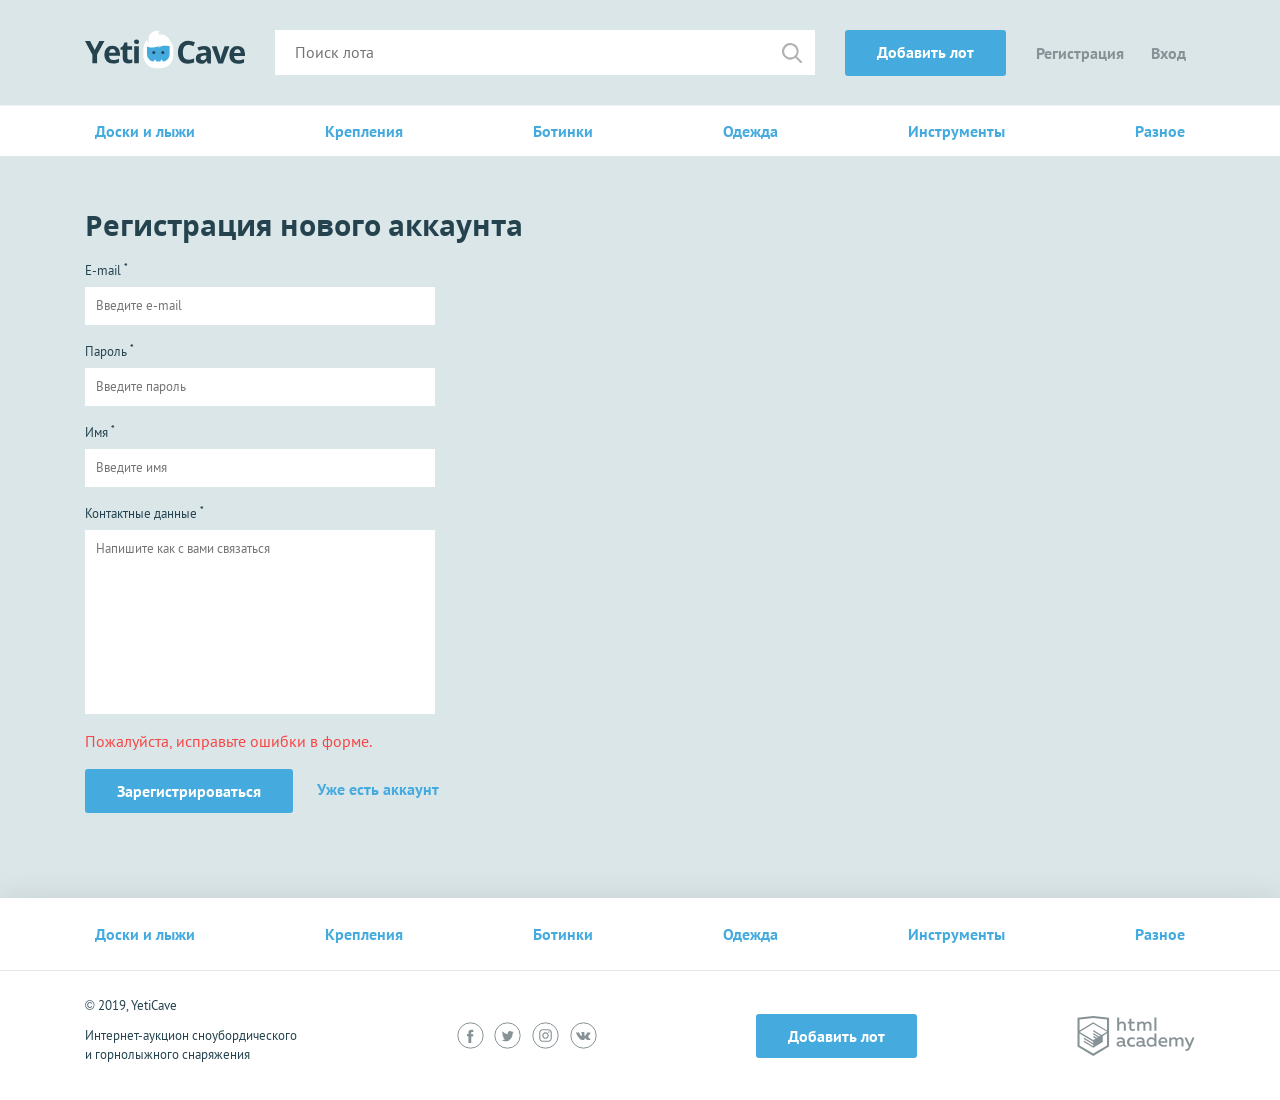
<file: markup/sign-up.html>
<!DOCTYPE html>
<html lang="ru">
<head>
  <meta charset="UTF-8">
  <title>Регистрация</title>
  <link href="../assets/css/normalize.min.css" rel="stylesheet">
  <link href="../assets/css/style.css" rel="stylesheet">
</head>
<body>

<div class="page-wrapper">

  <header class="main-header">
    <div class="main-header__container container">
      <h1 class="visually-hidden">YetiCave</h1>
      <a class="main-header__logo" href="index.html">
        <img src="../assets/img/logo.svg" width="160" height="39" alt="Логотип компании YetiCave">
      </a>
      <form class="main-header__search" method="get" action="https://echo.htmlacademy.ru" autocomplete="off">
        <input type="search" name="search" placeholder="Поиск лота">
        <input class="main-header__search-btn" type="submit" name="find" value="Найти">
      </form>
      <a class="main-header__add-lot button" href="add-lot.html">Добавить лот</a>
      <nav class="user-menu">
        <ul class="user-menu__list">
          <li class="user-menu__item">
            <a href="sign-up.html">Регистрация</a>
          </li>
          <li class="user-menu__item">
            <a href="login.html">Вход</a>
          </li>
        </ul>
      </nav>
    </div>
  </header>

  <main>
    <nav class="nav">
      <ul class="nav__list container">
        <li class="nav__item">
          <a href="all-lots.html">Доски и лыжи</a>
        </li>
        <li class="nav__item">
          <a href="all-lots.html">Крепления</a>
        </li>
        <li class="nav__item">
          <a href="all-lots.html">Ботинки</a>
        </li>
        <li class="nav__item">
          <a href="all-lots.html">Одежда</a>
        </li>
        <li class="nav__item">
          <a href="all-lots.html">Инструменты</a>
        </li>
        <li class="nav__item">
          <a href="all-lots.html">Разное</a>
        </li>
      </ul>
    </nav>
    <form class="form container form--invalid" action="https://echo.htmlacademy.ru" method="post" autocomplete="off"> <!-- form
    --invalid -->
      <h2>Регистрация нового аккаунта</h2>
      <div class="form__item"> <!-- form__item--invalid -->
        <label for="email">E-mail <sup>*</sup></label>
        <input id="email" type="text" name="email" placeholder="Введите e-mail">
        <span class="form__error">Введите e-mail</span>
      </div>
      <div class="form__item">
        <label for="password">Пароль <sup>*</sup></label>
        <input id="password" type="password" name="password" placeholder="Введите пароль">
        <span class="form__error">Введите пароль</span>
      </div>
      <div class="form__item">
        <label for="name">Имя <sup>*</sup></label>
        <input id="name" type="text" name="name" placeholder="Введите имя">
        <span class="form__error">Введите имя</span>
      </div>
      <div class="form__item">
        <label for="message">Контактные данные <sup>*</sup></label>
        <textarea id="message" name="message" placeholder="Напишите как с вами связаться"></textarea>
        <span class="form__error">Напишите как с вами связаться</span>
      </div>
      <span class="form__error form__error--bottom">Пожалуйста, исправьте ошибки в форме.</span>
      <button type="submit" class="button">Зарегистрироваться</button>
      <a class="text-link" href="#">Уже есть аккаунт</a>
    </form>
  </main>

</div>

<footer class="main-footer">
  <nav class="nav">
    <ul class="nav__list container">
      <li class="nav__item">
        <a href="all-lots.html">Доски и лыжи</a>
      </li>
      <li class="nav__item">
        <a href="all-lots.html">Крепления</a>
      </li>
      <li class="nav__item">
        <a href="all-lots.html">Ботинки</a>
      </li>
      <li class="nav__item">
        <a href="all-lots.html">Одежда</a>
      </li>
      <li class="nav__item">
        <a href="all-lots.html">Инструменты</a>
      </li>
      <li class="nav__item">
        <a href="all-lots.html">Разное</a>
      </li>
    </ul>
  </nav>
  <div class="main-footer__bottom container">
    <div class="main-footer__copyright">
      <p>© 2019, YetiCave</p>
      <p>Интернет-аукцион сноубордического и горнолыжного снаряжения</p>
    </div>
    <div class="main-footer__social social">
      <span class="visually-hidden">Мы в соцсетях:</span>
      <a class="social__link social__link--facebook" href="#">
        <span class="visually-hidden">Facebook</span>
        <svg width="27" height="27" viewBox="0 0 27 27" xmlns="http://www.w3.org/2000/svg"><circle stroke="#879296" fill="none" cx="13.5" cy="13.5" r="12.667"/><path fill="#879296" d="M14.26 20.983h-2.816v-6.626H10.04v-2.28h1.404v-1.364c0-1.862.79-2.922 3.04-2.922h1.87v2.28h-1.17c-.876 0-.972.322-.972.916v1.14h2.212l-.245 2.28h-1.92v6.625z"/></svg>
      </a>
      <span class="visually-hidden">,</span>
      <a class="social__link social__link--twitter" href="#">
        <span class="visually-hidden">Twitter</span>
        <svg width="27" height="27" viewBox="0 0 27 27" xmlns="http://www.w3.org/2000/svg"><circle stroke="#879296" fill="none" cx="13.5" cy="13.5" r="12.687"/><path fill="#879296" d="M18.38 10.572c.525-.336.913-.848 1.092-1.445-.485.305-1.02.52-1.58.635-.458-.525-1.12-.827-1.816-.83-1.388.063-2.473 1.226-2.44 2.615-.002.2.02.4.06.596-2.017-.144-3.87-1.16-5.076-2.78-.22.403-.335.856-.332 1.315-.01.865.403 1.68 1.104 2.188-.397-.016-.782-.13-1.123-.333-.03 1.207.78 2.272 1.95 2.567-.21.06-.43.09-.653.088-.155.015-.313.015-.47 0 .3 1.045 1.238 1.777 2.324 1.815-.864.724-1.956 1.12-3.083 1.122-.198.013-.397.013-.595 0 1.12.767 2.447 1.18 3.805 1.182 4.57 0 7.066-3.992 7.066-7.456v-.34c.49-.375.912-.835 1.24-1.357-.465.218-.963.36-1.473.42z"/></svg>
      </a>
      <span class="visually-hidden">,</span>
      <a class="social__link social__link--instagram" href="#">
        <span class="visually-hidden">Instagram</span>
        <svg width="27" height="27" viewBox="0 0 27 27" xmlns="http://www.w3.org/2000/svg"><circle stroke="#879296" fill="none" cx="13.5" cy="13.5" r="12.687"/><path fill="#879296" d="M13.5 8.3h2.567c.403.002.803.075 1.18.213.552.213.988.65 1.2 1.2.14.38.213.778.216 1.18v5.136c-.003.403-.076.803-.215 1.18-.213.552-.65.988-1.2 1.2-.378.14-.778.213-1.18.216h-5.135c-.403-.003-.802-.076-1.18-.215-.552-.214-.988-.65-1.2-1.2-.14-.38-.212-.78-.215-1.182V13.46v-2.566c.003-.403.076-.802.214-1.18.213-.552.65-.988 1.2-1.2.38-.14.778-.212 1.18-.215H13.5m0-1.143h-2.616c-.526.01-1.048.108-1.54.292-.853.33-1.527 1-1.856 1.854-.184.493-.283 1.014-.292 1.542v5.232c.01.526.108 1.048.292 1.54.33.853 1.003 1.527 1.855 1.856.493.184 1.015.283 1.54.293H16.117c.527-.01 1.048-.11 1.54-.293.854-.33 1.527-1.003 1.856-1.855.184-.493.283-1.015.293-1.54V13.46v-2.614c-.01-.528-.11-1.05-.293-1.542-.33-.853-1.002-1.525-1.855-1.855-.493-.185-1.014-.283-1.54-.293-.665.01-.89 0-2.617 0zm0 3.093c-2.51.007-4.07 2.73-2.808 4.898 1.26 2.17 4.398 2.16 5.645-.017.285-.495.434-1.058.433-1.63-.006-1.8-1.47-3.256-3.27-3.25zm0 5.378c-1.63-.007-2.64-1.777-1.82-3.185.823-1.41 2.86-1.4 3.67.017.18.316.276.675.278 1.04.006 1.177-.95 2.133-2.128 2.128zm4.118-5.524c0 .58-.626.94-1.127.65-.5-.29-.5-1.012 0-1.3.116-.067.245-.102.378-.102.418-.005.76.333.76.752z"/></svg>
      </a>
      <span class="visually-hidden">,</span>
      <a class="social__link social__link--vkontakte" href="#">
        <span class="visually-hidden">Вконтакте</span>
        <svg width="27" height="27" viewBox="0 0 27 27" xmlns="http://www.w3.org/2000/svg"><circle stroke="#879296" fill="none" cx="13.5" cy="13.5" r="12.666"/><path fill="#879296" d="M13.92 18.07c.142-.016.278-.074.39-.166.077-.107.118-.237.116-.37 0 0 0-1.13.516-1.296.517-.165 1.208 1.09 1.95 1.58.276.213.624.314.973.28h1.95s.973-.057.525-.837c-.38-.62-.865-1.17-1.432-1.626-1.208-1.1-1.043-.916.41-2.816.886-1.16 1.236-1.86 1.13-2.163-.108-.302-.76-.214-.76-.214h-2.164c-.092-.026-.19-.026-.282 0-.083.058-.15.135-.195.225-.224.57-.49 1.125-.8 1.656-.973 1.61-1.344 1.697-1.51 1.59-.37-.234-.272-.975-.272-1.433 0-1.56.243-2.202-.468-2.377-.32-.075-.647-.108-.974-.098-.604-.052-1.213.01-1.793.186-.243.116-.438.38-.32.4.245.018.474.13.642.31.152.303.225.638.214.975 0 0 .127 1.832-.302 2.056-.43.223-.692-.167-1.55-1.618-.29-.506-.547-1.03-.77-1.57-.038-.09-.098-.17-.174-.233-.1-.065-.214-.108-.332-.128H6.485s-.312 0-.42.137c-.106.135 0 .36 0 .36.87 2 2.022 3.868 3.42 5.543.923.996 2.21 1.573 3.567 1.598z"/></svg>
      </a>
    </div>
    <a class="main-footer__add-lot button" href="add-lot.html">Добавить лот</a>
    <div class="main-footer__developed-by">
      <span class="visually-hidden">Разработано:</span>
      <a class="logo-academy" href="https://htmlacademy.ru/intensive/php">
        <span class="visually-hidden">HTML Academy</span>
        <svg width="118" height="40" xmlns="http://www.w3.org/2000/svg" viewBox="0 0 117.01 40">
          <path fill="#879296"
                d="M280.33,109.39a2.14,2.14,0,0,1-.6.11.59.59,0,0,1-.66-.66v-3.24c0-2.73-1.62-4-4.18-4a11.08,11.08,0,0,0-3.47.6v1.85a8.05,8.05,0,0,1,3.26-.7c1.54,0,2.37.79,2.37,1.92v.32a12,12,0,0,0-2.36-.26c-1.88,0-4,.72-4,3,0,1.87,1.53,2.77,3.17,2.77a5.25,5.25,0,0,0,3.41-1.17,1.81,1.81,0,0,0,1.81,1.06,3.52,3.52,0,0,0,1.28-.23v-1.45Zm-3.28-.85a3.68,3.68,0,0,1-2.62,1.07c-.9,0-1.7-.45-1.7-1.34,0-1.13,1.21-1.49,2.36-1.49a10.56,10.56,0,0,1,2,.23v1.53Zm9,2.64a6.81,6.81,0,0,0,3-.62V108.7a5.44,5.44,0,0,1-2.64.7,3,3,0,1,1,0-6,4.42,4.42,0,0,1,2.51.75v-1.85a5.47,5.47,0,0,0-2.79-.7,4.69,4.69,0,0,0-5,4.84,4.57,4.57,0,0,0,4.88,4.69Zm8.29-5.8c-1.88,0-4,.72-4,3,0,1.87,1.53,2.77,3.17,2.77a5.25,5.25,0,0,0,3.41-1.17,1.81,1.81,0,0,0,1.81,1.05,3.54,3.54,0,0,0,1.28-.23v-1.45a2.13,2.13,0,0,1-.6.11.59.59,0,0,1-.66-.66v-3.24c0-2.73-1.62-4-4.18-4a11.08,11.08,0,0,0-3.47.6v1.85a8.05,8.05,0,0,1,3.26-.7c1.55,0,2.37.79,2.37,1.92v.32a12,12,0,0,0-2.36-.26Zm2.36,3.17a3.68,3.68,0,0,1-2.62,1.07c-.9,0-1.7-.45-1.7-1.34,0-1.13,1.21-1.49,2.36-1.49a10.56,10.56,0,0,1,2,.23v1.53Zm4.11-2.13a4.49,4.49,0,0,0,4.48,4.77,4.21,4.21,0,0,0,3.47-1.68v1.43h1.81V97.75h-2v5.31a4.19,4.19,0,0,0-3.26-1.41,4.49,4.49,0,0,0-4.48,4.77Zm7.73-1.11v2.2a3.15,3.15,0,0,1-2.88,1.9,3,3,0,0,1,0-6,3.16,3.16,0,0,1,2.88,1.88Zm9.12,5.88a7.75,7.75,0,0,0,3.24-.62v-1.73a6.62,6.62,0,0,1-2.86.64c-1.66,0-3.24-.68-3.47-2.3h6.8c.58-2.62-.66-5.52-4.26-5.52a4.53,4.53,0,0,0-4.58,4.77c0,3.18,2.36,4.77,5.13,4.77Zm-.45-7.86a2.13,2.13,0,0,1,2.36,2.34h-5a2.47,2.47,0,0,1,2.66-2.34Zm18.43,2v5.6h2v-5.65a3.32,3.32,0,0,0-3.43-3.64A4.48,4.48,0,0,0,331,103.1a3.09,3.09,0,0,0-2.83-1.45,4.13,4.13,0,0,0-3,1.38v-1.13h-1.79v9h2v-6.11a3.21,3.21,0,0,1,2.39-1.39,1.72,1.72,0,0,1,1.79,1.9v5.6h2v-5.65c0-.21,0-.41,0-.62a3,3,0,0,1,2.24-1.22,1.72,1.72,0,0,1,1.79,1.9Zm13-3.45h-2.11l-2.69,6.82-3.05-6.82h-2.15l4.3,9.12-.19.45c-.53,1.41-1.26,2.11-2.24,2.11a3.13,3.13,0,0,1-.92-.13v1.71a5.12,5.12,0,0,0,1.19.15c1.38,0,2.66-.79,3.64-3.15l4.24-10.27ZM273.33,89.11a3.18,3.18,0,0,1,2.53-1.51A2,2,0,0,1,278,89.77V95.1h2v-5.6a3.52,3.52,0,0,0-3.73-3.69,4.12,4.12,0,0,0-2.92,1.24V81.91h-2V95.1h2v-6Zm10.18,3.24c0,2.11,1.36,3,3.11,3a7.39,7.39,0,0,0,2.43-.4V93.2a4.87,4.87,0,0,1-1.83.36c-1.17,0-1.72-.4-1.72-1.58V87.83h3.28V86.06h-3.28V82.84l-2,.49v2.73h-1.62v1.77h1.62v4.52ZM293.38,89a3.21,3.21,0,0,1,2.39-1.39,1.72,1.72,0,0,1,1.79,1.9v5.6h2V89.45c0-.21,0-.41,0-.62a3,3,0,0,1,2.24-1.22,1.72,1.72,0,0,1,1.79,1.9v5.6h2V89.45a3.32,3.32,0,0,0-3.43-3.64A4.47,4.47,0,0,0,299,87.26a3.09,3.09,0,0,0-2.83-1.45,4.13,4.13,0,0,0-3,1.38V86.06h-1.79v9h2V89Zm15.16-7.09h2V95.1h-2Zm-61.11-1.57L231.64,82v28.95l15.79,9.4,15.79-9.4V82L247.6,80.35l-.17,0Zm13.73,29.43-13.73,8.17-13.73-8.17V97.9L247.37,106l0,1.47L238,101.93v1.43l9.41,5.66,0,1.51-9.41-5.6v1.43l9.41,5.66,9.5-5.69V104.9h0v-4.67l4.23-2.53v12.06Zm0-13.6-3.76,2.21-1.73,1-8.27-4.92v1.43l7.07,4.2-.06,0-.15.09-1,.59-5.83-3.47v1.43l4.61,2.74-1.09.73,0,0-3.48-2v1.43l2.28,1.34-2.33,1.4-13.6-8.08,13.62-8.19h0l13.79,8Zm0-1.44-13.8-8.14h0l-13.65,8.13V83.85l13.73-1.44,13.73,1.44V94.72Z"
                transform="translate(-231.64 -80.34)"/>
        </svg>
      </a>
    </div>
  </div>
</footer>

</body>
</html>
</file>
<file: assets/css/style.css>
/* Шрифты */

@font-face {
  font-family: "Open Sans";
  src: url("../fonts/opensans-regular.woff2") format("woff2"), url("../fonts/opensans-regular.woff") format("woff");
  font-style: normal;
  font-weight: 400;
}

@font-face {
  font-family: "Open Sans";
  src: url("../fonts/opensans-bold.woff2") format("woff2"), url("../fonts/opensans-bold.woff") format("woff");
  font-style: normal;
  font-weight: 700;
}

@font-face {
  font-family: "PT Sans";
  src: url("../fonts/ptsans.woff2") format("woff2"), url("../fonts/ptsans.woff") format("woff");
  font-style: normal;
  font-weight: 400;
}

@font-face {
  font-family: "PT Sans";
  src: url("../fonts/ptsansbold.woff2") format("woff2"), url("../fonts/ptsansbold.woff") format("woff");
  font-style: normal;
  font-weight: 700;
}

/* Общее */

html,
body {
  height: 100%;
}

.page-wrapper {
  display: flex;
  flex-direction: column;
  min-height: 100%;
  margin-bottom: -202px;
}

.page-wrapper::after {
  content: "";

  display: block;
}

.page-wrapper::after {
  height: 85px;
}

main {
  margin-bottom: 202px;
}

body {
  min-width: 1140px;
  background-color: #dbe6e9;
  font-family: "PT Sans", sans-serif;
  font-weight: 400;
  font-size: 16px;
  line-height: 26px;
  color: #25434e;
}

a {
  text-decoration: none;
}

h2 {
  margin: 0;
  font-family: "Open Sans", sans-serif;
  font-size: 28px;
  line-height: 35px;
  font-weight: 700;
}

.text-link {
  font-weight: 700;
  color: #45abde;
}

.text-link:hover {
  text-decoration: underline;
}

.text-link:active {
  color: #2590c6;
}

.visually-hidden:not(:focus):not(:active),
input.visually-hidden {
  position: absolute;

  width: 1px;
  height: 1px;
  margin: -1px;
  border: 0;
  padding: 0;

  white-space: nowrap;

  clip-path: inset(100%);
  clip: rect(0 0 0 0);
  overflow: hidden;
}

.container {
  width: 1110px;
  margin: 0 auto;
  padding: 0 15px;
}

main.container {
  margin-bottom: 202px;
}

.button {
  display: block;
  padding: 9px 32px;
  background-color: #45abde;
  color: #ffffff;
  text-align: center;
  font-weight: 700;
  border: none;
  border-radius: 3px;
}

.button:hover,
.button:focus {
  background-color: #61c3f4;
}

.button:active {
  background-color: #2590c6;
}

.button:disabled {
  background-color: #45abde;
  opacity: 0.2;
}

.rub {
  display: inline-block;
  width: 12px;
  height: 13px;
  margin-left: 4px;
  font-size: 0;
  vertical-align: baseline;
  background: url("../img/rub.svg") 0 0 no-repeat;
}

/* Хедер */

.main-header {
  padding: 30px 0 29px;
  border-bottom: 1px solid rgba(255, 255, 255, 0.5);
}

.main-header__container {
  display: -webkit-flex;
  display: -ms-flexbox;
  display: flex;
  -webkit-justify-content: flex-start;
  -ms-flex-pack: start;
  justify-content: flex-start;
}

.main-header__logo {
  display: block;
  margin-right: 30px;
}

.main-header__search {
  position: relative;
  width: 540px;
  margin-right: 30px;
}

.main-header__search input[type="search"] {
  width: 100%;
  padding: 8px 19px 9px 19px;
  border: 1px solid #ffffff;
}

.main-header__search input[type="search"]:focus {
  border-color: #45abde;
}

.main-header__search-btn {
  content: "";
  position: absolute;
  top: 3px;
  right: 3px;
  width: 20px;
  height: 20px;
  padding: 20px;
  background: url("../img/search.svg") center no-repeat;
  opacity: 0.3;
  border: 0;
  font-size: 0;
}

.main-header__search-btn:hover {
  opacity: 0.4;
}

.main-header__search input[type="search"]:hover + .main-header__search-btn {
  opacity: 0.4;
}

.main-header__add-lot {
  max-width: 160px;
  margin-right: 30px;
}

.user-menu__list {
  display: -webkit-flex;
  display: -ms-flexbox;
  display: flex;
  -webkit-justify-content: space-between;
  -ms-flex-pack: justify;
  justify-content: space-between;
  -webkit-flex-wrap: wrap;
  -ms-flex-wrap: wrap;
  flex-wrap: wrap;
  width: 150px;
  margin: 0;
  margin-top: 10px;
  padding: 0;
  list-style: none;
}

.user-menu__item a {
  color: #879296;
  font-weight: 700;
}

.user-menu__item a:hover {
  text-decoration: underline;
}

.user-menu__item a:active {
  color: #727b7f;
}

/**/

.user-menu {
  display: -webkit-flex;
  display: -ms-flexbox;
  display: flex;
}

.user-menu__logged {
  color: #879296;
  line-height: 22px;
}

.user-menu__logged p {
  font-weight: 700;
  margin: 0;
}

.user-menu__logged a {
  color: #879296;
  font-size: 13px;
  font-weight: 400;
  float: left;
}

.user-menu__logged a:last-child {
  margin-left: 20px;
}

.user-menu__logged a:hover {
  text-decoration: underline;
}

.user-menu__logged a:active {
  color: #727b7f;
}

/* Футер */

.main-footer {
  background-color: #ffffff;
  box-shadow: 0 0 30px 0 rgba(0, 0, 0, 0.1);
}

.main-footer__bottom {
  display: -webkit-flex;
  display: -ms-flexbox;
  display: flex;
  -webkit-justify-content: space-between;
  -ms-flex-pack: justify;
  justify-content: space-between;
  -webkit-align-items: center;
  -ms-flex-align: center;
  align-items: center;
  padding: 25px 0;
}

.main-footer__copyright {
  max-width: 212px;
}

.main-footer__copyright p {
  margin: 0;
  margin-bottom: 11px;
  font-size: 13px;
  line-height: 19px;
}

.main-footer__social {
  width: 140px;
}

.social {
  display: -webkit-flex;
  display: -ms-flexbox;
  display: flex;
  -webkit-justify-content: space-between;
  -ms-flex-pack: justify;
  justify-content: space-between;
  -webkit-flex-wrap: wrap;
  -ms-flex-wrap: wrap;
  flex-wrap: wrap;
}

.social__link {
  width: 27px;
  height: 27px;
}

.social__link:hover path {
  fill: #45abde;
}

.social__link:active path {
  fill: #2590c6;
}

.social__link:hover circle {
  stroke: #45abde;
}

.social__link:active circle {
  stroke: #2590c6;
}

.logo-academy {
  display: block;
  width: 118px;
  height: 40px;
}

.logo-academy:hover path {
  fill: #45abde;
}

.logo-academy:active path {
  fill: #2590c6;
}

/* Навигация */

.nav {
  background-color: #ffffff;
  border-bottom: 1px solid #e1e6e7;
}

.nav__list {
  display: -webkit-flex;
  display: -ms-flexbox;
  display: flex;
  -webkit-justify-content: space-between;
  -ms-flex-pack: justify;
  justify-content: space-between;
  -webkit-flex-wrap: wrap;
  -ms-flex-wrap: wrap;
  flex-wrap: wrap;
  list-style: none;
}

.nav__item a {
  position: relative;
  display: block;
  padding: 12px 10px;
  font-weight: 700;
  color: #45abde;
}

.nav__item a::before {
  content: "";
  display: none;
  position: absolute;
  bottom: 0;
  width: calc(100% - 20px);
  height: 3px;
  background-color: #e2e5e6;
}

.nav__item a:hover::before {
  display: block;
}

.nav__item a:active {
  color: #2590c6;
}

.nav__item--current a {
  color: rgba(37, 67, 78, 0.6);
}

.nav__item--current a::before {
  display: block;
  background-color: #45abde;
}

.main-footer .nav__item a {
  padding: 23px 10px;
}

/* Главная. Промо блок */

.promo {
  padding: 58px 0 35px;
  background: url("../img/promo-bg.png") 3px 17px no-repeat;
}

.promo__title {
  margin: 0;
  margin-bottom: 18px;
  font-family: "Open Sans", sans-serif;
  font-size: 48px;
  line-height: 53px;
  font-weight: 700;
}

.promo__text {
  max-width: 570px;
  margin: 0;
  margin-bottom: 43px;
  font-family: "Open Sans", sans-serif;
  font-size: 18px;
  line-height: 28px;
  font-weight: 400;
}

.promo__list {
  position: relative;
  display: -webkit-flex;
  display: -ms-flexbox;
  display: flex;
  -webkit-flex-wrap: wrap;
  -ms-flex-wrap: wrap;
  flex-wrap: wrap;
  width: 542px;
  padding: 0;
  margin: 0;
  list-style: none;
}

.promo__link:nth-child(1),
.promo__link:nth-child(2),
.promo__link:nth-child(3) {
  border-bottom: 1px solid #dbe6e9;
}

.promo__link:nth-child(1),
.promo__link:nth-child(2),
.promo__link:nth-child(4),
.promo__link:nth-child(5) {
  border-right: 1px solid #dbe6e9;
}

.promo__link {
  position: relative;
  display: block;
  width: 180px;
  height: 70px;
  padding: 12px 20px;
  background-color: #ffffff;
  color: #45abde;
  font-weight: 700;
  box-sizing: border-box;
  background-repeat: no-repeat;
}

.promo__item--boards .promo__link {
  background-image: url("../img/category-1.jpg");
  background-position: 146px 8px;
}

.promo__item--attachment .promo__link {
  background-image: url("../img/category-2.jpg");
  background-position: 133px 12px;
}

.promo__item--boots .promo__link {
  background-image: url("../img/category-3.jpg");
  background-position: 144px 14px;
}

.promo__item--clothing .promo__link {
  background-image: url("../img/category-4.jpg");
  background-position: 127px 12px;
}

.promo__item--tools .promo__link {
  background-image: url("../img/category-5.jpg");
  background-position: 123px 13px;
}

.promo__item--other .promo__link {
  background-image: url("../img/category-6.jpg");
  background-position: 132px 2px;
}

.promo__link:hover,
.promo__link:focus {
  -webkit-transform: scale(1.05);
  -ms-transform: scale(1.05);
  transform: scale(1.05);
  border: none;
  z-index: 2;
  box-shadow: 0 0 5px 5px rgba(0, 0, 0, 0.03);
}

/* Список лотов */

.lots {
  padding-top: 50px;
}

.lots__header {
  display: -webkit-flex;
  display: -ms-flexbox;
  display: flex;
  -webkit-justify-content: space-between;
  -ms-flex-pack: justify;
  justify-content: space-between;
}

.lots h2 {
  padding-bottom: 42px;
}

.lots__select {
  -webkit-align-self: flex-start;
  -ms-flex-item-align: start;
  align-self: flex-start;
  width: 179px;
  font-size: 13px;
  color: #879296;
  padding: 8px 18px 5px;
  border: 1px solid #ffffff;
  box-sizing: border-box;
  border-radius: 0;
  -webkit-appearance: none;
  -moz-appearance: none;
  appearance: none;
  background: #ffffff url("../img/dropdown.svg") 157px 18px no-repeat;
}

.lots__select:focus {
  border-color: #45abde;
}

.lots__list {
  display: -webkit-flex;
  display: -ms-flexbox;
  display: flex;
  -webkit-flex-wrap: wrap;
  -ms-flex-wrap: wrap;
  flex-wrap: wrap;
  -webkit-justify-content: space-between;
  -ms-flex-pack: justify;
  justify-content: space-between;
  margin: 0;
  padding: 0;
  list-style: none;
}

.lots__item {
  width: 350px;
}

.lot {
  margin-bottom: 30px;
  background-color: #ffffff;
}

.lot__image {
  width: 350px;
  height: 261px;
  border-bottom: 1px solid #e1e6e7;
}

.lot__image img {
  width: 100%;
  height: 100%;
  object-fit: contain;
}

.lot__info {
  padding: 22px 30px 30px;
}

.lot__category {
  font-size: 13px;
  color: #879296;
}

.lot__title {
  min-height: 48px;
  margin: 0;
  margin-bottom: 15px;
  font-family: "Open Sans", sans-serif;
  font-size: 18px;
  line-height: 24px;
  font-weight: 700;
}

.lot__state {
  display: -webkit-flex;
  display: -ms-flexbox;
  display: flex;
  -webkit-justify-content: space-between;
  -ms-flex-pack: justify;
  justify-content: space-between;
}

.lot__amount {
  font-size: 13px;
}

.lot__cost {
  display: block;
  font-family: "Open Sans", sans-serif;
  font-size: 28px;
  line-height: 28px;
  font-weight: 700;
}

.lot__timer {
  -webkit-align-self: flex-end;
  -ms-flex-item-align: end;
  align-self: flex-end;
}

.timer {
  position: relative;
  padding: 6px 8px 5px 25px;
  background-color: #879296;
  font-size: 13px;
  line-height: 18px;
  color: #ffffff;
  border-radius: 2px;
}

.timer::before {
  content: "";
  position: absolute;
  top: 8px;
  left: 9px;
  width: 12px;
  height: 12px;
  background: url("../img/timer.svg") 0 0 no-repeat;
}

.timer--finishing {
  background-color: #f84646;
}

.timer--win {
  padding: 6px 8px 5px 8px;
  background-color: #ffffff;
  color: #25434e;
}

.timer--end {
  padding: 6px 8px 5px 8px;
}

.timer--win::before,
.timer--end::before {
  display: none;
}

/* Пагинация */

.pagination-list {
  display: -webkit-flex;
  display: -ms-flexbox;
  display: flex;
  margin: 0;
  padding: 22px 20px;
  list-style: none;
  text-align: center;
  font-size: 16px;
  font-weight: 700;
  background-color: #ffffff;
}

.pagination-item {
  margin-right: 5px;
}

.pagination-item a {
  color: #879296;
  padding: 5px 10px;
}

.pagination-item a:hover {
  color: #45abde;
}

.pagination-item a:active {
  color: #2590c6;
}

.pagination-item-prev {
  margin-right: auto;
}

.pagination-item-next {
  margin-left: auto;
  margin-right: 0;
}

.pagination-item-active a {
  color: #25434e;
  background-color: rgba(135, 146, 150, 0.1);
}

.pagination-item-active a:hover {
  color: #25434e;
}

.pagination-item-active a:active {
  color: #25434e;
}

/* Форма Регистрация + Добавление лота */

.form {
  padding-top: 51px;
}

.form h2 {
  padding-bottom: 15px;
}

.form__item {
  width: 350px;
  margin: 0;
  margin-bottom: 14px;
  font-size: 13px;
}

.form__item label {
  display: block;
  margin-bottom: 3px;
}

.form__item input,
.form__item textarea {
  display: block;
  width: 100%;
  padding: 5px 10px;
  border: 1px solid #ffffff;
  box-sizing: border-box;
}

.form__item textarea {
  min-height: 184px;
  resize: none;
}

.form__item input:focus,
.form__item textarea:focus {
  border-color: #45abde;
}

.form__item--small {
  width: 160px
}

.form__item--wide {
  width: 730px;
}

.form__item--last {
  margin-bottom: 65px;
}

.form .button {
  display: inline-block;
  vertical-align: middle;
  margin-right: 20px;
}

.form__item select {
  display: block;
  width: 350px;
  padding: 5px 10px;
  border: 1px solid #ffffff;
  box-sizing: border-box;
  border-radius: 0;
  -webkit-appearance: none;
  -moz-appearance: none;
  appearance: none;
  background: #ffffff url("../img/dropdown.svg") 328px 16px no-repeat;
}

.form__item select:focus {
  border-color: #45abde;
}

.form__container-two,
.form__container-three {
  display: -webkit-flex;
  display: -ms-flexbox;
  display: flex;
  -webkit-justify-content: space-between;
  -ms-flex-pack: justify;
  justify-content: space-between;
  width: 730px;
}

.form__container-three {
  margin-bottom: 25px;
}

.form__input-date {
  background: #ffffff url("../img/date.svg") 326px 12px no-repeat;
}

.form__error {
  display: none;
  font-size: 11px;
  color: #f84646;
}

input:invalid .form__error{
  display: block;
}

.form__error--bottom {
  display: none;
  margin-bottom: 15px;
  font-size: 16px;
}

.form--invalid .form__error--bottom {
  display: block;
}

.form__item--invalid .form__error {
  display: block;
}

.form__item--invalid textarea,
.form__item--invalid input {
  background: #ffffff url("../img/error.svg") 97% 11px no-repeat;
  border-color: #f84646;
}

.form__item--invalid select {
  background: #ffffff url("../img/error.svg") 322px 11px no-repeat;
  border-color: #f84646;
}

.form__item--small.form__item--invalid input {
  background: #ffffff url("../img/error.svg") 94% 11px no-repeat;
}

.form__item--wide.form__item--invalid textarea {
  background: #ffffff url("../img/error.svg") 702px 11px no-repeat;
}

.form__input-file {
  display: inline-block;
}

.form__input-file input {
  display: inline-block;
  width: 250px;
  box-sizing: border-box;
}

.form__input-file input:active, .form__input-file input:focus {
  outline: none;
  border-color: #fff;
}

.form__input-file label {
  display: inline-block;
  width: 95px;
  box-sizing: border-box;
  margin: 0 0 0 -4px;
  padding: 7px 0 8px 5px;
  border: 1px solid #fff;
  background: #fff;
  text-align: center;
  cursor: pointer;
}

.form__input-file:hover label {
  background-color: #45abde;
  color: #fff;
}

/* Страница лота */

.lot-item {
  padding-top: 50px;
}

.lot-item h2 {
  padding-bottom: 25px;
}

.lot-item__content {
  display: -webkit-flex;
  display: -ms-flexbox;
  display: flex;
  -webkit-justify-content: space-between;
  -ms-flex-pack: justify;
  justify-content: space-between;
}

.lot-item__left {
  width: 730px;
}

.lot-item__right {
  width: 350px;
}

.lot-item__image {
  position: relative;
  width: 730px;
  height: 550px;
  text-align: center;
  background-color: #ffffff;
  overflow: hidden;
}

.lot-item__image img {
  position: absolute;
  left: 50%;
  top: 50%;
  display: block;
  -webkit-transform: translate(-50%, -50%);
  -ms-transform: translate(-50%, -50%);
  transform: translate(-50%, -50%);
}

.lot-item__category {
  margin: 20px 0 12px;
  font-size: 13px;
}

.lot-item__category span {
  color: #879296;
}

.lot-item__description {
  margin: 0;
  font-weight: 400;
}

.lot-item__state {
  padding: 30px;
  background-color: #ffffff;
}

.lot-item__timer {
  -webkit-align-self: flex-end;
  -ms-flex-item-align: end;
  align-self: flex-end;
  width: 80px;
  margin-bottom: 19px;
  box-sizing: border-box;
}

.lot-item__cost-state {
  display: -webkit-flex;
  display: -ms-flexbox;
  display: flex;
  -webkit-justify-content: space-between;
  -ms-flex-pack: justify;
  justify-content: space-between;
}

.lot-item__amount {
  font-size: 13px;
}

.lot-item__cost {
  display: block;
  margin-top: -5px;
  font-family: "Open Sans", sans-serif;
  font-size: 28px;
  line-height: 31px;
  font-weight: 700;
}

.lot-item__min-cost {
  -webkit-align-self: flex-end;
  -ms-flex-item-align: end;
  align-self: flex-end;
}

.lot-item__form {
  display: -webkit-flex;
  display: -ms-flexbox;
  display: flex;
  -webkit-justify-content: space-between;
  -ms-flex-pack: justify;
  justify-content: space-between;
  margin-top: 17px;
}

.lot-item__form-item {
  margin: 0;
}

.lot-item__form-item label {
  display: block;
  font-size: 13px;
  line-height: 21px;
}

.lot-item__form-item input {
  display: block;
  width: 130px;
  padding: 5px 7px;
  font-size: 13px;
  box-sizing: border-box;
  border: 1px solid #e1e6e7;
  border-radius: 3px;
}

.lot-item__form-item input:focus {
  border-color: #45abde;
}

.lot-item__form .button {
  -webkit-align-self: flex-end;
  -ms-flex-item-align: end;
  align-self: flex-end;
  padding: 6px 20px 7px;
  height: 38px;
}

/* История ставок */

.history {
  margin-top: 34px;
}

.history h3 {
  margin: 0;
  margin-bottom: 13px;
  font-size: 16px;
  font-weight: 700;
}

.history__item {
  display: -webkit-flex;
  display: -ms-flexbox;
  display: flex;
  -webkit-justify-content: space-between;
  -ms-flex-pack: justify;
  justify-content: space-between;
  padding: 6px 20px;
  min-width: 310px;
  background-color: #ffffff;
  border-bottom: 1px solid #dbe6e9;
  font-size: 13px;
  font-weight: 400;
}

.history__item td {
  display: block;
  width: 33%;
  max-width: 110px;
  word-wrap: break-word;
}

.history__item:last-child {
  border-bottom: none;
}

.history__name {
  font-weight: 700;
}

/* Мои ставки */

.rates {
  padding-top: 50px;
}

.rates h2 {
  padding-bottom: 24px;
}

.rates__list {
  width: 100%;
}

.rates__item td {
  display: block;
}

.rates__item {
  display: -webkit-flex;
  display: -ms-flexbox;
  display: flex;
  -webkit-justify-content: space-between;
  -ms-flex-pack: justify;
  justify-content: space-between;
  -webkit-align-items: center;
  -ms-flex-align: center;
  align-items: center;
  padding: 18px 10px;
  border-top: 1px solid #ffffff;
}

.rates__item:last-child {
  border-bottom: 1px solid #ffffff;
}

.rates__item .rates__info {
  display: -webkit-flex;
  display: -ms-flexbox;
  display: flex;
  -webkit-justify-content: flex-start;
  -ms-flex-pack: start;
  justify-content: flex-start;
  -webkit-align-items: center;
  -ms-flex-align: center;
  align-items: center;
  width: 460px;
}

.rates__info p {
  margin: 0;
  font-size: 13px;
  line-height: 13px;
}

.rates__img {
  width: 54px;
  height: 40px;
  margin-right: 8px;
}

.rates__img img {
  width: 100%;
  height: 100%;
}

.rates__title {
  margin: 0;
  font-size: 16px;
  font-weight: 700;
}

.rates__title a {
  color: #45abde;
}

.rates__title a:hover {
  text-decoration: underline;
}

.rates__title a:active {
  color: #2590c6;
}

.rates__category {
  width: 160px;
  font-size: 13px;
  font-weight: 400;
  color: #879296;
}

.rates__timer {
  width: 198px;
}

.rates__timer .timer {
  width: 82px;
  box-sizing: border-box;
}

.rates__timer .timer--win {
  width: 112px;
  box-sizing: border-box;
}

.rates__timer .timer--end {
  width: 107px;
  box-sizing: border-box;
}

.rates__price {
  width: 135px;
  font-size: 13px;
  font-weight: 700;
}

.rates__time {
  font-size: 13px;
  min-width: 130px;
}

.rates__item--win {
  background-color: #45abde;
}

.rates__item--win .rates__title a,
.rates__item--win .rates__category,
.rates__item--win .rates__price,
.rates__item--win .rates__time {
  color: #ffffff;
}

.rates__item--end {
  opacity: 0.4;
}
</file>
<file: www/css/style.css>
/* Шрифты */

@font-face {
  font-family: "Open Sans";
  src: url("../fonts/opensans-regular.woff2") format("woff2"), url("../fonts/opensans-regular.woff") format("woff");
  font-style: normal;
  font-weight: 400;
}

@font-face {
  font-family: "Open Sans";
  src: url("../fonts/opensans-bold.woff2") format("woff2"), url("../fonts/opensans-bold.woff") format("woff");
  font-style: normal;
  font-weight: 700;
}

@font-face {
  font-family: "PT Sans";
  src: url("../fonts/ptsans.woff2") format("woff2"), url("../fonts/ptsans.woff") format("woff");
  font-style: normal;
  font-weight: 400;
}

@font-face {
  font-family: "PT Sans";
  src: url("../fonts/ptsansbold.woff2") format("woff2"), url("../fonts/ptsansbold.woff") format("woff");
  font-style: normal;
  font-weight: 700;
}

/* Общее */

html,
body {
  height: 100%;
}

.page-wrapper {
  display: flex;
  flex-direction: column;
  min-height: 100%;
  margin-bottom: -202px;
}

.page-wrapper::after {
  content: "";

  display: block;
}

.page-wrapper::after {
  height: 85px;
}

main {
  margin-bottom: 202px;
}

body {
  min-width: 1140px;
  background-color: #dbe6e9;
  font-family: "PT Sans", sans-serif;
  font-weight: 400;
  font-size: 16px;
  line-height: 26px;
  color: #25434e;
}

a {
  text-decoration: none;
}

h2 {
  margin: 0;
  font-family: "Open Sans", sans-serif;
  font-size: 28px;
  line-height: 35px;
  font-weight: 700;
}

.text-link {
  font-weight: 700;
  color: #45abde;
}

.text-link:hover {
  text-decoration: underline;
}

.text-link:active {
  color: #2590c6;
}

.visually-hidden:not(:focus):not(:active),
input.visually-hidden {
  position: absolute;

  width: 1px;
  height: 1px;
  margin: -1px;
  border: 0;
  padding: 0;

  white-space: nowrap;

  clip-path: inset(100%);
  clip: rect(0 0 0 0);
  overflow: hidden;
}

.container {
  width: 1110px;
  margin: 0 auto;
  padding: 0 15px;
}

main.container {
  margin-bottom: 202px;
}

.button {
  display: block;
  padding: 9px 32px;
  background-color: #45abde;
  color: #ffffff;
  text-align: center;
  font-weight: 700;
  border: none;
  border-radius: 3px;
}

.button:hover,
.button:focus {
  background-color: #61c3f4;
}

.button:active {
  background-color: #2590c6;
}

.button:disabled {
  background-color: #45abde;
  opacity: 0.2;
}

.rub {
  display: inline-block;
  width: 12px;
  height: 13px;
  margin-left: 4px;
  font-size: 0;
  vertical-align: baseline;
  background: url("../img/rub.svg") 0 0 no-repeat;
}

/* Хедер */

.main-header {
  padding: 30px 0 29px;
  border-bottom: 1px solid rgba(255, 255, 255, 0.5);
}

.main-header__container {
  display: -webkit-flex;
  display: -ms-flexbox;
  display: flex;
  -webkit-justify-content: flex-start;
  -ms-flex-pack: start;
  justify-content: flex-start;
}

.main-header__logo {
  display: block;
  margin-right: 30px;
}

.main-header__search {
  position: relative;
  width: 540px;
  margin-right: 30px;
}

.main-header__search input[type="search"] {
  width: 100%;
  padding: 8px 19px 9px 19px;
  border: 1px solid #ffffff;
}

.main-header__search input[type="search"]:focus {
  border-color: #45abde;
}

.main-header__search-btn {
  content: "";
  position: absolute;
  top: 3px;
  right: 3px;
  width: 20px;
  height: 20px;
  padding: 20px;
  background: url("../img/search.svg") center no-repeat;
  opacity: 0.3;
  border: 0;
  font-size: 0;
}

.main-header__search-btn:hover {
  opacity: 0.4;
}

.main-header__search input[type="search"]:hover + .main-header__search-btn {
  opacity: 0.4;
}

.main-header__add-lot {
  max-width: 160px;
  margin-right: 30px;
}

.user-menu__list {
  display: -webkit-flex;
  display: -ms-flexbox;
  display: flex;
  -webkit-justify-content: space-between;
  -ms-flex-pack: justify;
  justify-content: space-between;
  -webkit-flex-wrap: wrap;
  -ms-flex-wrap: wrap;
  flex-wrap: wrap;
  width: 150px;
  margin: 0;
  margin-top: 10px;
  padding: 0;
  list-style: none;
}

.user-menu__item a {
  color: #879296;
  font-weight: 700;
}

.user-menu__item a:hover {
  text-decoration: underline;
}

.user-menu__item a:active {
  color: #727b7f;
}

/**/

.user-menu {
  display: -webkit-flex;
  display: -ms-flexbox;
  display: flex;
}

.user-menu__logged {
  color: #879296;
  line-height: 22px;
}

.user-menu__logged p {
  font-weight: 700;
  margin: 0;
}

.user-menu__logged a {
  color: #879296;
  font-size: 13px;
  font-weight: 400;
  float: left;
}

.user-menu__logged a:last-child {
  margin-left: 20px;
}

.user-menu__logged a:hover {
  text-decoration: underline;
}

.user-menu__logged a:active {
  color: #727b7f;
}

/* Футер */

.main-footer {
  background-color: #ffffff;
  box-shadow: 0 0 30px 0 rgba(0, 0, 0, 0.1);
}

.main-footer__bottom {
  display: -webkit-flex;
  display: -ms-flexbox;
  display: flex;
  -webkit-justify-content: space-between;
  -ms-flex-pack: justify;
  justify-content: space-between;
  -webkit-align-items: center;
  -ms-flex-align: center;
  align-items: center;
  padding: 25px 0;
}

.main-footer__copyright {
  max-width: 212px;
}

.main-footer__copyright p {
  margin: 0;
  margin-bottom: 11px;
  font-size: 13px;
  line-height: 19px;
}

.main-footer__social {
  width: 140px;
}

.social {
  display: -webkit-flex;
  display: -ms-flexbox;
  display: flex;
  -webkit-justify-content: space-between;
  -ms-flex-pack: justify;
  justify-content: space-between;
  -webkit-flex-wrap: wrap;
  -ms-flex-wrap: wrap;
  flex-wrap: wrap;
}

.social__link {
  width: 27px;
  height: 27px;
}

.social__link:hover path {
  fill: #45abde;
}

.social__link:active path {
  fill: #2590c6;
}

.social__link:hover circle {
  stroke: #45abde;
}

.social__link:active circle {
  stroke: #2590c6;
}

.logo-academy {
  display: block;
  width: 118px;
  height: 40px;
}

.logo-academy:hover path {
  fill: #45abde;
}

.logo-academy:active path {
  fill: #2590c6;
}

/* Навигация */

.nav {
  background-color: #ffffff;
  border-bottom: 1px solid #e1e6e7;
}

.nav__list {
  display: -webkit-flex;
  display: -ms-flexbox;
  display: flex;
  -webkit-justify-content: space-between;
  -ms-flex-pack: justify;
  justify-content: space-between;
  -webkit-flex-wrap: wrap;
  -ms-flex-wrap: wrap;
  flex-wrap: wrap;
  list-style: none;
}

.nav__item a {
  position: relative;
  display: block;
  padding: 12px 10px;
  font-weight: 700;
  color: #45abde;
}

.nav__item a::before {
  content: "";
  display: none;
  position: absolute;
  bottom: 0;
  width: calc(100% - 20px);
  height: 3px;
  background-color: #e2e5e6;
}

.nav__item a:hover::before {
  display: block;
}

.nav__item a:active {
  color: #2590c6;
}

.nav__item--current a {
  color: rgba(37, 67, 78, 0.6);
}

.nav__item--current a::before {
  display: block;
  background-color: #45abde;
}

.main-footer .nav__item a {
  padding: 23px 10px;
}

/* Главная. Промо блок */

.promo {
  padding: 58px 0 35px;
  background: url("../img/promo-bg.png") 3px 17px no-repeat;
}

.promo__title {
  margin: 0;
  margin-bottom: 18px;
  font-family: "Open Sans", sans-serif;
  font-size: 48px;
  line-height: 53px;
  font-weight: 700;
}

.promo__text {
  max-width: 570px;
  margin: 0;
  margin-bottom: 43px;
  font-family: "Open Sans", sans-serif;
  font-size: 18px;
  line-height: 28px;
  font-weight: 400;
}

.promo__list {
  position: relative;
  display: -webkit-flex;
  display: -ms-flexbox;
  display: flex;
  -webkit-flex-wrap: wrap;
  -ms-flex-wrap: wrap;
  flex-wrap: wrap;
  width: 542px;
  padding: 0;
  margin: 0;
  list-style: none;
}

.promo__link:nth-child(1),
.promo__link:nth-child(2),
.promo__link:nth-child(3) {
  border-bottom: 1px solid #dbe6e9;
}

.promo__link:nth-child(1),
.promo__link:nth-child(2),
.promo__link:nth-child(4),
.promo__link:nth-child(5) {
  border-right: 1px solid #dbe6e9;
}

.promo__link {
  position: relative;
  display: block;
  width: 180px;
  height: 70px;
  padding: 12px 20px;
  background-color: #ffffff;
  color: #45abde;
  font-weight: 700;
  box-sizing: border-box;
  background-repeat: no-repeat;
}

.promo__item--boards .promo__link {
  background-image: url("../img/category-1.jpg");
  background-position: 146px 8px;
}

.promo__item--attachment .promo__link {
  background-image: url("../img/category-2.jpg");
  background-position: 133px 12px;
}

.promo__item--boots .promo__link {
  background-image: url("../img/category-3.jpg");
  background-position: 144px 14px;
}

.promo__item--clothing .promo__link {
  background-image: url("../img/category-4.jpg");
  background-position: 127px 12px;
}

.promo__item--tools .promo__link {
  background-image: url("../img/category-5.jpg");
  background-position: 123px 13px;
}

.promo__item--other .promo__link {
  background-image: url("../img/category-6.jpg");
  background-position: 132px 2px;
}

.promo__link:hover,
.promo__link:focus {
  -webkit-transform: scale(1.05);
  -ms-transform: scale(1.05);
  transform: scale(1.05);
  border: none;
  z-index: 2;
  box-shadow: 0 0 5px 5px rgba(0, 0, 0, 0.03);
}

/* Список лотов */

.lots {
  padding-top: 50px;
}

.lots__header {
  display: -webkit-flex;
  display: -ms-flexbox;
  display: flex;
  -webkit-justify-content: space-between;
  -ms-flex-pack: justify;
  justify-content: space-between;
}

.lots h2 {
  padding-bottom: 42px;
}

.lots__select {
  -webkit-align-self: flex-start;
  -ms-flex-item-align: start;
  align-self: flex-start;
  width: 179px;
  font-size: 13px;
  color: #879296;
  padding: 8px 18px 5px;
  border: 1px solid #ffffff;
  box-sizing: border-box;
  border-radius: 0;
  -webkit-appearance: none;
  -moz-appearance: none;
  appearance: none;
  background: #ffffff url("../img/dropdown.svg") 157px 18px no-repeat;
}

.lots__select:focus {
  border-color: #45abde;
}

.lots__list {
  display: -webkit-flex;
  display: -ms-flexbox;
  display: flex;
  -webkit-flex-wrap: wrap;
  -ms-flex-wrap: wrap;
  flex-wrap: wrap;
  -webkit-justify-content: space-between;
  -ms-flex-pack: justify;
  justify-content: space-between;
  margin: 0;
  padding: 0;
  list-style: none;
}

.lots__item {
  width: 350px;
}

.lot {
  margin-bottom: 30px;
  background-color: #ffffff;
}

.lot__image {
  width: 350px;
  height: 261px;
  border-bottom: 1px solid #e1e6e7;
}

.lot__image img {
  width: 100%;
  height: 100%;
}

.lot__info {
  padding: 22px 30px 30px;
}

.lot__category {
  font-size: 13px;
  color: #879296;
}

.lot__title {
  min-height: 48px;
  margin: 0;
  margin-bottom: 15px;
  font-family: "Open Sans", sans-serif;
  font-size: 18px;
  line-height: 24px;
  font-weight: 700;
}

.lot__state {
  display: -webkit-flex;
  display: -ms-flexbox;
  display: flex;
  -webkit-justify-content: space-between;
  -ms-flex-pack: justify;
  justify-content: space-between;
}

.lot__amount {
  font-size: 13px;
}

.lot__cost {
  display: block;
  font-family: "Open Sans", sans-serif;
  font-size: 28px;
  line-height: 28px;
  font-weight: 700;
}

.lot__timer {
  -webkit-align-self: flex-end;
  -ms-flex-item-align: end;
  align-self: flex-end;
}

.timer {
  position: relative;
  padding: 6px 8px 5px 25px;
  background-color: #879296;
  font-size: 13px;
  line-height: 18px;
  color: #ffffff;
  border-radius: 2px;
}

.timer::before {
  content: "";
  position: absolute;
  top: 8px;
  left: 9px;
  width: 12px;
  height: 12px;
  background: url("../img/timer.svg") 0 0 no-repeat;
}

.timer--finishing {
  background-color: #f84646;
}

.timer--win {
  padding: 6px 8px 5px 8px;
  background-color: #ffffff;
  color: #25434e;
}

.timer--end {
  padding: 6px 8px 5px 8px;
}

.timer--win::before,
.timer--end::before {
  display: none;
}

/* Пагинация */

.pagination-list {
  display: -webkit-flex;
  display: -ms-flexbox;
  display: flex;
  margin: 0;
  padding: 22px 20px;
  list-style: none;
  text-align: center;
  font-size: 16px;
  font-weight: 700;
  background-color: #ffffff;
}

.pagination-item {
  margin-right: 5px;
}

.pagination-item a {
  color: #879296;
  padding: 5px 10px;
}

.pagination-item a:hover {
  color: #45abde;
}

.pagination-item a:active {
  color: #2590c6;
}

.pagination-item-prev {
  margin-right: auto;
}

.pagination-item-next {
  margin-left: auto;
  margin-right: 0;
}

.pagination-item-active a {
  color: #25434e;
  background-color: rgba(135, 146, 150, 0.1);
}

.pagination-item-active a:hover {
  color: #25434e;
}

.pagination-item-active a:active {
  color: #25434e;
}

/* Форма Регистрация + Добавление лота */

.form {
  padding-top: 51px;
}

.form h2 {
  padding-bottom: 15px;
}

.form__item {
  width: 350px;
  margin: 0;
  margin-bottom: 14px;
  font-size: 13px;
}

.form__item label {
  display: block;
  margin-bottom: 3px;
}

.form__item input,
.form__item textarea {
  display: block;
  width: 100%;
  padding: 5px 10px;
  border: 1px solid #ffffff;
  box-sizing: border-box;
}

.form__item textarea {
  min-height: 184px;
  resize: none;
}

.form__item input:focus,
.form__item textarea:focus {
  border-color: #45abde;
}

.form__item--small {
  width: 160px
}

.form__item--wide {
  width: 730px;
}

.form__item--last {
  margin-bottom: 65px;
}

.form .button {
  display: inline-block;
  vertical-align: middle;
  margin-right: 20px;
}

.form__item select {
  display: block;
  width: 350px;
  padding: 5px 10px;
  border: 1px solid #ffffff;
  box-sizing: border-box;
  border-radius: 0;
  -webkit-appearance: none;
  -moz-appearance: none;
  appearance: none;
  background: #ffffff url("../img/dropdown.svg") 328px 16px no-repeat;
}

.form__item select:focus {
  border-color: #45abde;
}

.form__container-two,
.form__container-three {
  display: -webkit-flex;
  display: -ms-flexbox;
  display: flex;
  -webkit-justify-content: space-between;
  -ms-flex-pack: justify;
  justify-content: space-between;
  width: 730px;
}

.form__container-three {
  margin-bottom: 25px;
}

.form__input-date {
  background: #ffffff url("../img/date.svg") 326px 12px no-repeat;
}

.form__error {
  display: none;
  font-size: 11px;
  color: #f84646;
}

input:invalid .form__error{
  display: block;
}

.form__error--bottom {
  display: none;
  margin-bottom: 15px;
  font-size: 16px;
}

.form--invalid .form__error--bottom {
  display: block;
}

.form__item--invalid .form__error {
  display: block;
}

.form__item--invalid textarea,
.form__item--invalid input {
  background: #ffffff url("../img/error.svg") 97% 11px no-repeat;
  border-color: #f84646;
}

.form__item--invalid select {
  background: #ffffff url("../img/error.svg") 322px 11px no-repeat;
  border-color: #f84646;
}

.form__item--small.form__item--invalid input {
  background: #ffffff url("../img/error.svg") 94% 11px no-repeat;
}

.form__item--wide.form__item--invalid textarea {
  background: #ffffff url("../img/error.svg") 702px 11px no-repeat;
}

.form__input-file {
  display: inline-block;
}

.form__input-file input {
  display: inline-block;
  width: 250px;
  box-sizing: border-box;
}

.form__input-file input:active, .form__input-file input:focus {
  outline: none;
  border-color: #fff;
}

.form__input-file label {
  display: inline-block;
  width: 95px;
  box-sizing: border-box;
  margin: 0 0 0 -4px;
  padding: 7px 0 8px 5px;
  border: 1px solid #fff;
  background: #fff;
  text-align: center;
  cursor: pointer;
}

.form__input-file:hover label {
  background-color: #45abde;
  color: #fff;
}

/* Страница лота */

.lot-item {
  padding-top: 50px;
}

.lot-item h2 {
  padding-bottom: 25px;
}

.lot-item__content {
  display: -webkit-flex;
  display: -ms-flexbox;
  display: flex;
  -webkit-justify-content: space-between;
  -ms-flex-pack: justify;
  justify-content: space-between;
}

.lot-item__left {
  width: 730px;
}

.lot-item__right {
  width: 350px;
}

.lot-item__image {
  position: relative;
  width: 730px;
  height: 550px;
  text-align: center;
  background-color: #ffffff;
  overflow: hidden;
}

.lot-item__image img {
  position: absolute;
  left: 50%;
  top: 50%;
  display: block;
  -webkit-transform: translate(-50%, -50%);
  -ms-transform: translate(-50%, -50%);
  transform: translate(-50%, -50%);
}

.lot-item__category {
  margin: 20px 0 12px;
  font-size: 13px;
}

.lot-item__category span {
  color: #879296;
}

.lot-item__description {
  margin: 0;
  font-weight: 400;
}

.lot-item__state {
  padding: 30px;
  background-color: #ffffff;
}

.lot-item__timer {
  -webkit-align-self: flex-end;
  -ms-flex-item-align: end;
  align-self: flex-end;
  width: 80px;
  margin-bottom: 19px;
  box-sizing: border-box;
}

.lot-item__cost-state {
  display: -webkit-flex;
  display: -ms-flexbox;
  display: flex;
  -webkit-justify-content: space-between;
  -ms-flex-pack: justify;
  justify-content: space-between;
}

.lot-item__amount {
  font-size: 13px;
}

.lot-item__cost {
  display: block;
  margin-top: -5px;
  font-family: "Open Sans", sans-serif;
  font-size: 28px;
  line-height: 31px;
  font-weight: 700;
}

.lot-item__min-cost {
  -webkit-align-self: flex-end;
  -ms-flex-item-align: end;
  align-self: flex-end;
}

.lot-item__form {
  display: -webkit-flex;
  display: -ms-flexbox;
  display: flex;
  -webkit-justify-content: space-between;
  -ms-flex-pack: justify;
  justify-content: space-between;
  margin-top: 17px;
}

.lot-item__form-item {
  margin: 0;
}

.lot-item__form-item label {
  display: block;
  font-size: 13px;
  line-height: 21px;
}

.lot-item__form-item input {
  display: block;
  width: 130px;
  padding: 5px 7px;
  font-size: 13px;
  box-sizing: border-box;
  border: 1px solid #e1e6e7;
  border-radius: 3px;
}

.lot-item__form-item input:focus {
  border-color: #45abde;
}

.lot-item__form .button {
  -webkit-align-self: flex-end;
  -ms-flex-item-align: end;
  align-self: flex-end;
  padding: 6px 20px 7px;
  height: 38px;
}

/* История ставок */

.history {
  margin-top: 34px;
}

.history h3 {
  margin: 0;
  margin-bottom: 13px;
  font-size: 16px;
  font-weight: 700;
}

.history__item {
  display: -webkit-flex;
  display: -ms-flexbox;
  display: flex;
  -webkit-justify-content: space-between;
  -ms-flex-pack: justify;
  justify-content: space-between;
  padding: 6px 20px;
  min-width: 310px;
  background-color: #ffffff;
  border-bottom: 1px solid #dbe6e9;
  font-size: 13px;
  font-weight: 400;
}

.history__item td {
  display: block;
  width: 33%;
  max-width: 110px;
  word-wrap: break-word;
}

.history__item:last-child {
  border-bottom: none;
}

.history__name {
  font-weight: 700;
}

/* Мои ставки */

.rates {
  padding-top: 50px;
}

.rates h2 {
  padding-bottom: 24px;
}

.rates__list {
  width: 100%;
}

.rates__item td {
  display: block;
}

.rates__item {
  display: -webkit-flex;
  display: -ms-flexbox;
  display: flex;
  -webkit-justify-content: space-between;
  -ms-flex-pack: justify;
  justify-content: space-between;
  -webkit-align-items: center;
  -ms-flex-align: center;
  align-items: center;
  padding: 18px 10px;
  border-top: 1px solid #ffffff;
}

.rates__item:last-child {
  border-bottom: 1px solid #ffffff;
}

.rates__item .rates__info {
  display: -webkit-flex;
  display: -ms-flexbox;
  display: flex;
  -webkit-justify-content: flex-start;
  -ms-flex-pack: start;
  justify-content: flex-start;
  -webkit-align-items: center;
  -ms-flex-align: center;
  align-items: center;
  width: 460px;
}

.rates__info p {
  margin: 0;
  font-size: 13px;
  line-height: 13px;
}

.rates__img {
  width: 54px;
  height: 40px;
  margin-right: 8px;
}

.rates__img img {
  width: 100%;
  height: 100%;
}

.rates__title {
  margin: 0;
  font-size: 16px;
  font-weight: 700;
}

.rates__title a {
  color: #45abde;
}

.rates__title a:hover {
  text-decoration: underline;
}

.rates__title a:active {
  color: #2590c6;
}

.rates__category {
  width: 160px;
  font-size: 13px;
  font-weight: 400;
  color: #879296;
}

.rates__timer {
  width: 198px;
}

.rates__timer .timer {
  width: 82px;
  box-sizing: border-box;
}

.rates__timer .timer--win {
  width: 112px;
  box-sizing: border-box;
}

.rates__timer .timer--end {
  width: 107px;
  box-sizing: border-box;
}

.rates__price {
  width: 135px;
  font-size: 13px;
  font-weight: 700;
}

.rates__time {
  font-size: 13px;
  min-width: 130px;
}

.rates__item--win {
  background-color: #45abde;
}

.rates__item--win .rates__title a,
.rates__item--win .rates__category,
.rates__item--win .rates__price,
.rates__item--win .rates__time {
  color: #ffffff;
}

.rates__item--end {
  opacity: 0.4;
}
</file>
<file: assets/css/flatpickr.min.css>
.flatpickr-calendar{background:transparent;opacity:0;display:none;text-align:center;visibility:hidden;padding:0;-webkit-animation:none;animation:none;direction:ltr;border:0;font-size:14px;line-height:24px;border-radius:5px;position:absolute;width:307.875px;-webkit-box-sizing:border-box;box-sizing:border-box;-ms-touch-action:manipulation;touch-action:manipulation;background:#fff;-webkit-box-shadow:1px 0 0 #e6e6e6,-1px 0 0 #e6e6e6,0 1px 0 #e6e6e6,0 -1px 0 #e6e6e6,0 3px 13px rgba(0,0,0,0.08);box-shadow:1px 0 0 #e6e6e6,-1px 0 0 #e6e6e6,0 1px 0 #e6e6e6,0 -1px 0 #e6e6e6,0 3px 13px rgba(0,0,0,0.08);}.flatpickr-calendar.open,.flatpickr-calendar.inline{opacity:1;max-height:640px;visibility:visible}.flatpickr-calendar.open{display:inline-block;z-index:99999}.flatpickr-calendar.animate.open{-webkit-animation:fpFadeInDown 300ms cubic-bezier(.23,1,.32,1);animation:fpFadeInDown 300ms cubic-bezier(.23,1,.32,1)}.flatpickr-calendar.inline{display:block;position:relative;top:2px}.flatpickr-calendar.static{position:absolute;top:calc(100% + 2px);}.flatpickr-calendar.static.open{z-index:999;display:block}.flatpickr-calendar.multiMonth .prevMonthDay,.flatpickr-calendar.multiMonth .nextMonthDay{visibility:hidden}.flatpickr-calendar.multiMonth .flatpickr-days .dayContainer:nth-child(n+1) .flatpickr-day.inRange:nth-child(7n+7){-webkit-box-shadow:none !important;box-shadow:none !important}.flatpickr-calendar.multiMonth .flatpickr-days .dayContainer:nth-child(n+2) .flatpickr-day.inRange:nth-child(7n+1){-webkit-box-shadow:-2px 0 0 #e6e6e6,5px 0 0 #e6e6e6;box-shadow:-2px 0 0 #e6e6e6,5px 0 0 #e6e6e6}.flatpickr-calendar .hasWeeks .dayContainer,.flatpickr-calendar .hasTime .dayContainer{border-bottom:0;border-bottom-right-radius:0;border-bottom-left-radius:0}.flatpickr-calendar .hasWeeks .dayContainer{border-left:0}.flatpickr-calendar.showTimeInput.hasTime .flatpickr-time{height:40px;border-top:1px solid #e6e6e6}.flatpickr-calendar.noCalendar.hasTime .flatpickr-time{height:auto}.flatpickr-calendar:before,.flatpickr-calendar:after{position:absolute;display:block;pointer-events:none;border:solid transparent;content:'';height:0;width:0;left:22px}.flatpickr-calendar.rightMost:before,.flatpickr-calendar.rightMost:after{left:auto;right:22px}.flatpickr-calendar:before{border-width:5px;margin:0 -5px}.flatpickr-calendar:after{border-width:4px;margin:0 -4px}.flatpickr-calendar.arrowTop:before,.flatpickr-calendar.arrowTop:after{bottom:100%}.flatpickr-calendar.arrowTop:before{border-bottom-color:#e6e6e6}.flatpickr-calendar.arrowTop:after{border-bottom-color:#fff}.flatpickr-calendar.arrowBottom:before,.flatpickr-calendar.arrowBottom:after{top:100%}.flatpickr-calendar.arrowBottom:before{border-top-color:#e6e6e6}.flatpickr-calendar.arrowBottom:after{border-top-color:#fff}.flatpickr-calendar:focus{outline:0}.flatpickr-wrapper{position:relative;display:inline-block}.flatpickr-months{display:-webkit-box;display:-webkit-flex;display:-ms-flexbox;display:flex;}.flatpickr-months .flatpickr-month{background:transparent;color:rgba(0,0,0,0.9);fill:rgba(0,0,0,0.9);height:28px;line-height:1;text-align:center;position:relative;-webkit-user-select:none;-moz-user-select:none;-ms-user-select:none;user-select:none;overflow:hidden;-webkit-box-flex:1;-webkit-flex:1;-ms-flex:1;flex:1}.flatpickr-months .flatpickr-prev-month,.flatpickr-months .flatpickr-next-month{text-decoration:none;cursor:pointer;position:absolute;top:0;line-height:16px;height:28px;padding:10px;z-index:3;}.flatpickr-months .flatpickr-prev-month.disabled,.flatpickr-months .flatpickr-next-month.disabled{display:none}.flatpickr-months .flatpickr-prev-month i,.flatpickr-months .flatpickr-next-month i{position:relative}.flatpickr-months .flatpickr-prev-month.flatpickr-prev-month,.flatpickr-months .flatpickr-next-month.flatpickr-prev-month{/*
      /*rtl:begin:ignore*/left:0;/*
      /*rtl:end:ignore*/}/*
      /*rtl:begin:ignore*/
/*
      /*rtl:end:ignore*/
.flatpickr-months .flatpickr-prev-month.flatpickr-next-month,.flatpickr-months .flatpickr-next-month.flatpickr-next-month{/*
      /*rtl:begin:ignore*/right:0;/*
      /*rtl:end:ignore*/}/*
      /*rtl:begin:ignore*/
/*
      /*rtl:end:ignore*/
.flatpickr-months .flatpickr-prev-month:hover,.flatpickr-months .flatpickr-next-month:hover{color:#959ea9;}.flatpickr-months .flatpickr-prev-month:hover svg,.flatpickr-months .flatpickr-next-month:hover svg{fill:#f64747}.flatpickr-months .flatpickr-prev-month svg,.flatpickr-months .flatpickr-next-month svg{width:14px;height:14px;}.flatpickr-months .flatpickr-prev-month svg path,.flatpickr-months .flatpickr-next-month svg path{-webkit-transition:fill .1s;transition:fill .1s;fill:inherit}.numInputWrapper{position:relative;height:auto;}.numInputWrapper input,.numInputWrapper span{display:inline-block}.numInputWrapper input{width:100%;}.numInputWrapper input::-ms-clear{display:none}.numInputWrapper span{position:absolute;right:0;width:14px;padding:0 4px 0 2px;height:50%;line-height:50%;opacity:0;cursor:pointer;border:1px solid rgba(57,57,57,0.15);-webkit-box-sizing:border-box;box-sizing:border-box;}.numInputWrapper span:hover{background:rgba(0,0,0,0.1)}.numInputWrapper span:active{background:rgba(0,0,0,0.2)}.numInputWrapper span:after{display:block;content:"";position:absolute}.numInputWrapper span.arrowUp{top:0;border-bottom:0;}.numInputWrapper span.arrowUp:after{border-left:4px solid transparent;border-right:4px solid transparent;border-bottom:4px solid rgba(57,57,57,0.6);top:26%}.numInputWrapper span.arrowDown{top:50%;}.numInputWrapper span.arrowDown:after{border-left:4px solid transparent;border-right:4px solid transparent;border-top:4px solid rgba(57,57,57,0.6);top:40%}.numInputWrapper span svg{width:inherit;height:auto;}.numInputWrapper span svg path{fill:rgba(0,0,0,0.5)}.numInputWrapper:hover{background:rgba(0,0,0,0.05);}.numInputWrapper:hover span{opacity:1}.flatpickr-current-month{font-size:135%;line-height:inherit;font-weight:300;color:inherit;position:absolute;width:75%;left:12.5%;padding:6.16px 0 0 0;line-height:1;height:28px;display:inline-block;text-align:center;-webkit-transform:translate3d(0,0,0);transform:translate3d(0,0,0);}.flatpickr-current-month span.cur-month{font-family:inherit;font-weight:700;color:inherit;display:inline-block;margin-left:.5ch;padding:0;}.flatpickr-current-month span.cur-month:hover{background:rgba(0,0,0,0.05)}.flatpickr-current-month .numInputWrapper{width:6ch;width:7ch\0;display:inline-block;}.flatpickr-current-month .numInputWrapper span.arrowUp:after{border-bottom-color:rgba(0,0,0,0.9)}.flatpickr-current-month .numInputWrapper span.arrowDown:after{border-top-color:rgba(0,0,0,0.9)}.flatpickr-current-month input.cur-year{background:transparent;-webkit-box-sizing:border-box;box-sizing:border-box;color:inherit;cursor:text;padding:0 0 0 .5ch;margin:0;display:inline-block;font-size:inherit;font-family:inherit;font-weight:300;line-height:inherit;height:auto;border:0;border-radius:0;vertical-align:initial;}.flatpickr-current-month input.cur-year:focus{outline:0}.flatpickr-current-month input.cur-year[disabled],.flatpickr-current-month input.cur-year[disabled]:hover{font-size:100%;color:rgba(0,0,0,0.5);background:transparent;pointer-events:none}.flatpickr-weekdays{background:transparent;text-align:center;overflow:hidden;width:100%;display:-webkit-box;display:-webkit-flex;display:-ms-flexbox;display:flex;-webkit-box-align:center;-webkit-align-items:center;-ms-flex-align:center;align-items:center;height:28px;}.flatpickr-weekdays .flatpickr-weekdaycontainer{display:-webkit-box;display:-webkit-flex;display:-ms-flexbox;display:flex;-webkit-box-flex:1;-webkit-flex:1;-ms-flex:1;flex:1}span.flatpickr-weekday{cursor:default;font-size:90%;background:transparent;color:rgba(0,0,0,0.54);line-height:1;margin:0;text-align:center;display:block;-webkit-box-flex:1;-webkit-flex:1;-ms-flex:1;flex:1;font-weight:bolder}.dayContainer,.flatpickr-weeks{padding:1px 0 0 0}.flatpickr-days{position:relative;overflow:hidden;display:-webkit-box;display:-webkit-flex;display:-ms-flexbox;display:flex;-webkit-box-align:start;-webkit-align-items:flex-start;-ms-flex-align:start;align-items:flex-start;width:307.875px;}.flatpickr-days:focus{outline:0}.dayContainer{padding:0;outline:0;text-align:left;width:307.875px;min-width:307.875px;max-width:307.875px;-webkit-box-sizing:border-box;box-sizing:border-box;display:inline-block;display:-ms-flexbox;display:-webkit-box;display:-webkit-flex;display:flex;-webkit-flex-wrap:wrap;flex-wrap:wrap;-ms-flex-wrap:wrap;-ms-flex-pack:justify;-webkit-justify-content:space-around;justify-content:space-around;-webkit-transform:translate3d(0,0,0);transform:translate3d(0,0,0);opacity:1;}.dayContainer + .dayContainer{-webkit-box-shadow:-1px 0 0 #e6e6e6;box-shadow:-1px 0 0 #e6e6e6}.flatpickr-day{background:none;border:1px solid transparent;border-radius:150px;-webkit-box-sizing:border-box;box-sizing:border-box;color:#393939;cursor:pointer;font-weight:400;width:14.2857143%;-webkit-flex-basis:14.2857143%;-ms-flex-preferred-size:14.2857143%;flex-basis:14.2857143%;max-width:39px;height:39px;line-height:39px;margin:0;display:inline-block;position:relative;-webkit-box-pack:center;-webkit-justify-content:center;-ms-flex-pack:center;justify-content:center;text-align:center;}.flatpickr-day.inRange,.flatpickr-day.prevMonthDay.inRange,.flatpickr-day.nextMonthDay.inRange,.flatpickr-day.today.inRange,.flatpickr-day.prevMonthDay.today.inRange,.flatpickr-day.nextMonthDay.today.inRange,.flatpickr-day:hover,.flatpickr-day.prevMonthDay:hover,.flatpickr-day.nextMonthDay:hover,.flatpickr-day:focus,.flatpickr-day.prevMonthDay:focus,.flatpickr-day.nextMonthDay:focus{cursor:pointer;outline:0;background:#e6e6e6;border-color:#e6e6e6}.flatpickr-day.today{border-color:#959ea9;}.flatpickr-day.today:hover,.flatpickr-day.today:focus{border-color:#959ea9;background:#959ea9;color:#fff}.flatpickr-day.selected,.flatpickr-day.startRange,.flatpickr-day.endRange,.flatpickr-day.selected.inRange,.flatpickr-day.startRange.inRange,.flatpickr-day.endRange.inRange,.flatpickr-day.selected:focus,.flatpickr-day.startRange:focus,.flatpickr-day.endRange:focus,.flatpickr-day.selected:hover,.flatpickr-day.startRange:hover,.flatpickr-day.endRange:hover,.flatpickr-day.selected.prevMonthDay,.flatpickr-day.startRange.prevMonthDay,.flatpickr-day.endRange.prevMonthDay,.flatpickr-day.selected.nextMonthDay,.flatpickr-day.startRange.nextMonthDay,.flatpickr-day.endRange.nextMonthDay{background:#569ff7;-webkit-box-shadow:none;box-shadow:none;color:#fff;border-color:#569ff7}.flatpickr-day.selected.startRange,.flatpickr-day.startRange.startRange,.flatpickr-day.endRange.startRange{border-radius:50px 0 0 50px}.flatpickr-day.selected.endRange,.flatpickr-day.startRange.endRange,.flatpickr-day.endRange.endRange{border-radius:0 50px 50px 0}.flatpickr-day.selected.startRange + .endRange,.flatpickr-day.startRange.startRange + .endRange,.flatpickr-day.endRange.startRange + .endRange{-webkit-box-shadow:-10px 0 0 #569ff7;box-shadow:-10px 0 0 #569ff7}.flatpickr-day.selected.startRange.endRange,.flatpickr-day.startRange.startRange.endRange,.flatpickr-day.endRange.startRange.endRange{border-radius:50px}.flatpickr-day.inRange{border-radius:0;-webkit-box-shadow:-5px 0 0 #e6e6e6,5px 0 0 #e6e6e6;box-shadow:-5px 0 0 #e6e6e6,5px 0 0 #e6e6e6}.flatpickr-day.disabled,.flatpickr-day.disabled:hover,.flatpickr-day.prevMonthDay,.flatpickr-day.nextMonthDay,.flatpickr-day.notAllowed,.flatpickr-day.notAllowed.prevMonthDay,.flatpickr-day.notAllowed.nextMonthDay{color:rgba(57,57,57,0.3);background:transparent;border-color:transparent;cursor:default}.flatpickr-day.disabled,.flatpickr-day.disabled:hover{cursor:not-allowed;color:rgba(57,57,57,0.1)}.flatpickr-day.week.selected{border-radius:0;-webkit-box-shadow:-5px 0 0 #569ff7,5px 0 0 #569ff7;box-shadow:-5px 0 0 #569ff7,5px 0 0 #569ff7}.rangeMode .flatpickr-day{margin-top:1px}.flatpickr-weekwrapper{display:inline-block;float:left;}.flatpickr-weekwrapper .flatpickr-weeks{padding:0 12px;-webkit-box-shadow:1px 0 0 #e6e6e6;box-shadow:1px 0 0 #e6e6e6}.flatpickr-weekwrapper .flatpickr-weekday{float:none;width:100%;line-height:28px}.flatpickr-weekwrapper span.flatpickr-day,.flatpickr-weekwrapper span.flatpickr-day:hover{display:block;width:100%;max-width:none;color:rgba(57,57,57,0.3);background:transparent;cursor:default;border:none}.flatpickr-innerContainer{display:block;display:-webkit-box;display:-webkit-flex;display:-ms-flexbox;display:flex;-webkit-box-sizing:border-box;box-sizing:border-box;overflow:hidden;}.flatpickr-rContainer{display:inline-block;padding:0;-webkit-box-sizing:border-box;box-sizing:border-box}.flatpickr-time{text-align:center;outline:0;display:block;height:0;line-height:40px;max-height:40px;-webkit-box-sizing:border-box;box-sizing:border-box;overflow:hidden;display:-webkit-box;display:-webkit-flex;display:-ms-flexbox;display:flex;}.flatpickr-time:after{content:"";display:table;clear:both}.flatpickr-time .numInputWrapper{-webkit-box-flex:1;-webkit-flex:1;-ms-flex:1;flex:1;width:40%;height:40px;float:left;}.flatpickr-time .numInputWrapper span.arrowUp:after{border-bottom-color:#393939}.flatpickr-time .numInputWrapper span.arrowDown:after{border-top-color:#393939}.flatpickr-time.hasSeconds .numInputWrapper{width:26%}.flatpickr-time.time24hr .numInputWrapper{width:49%}.flatpickr-time input{background:transparent;-webkit-box-shadow:none;box-shadow:none;border:0;border-radius:0;text-align:center;margin:0;padding:0;height:inherit;line-height:inherit;cursor:pointer;color:#393939;font-size:14px;position:relative;-webkit-box-sizing:border-box;box-sizing:border-box;}.flatpickr-time input.flatpickr-hour{font-weight:bold}.flatpickr-time input.flatpickr-minute,.flatpickr-time input.flatpickr-second{font-weight:400}.flatpickr-time input:focus{outline:0;border:0}.flatpickr-time .flatpickr-time-separator,.flatpickr-time .flatpickr-am-pm{height:inherit;display:inline-block;float:left;line-height:inherit;color:#393939;font-weight:bold;width:2%;-webkit-user-select:none;-moz-user-select:none;-ms-user-select:none;user-select:none;-webkit-align-self:center;-ms-flex-item-align:center;align-self:center}.flatpickr-time .flatpickr-am-pm{outline:0;width:18%;cursor:pointer;text-align:center;font-weight:400;}.flatpickr-time .flatpickr-am-pm:hover,.flatpickr-time .flatpickr-am-pm:focus{background:#f0f0f0}.flatpickr-input[readonly]{cursor:pointer}@-webkit-keyframes fpFadeInDown{from{opacity:0;-webkit-transform:translate3d(0,-20px,0);transform:translate3d(0,-20px,0)}to{opacity:1;-webkit-transform:translate3d(0,0,0);transform:translate3d(0,0,0)}}@keyframes fpFadeInDown{from{opacity:0;-webkit-transform:translate3d(0,-20px,0);transform:translate3d(0,-20px,0)}to{opacity:1;-webkit-transform:translate3d(0,0,0);transform:translate3d(0,0,0)}}
</file>
